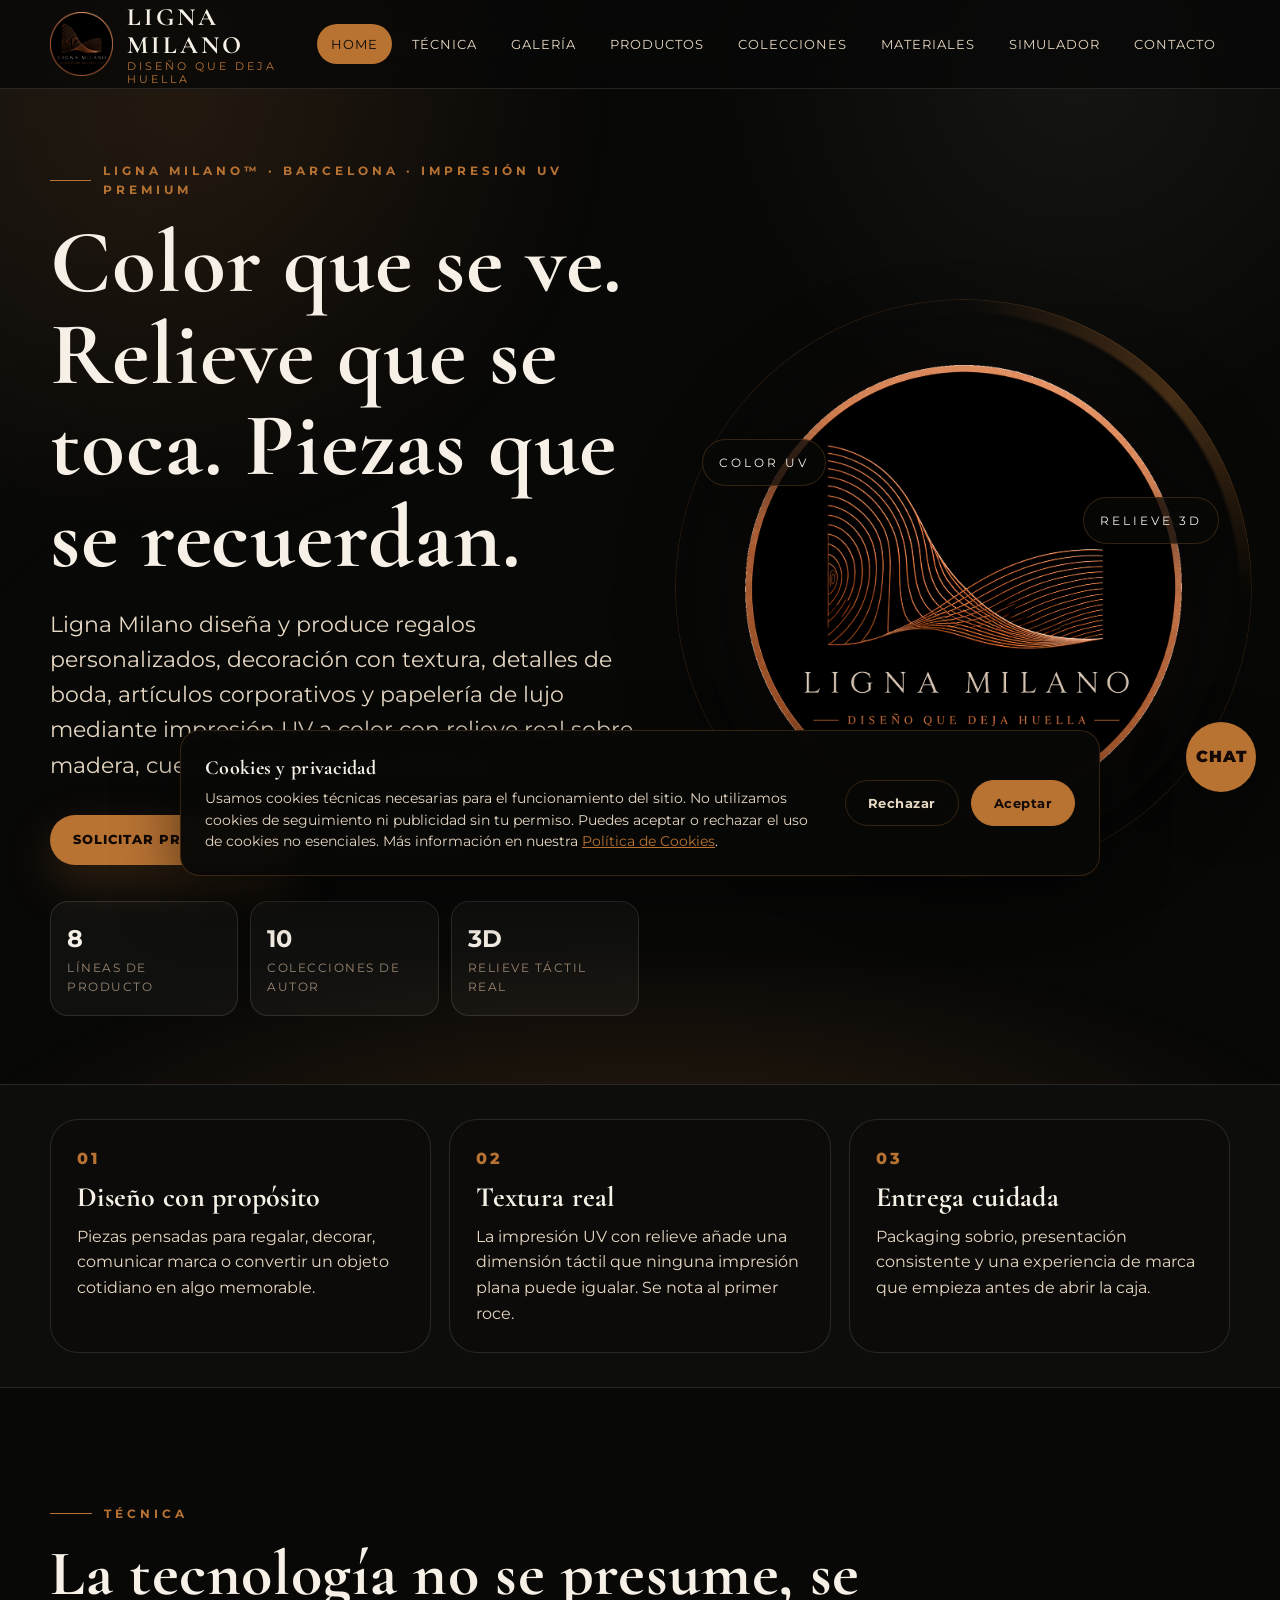
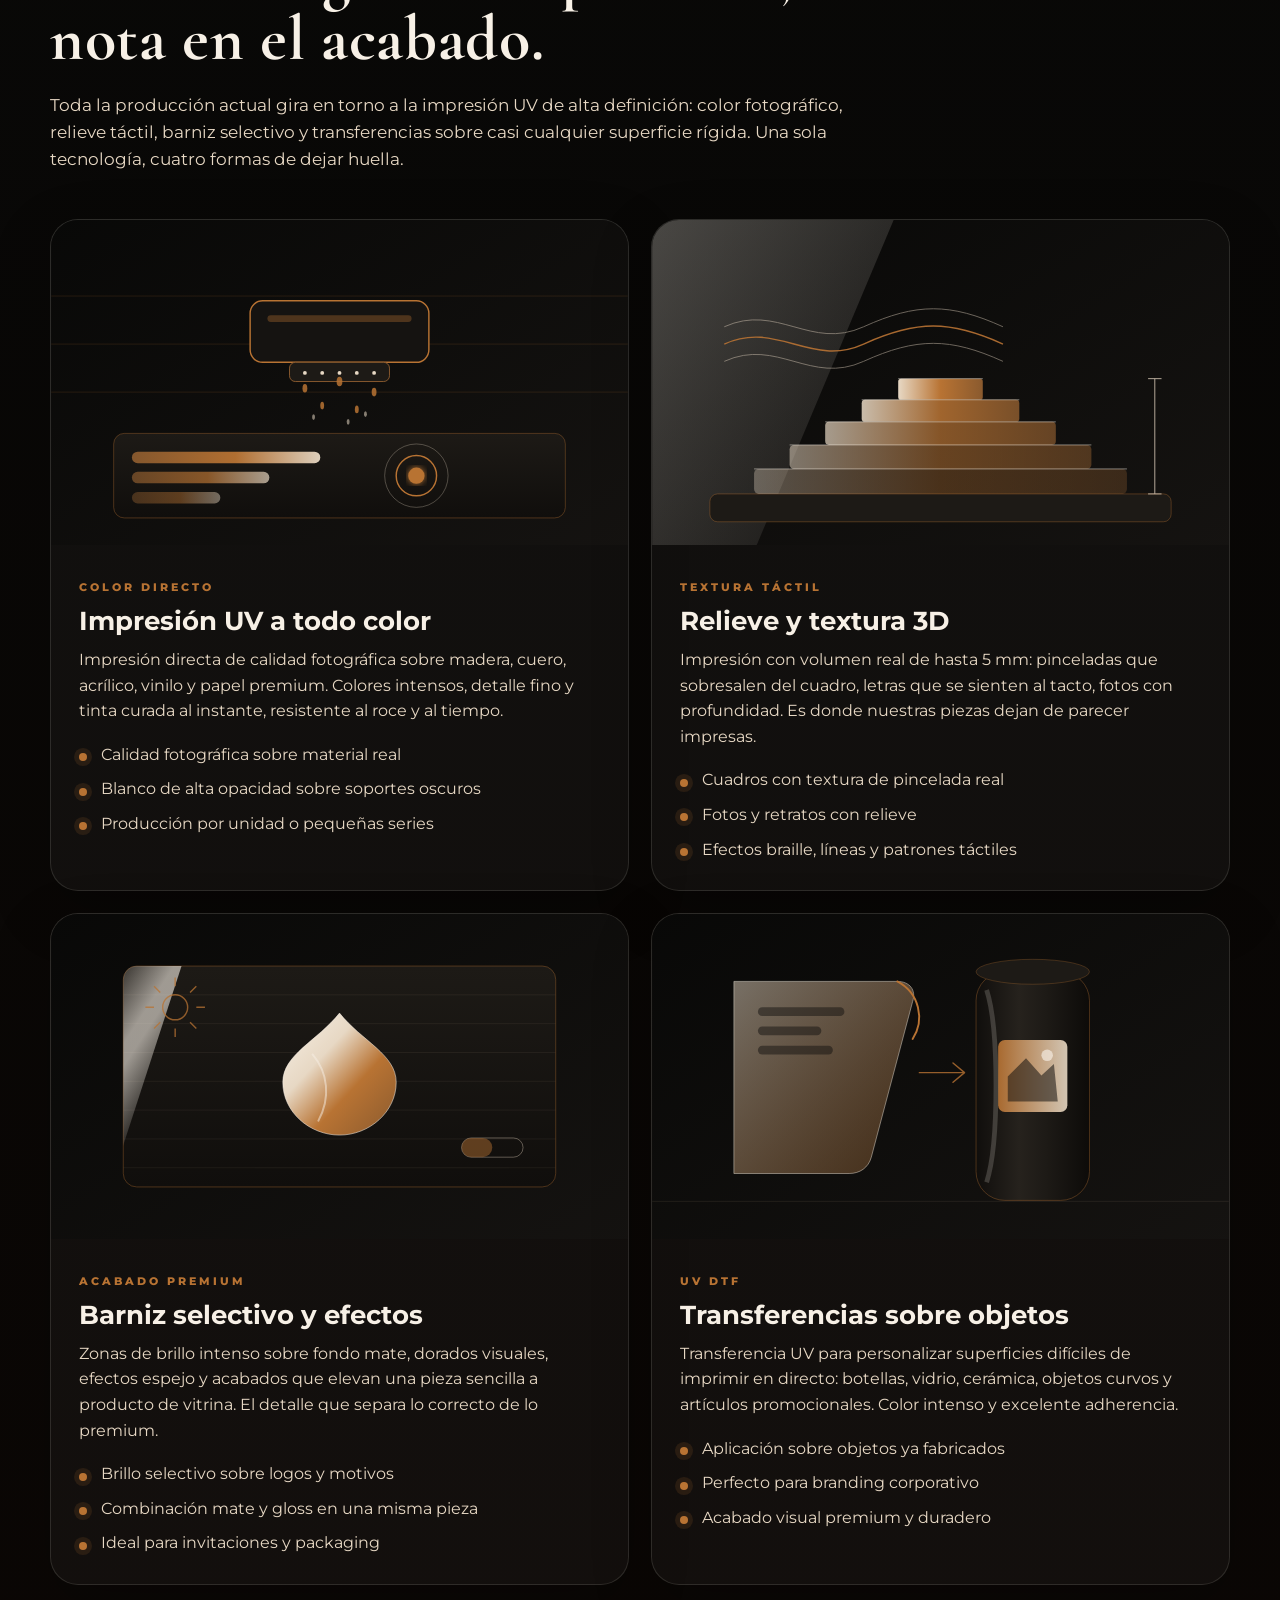
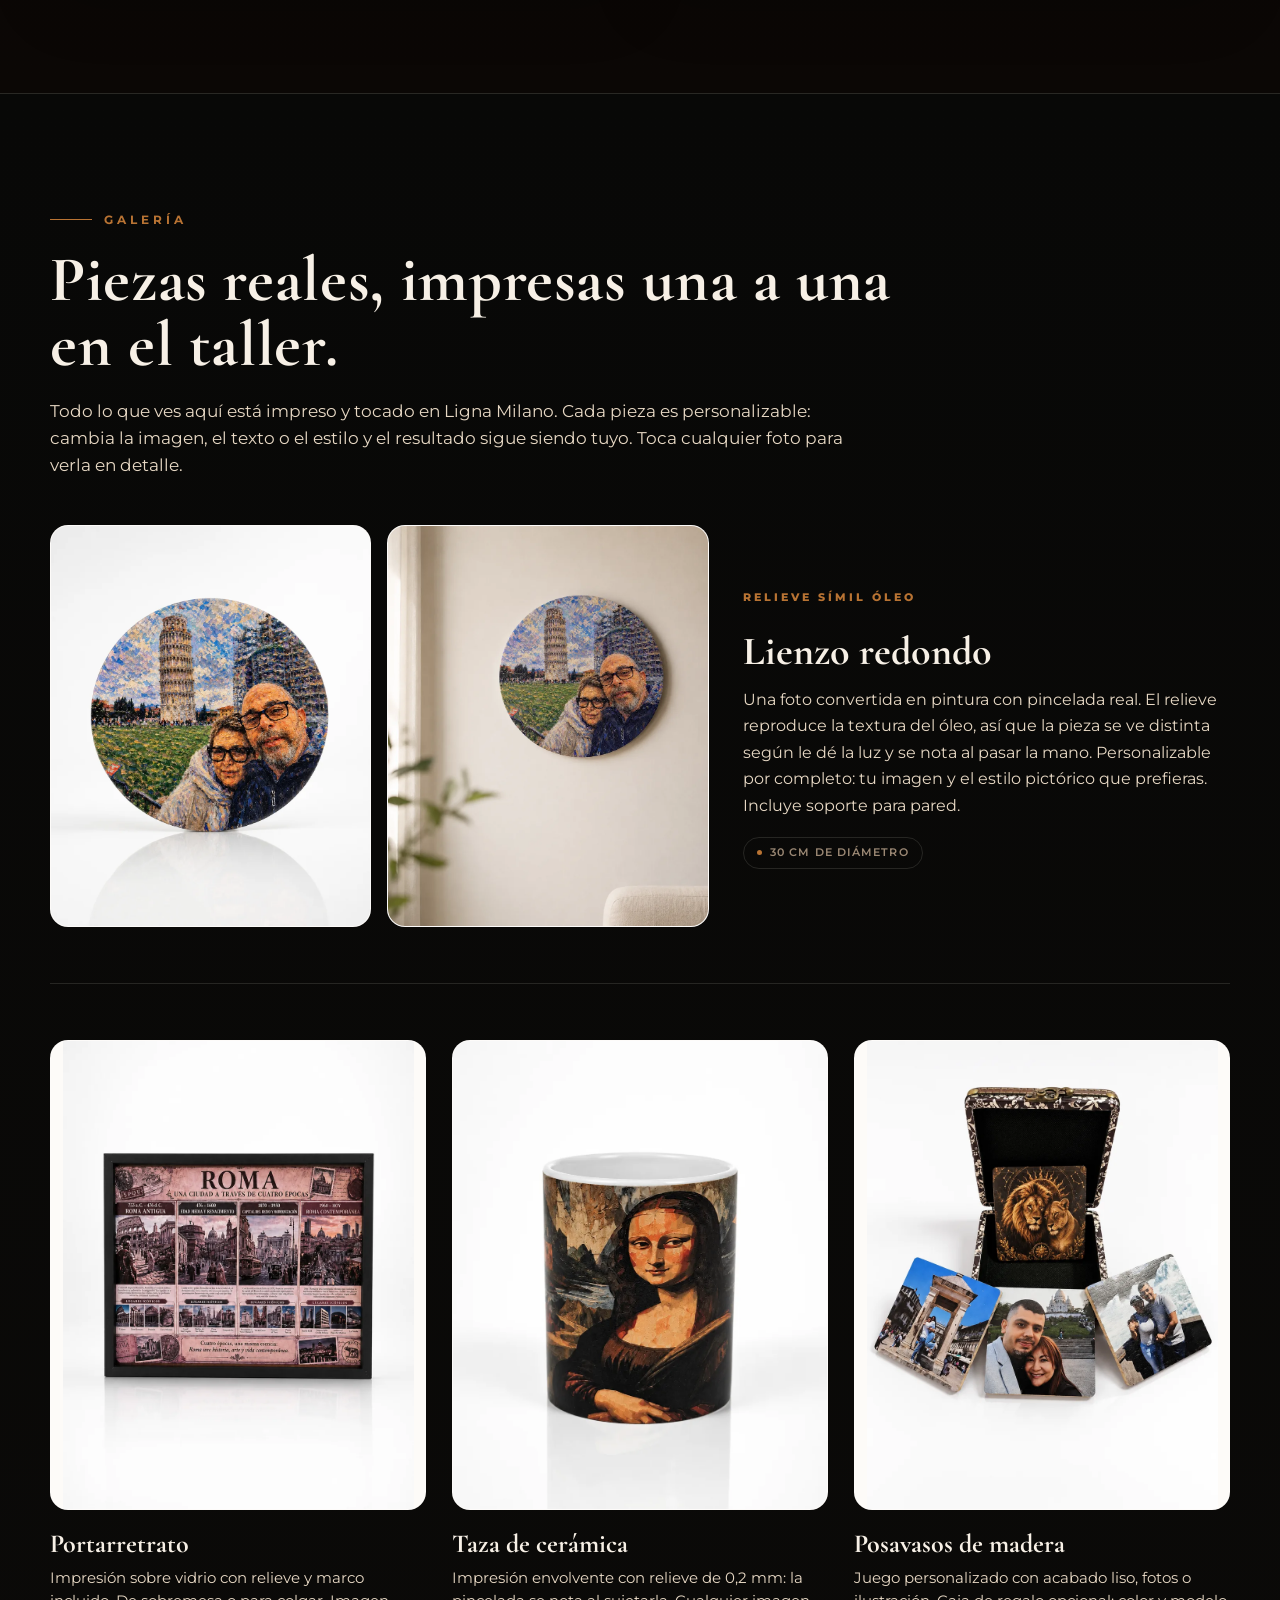
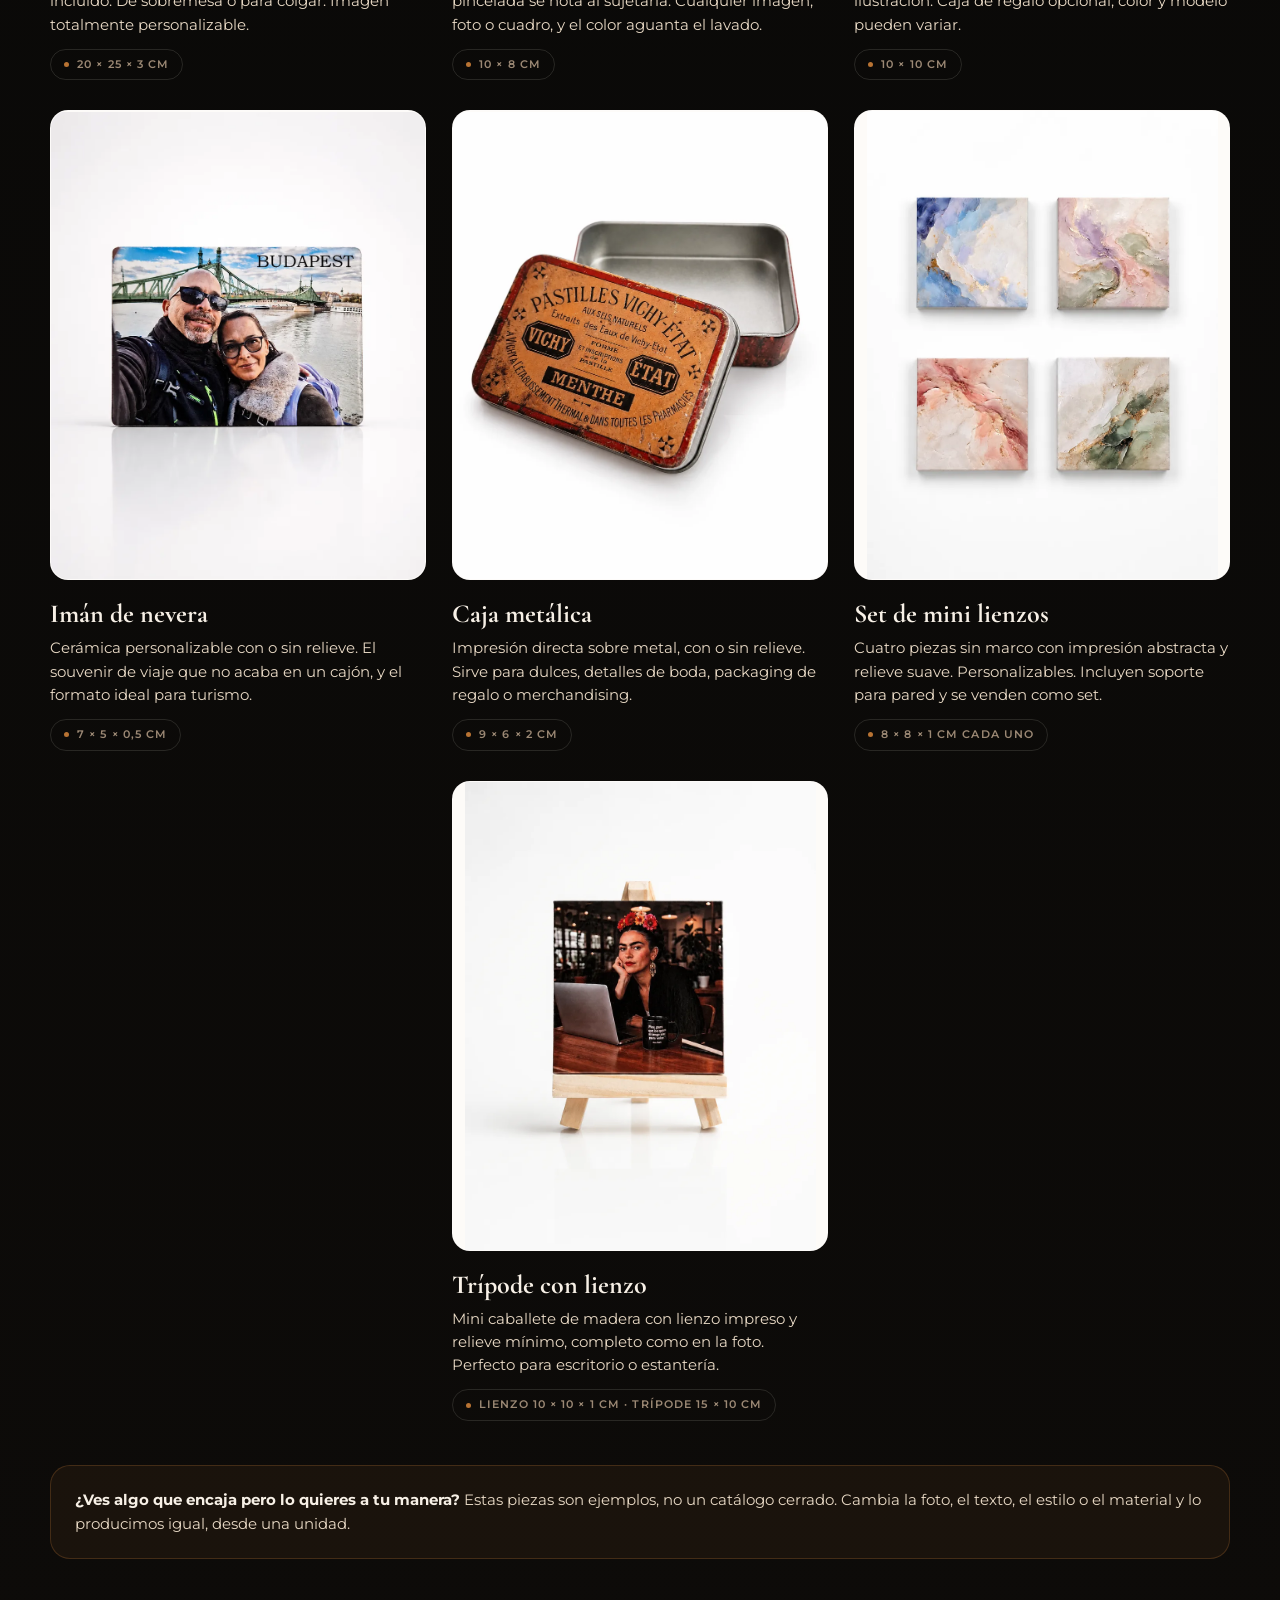
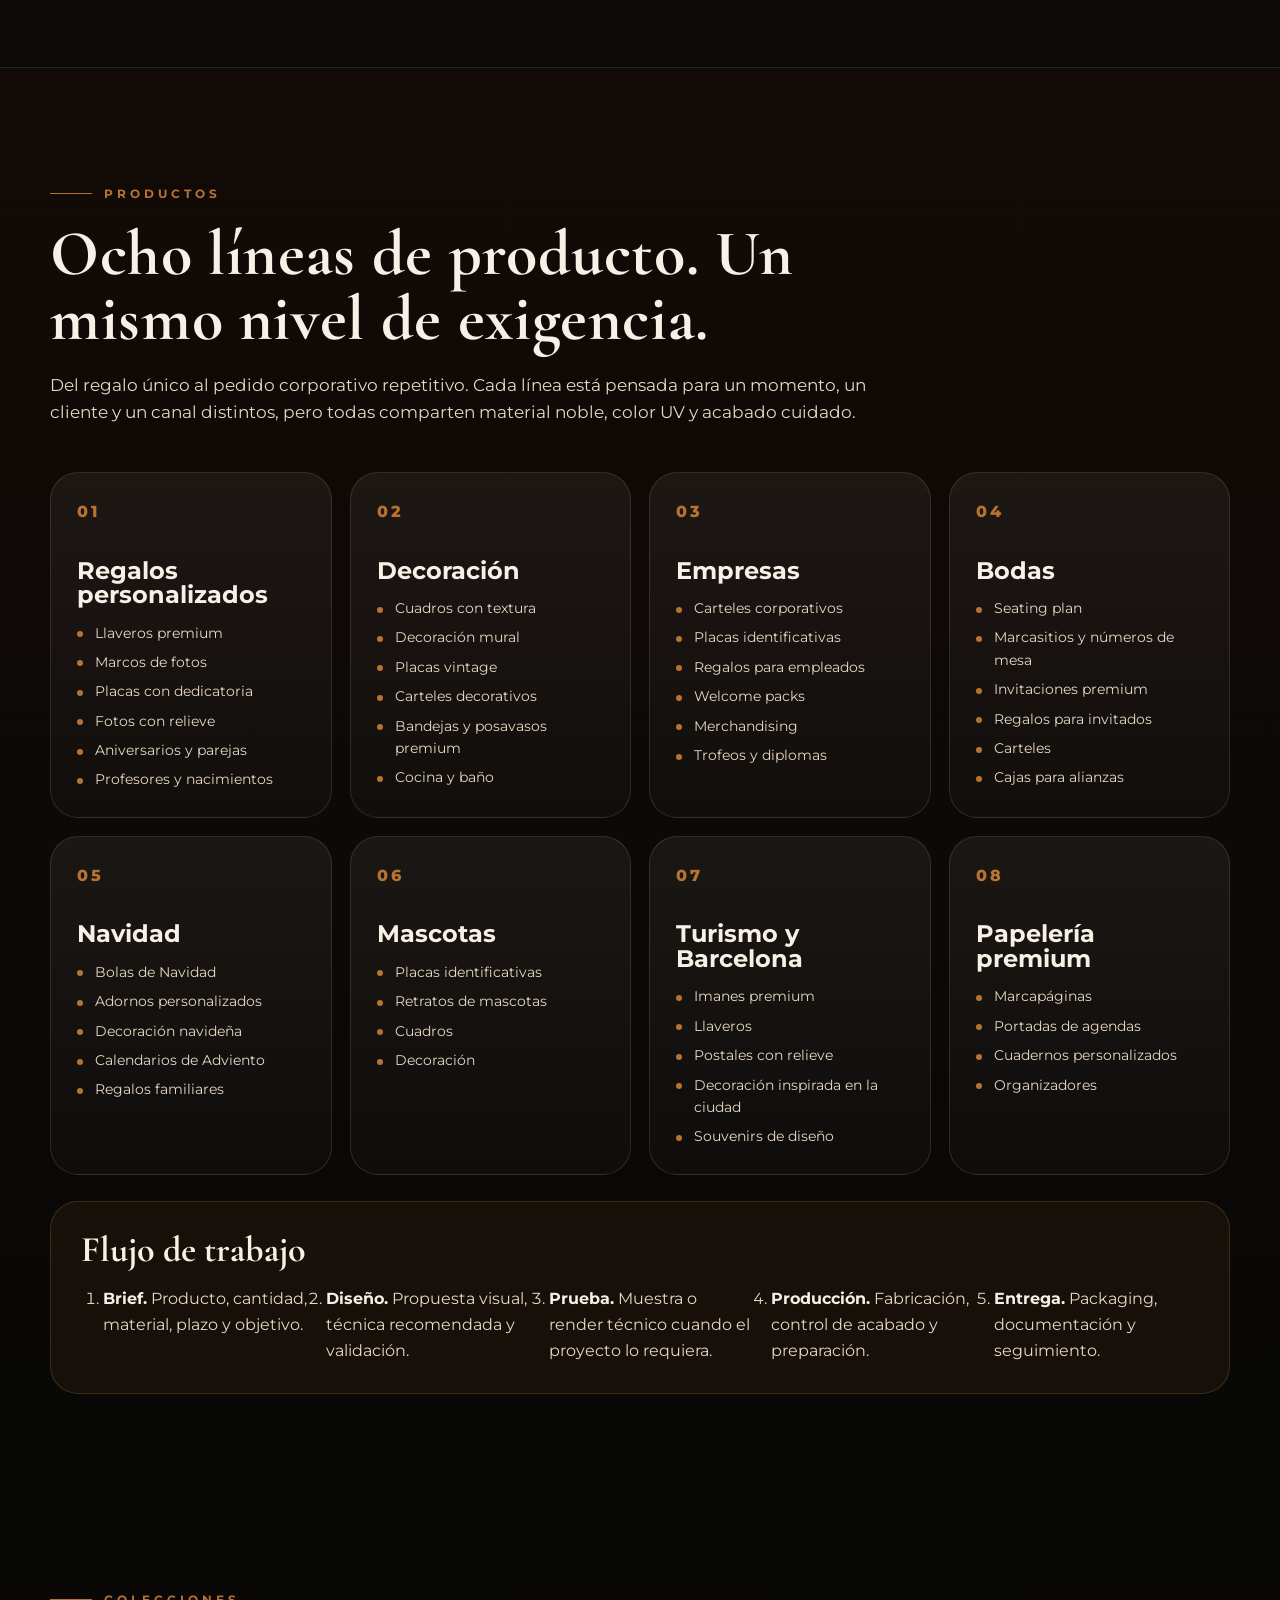
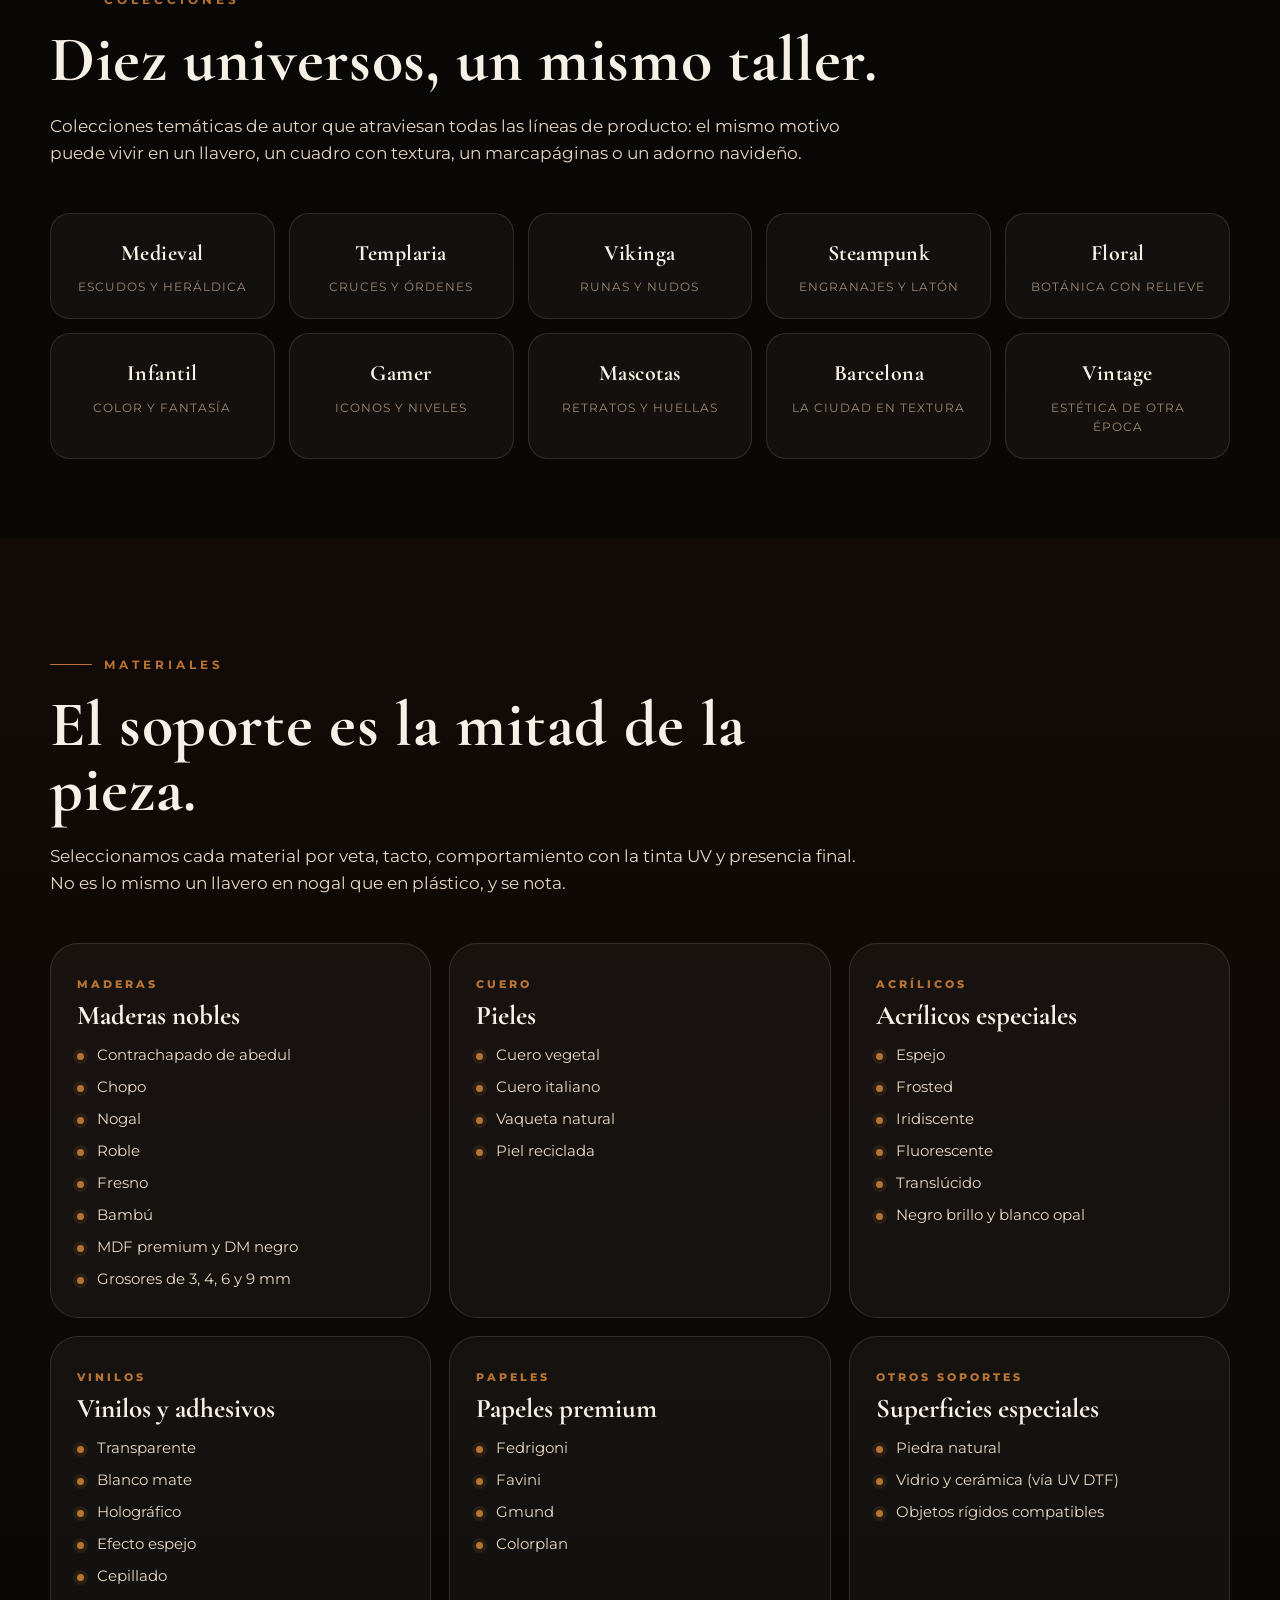
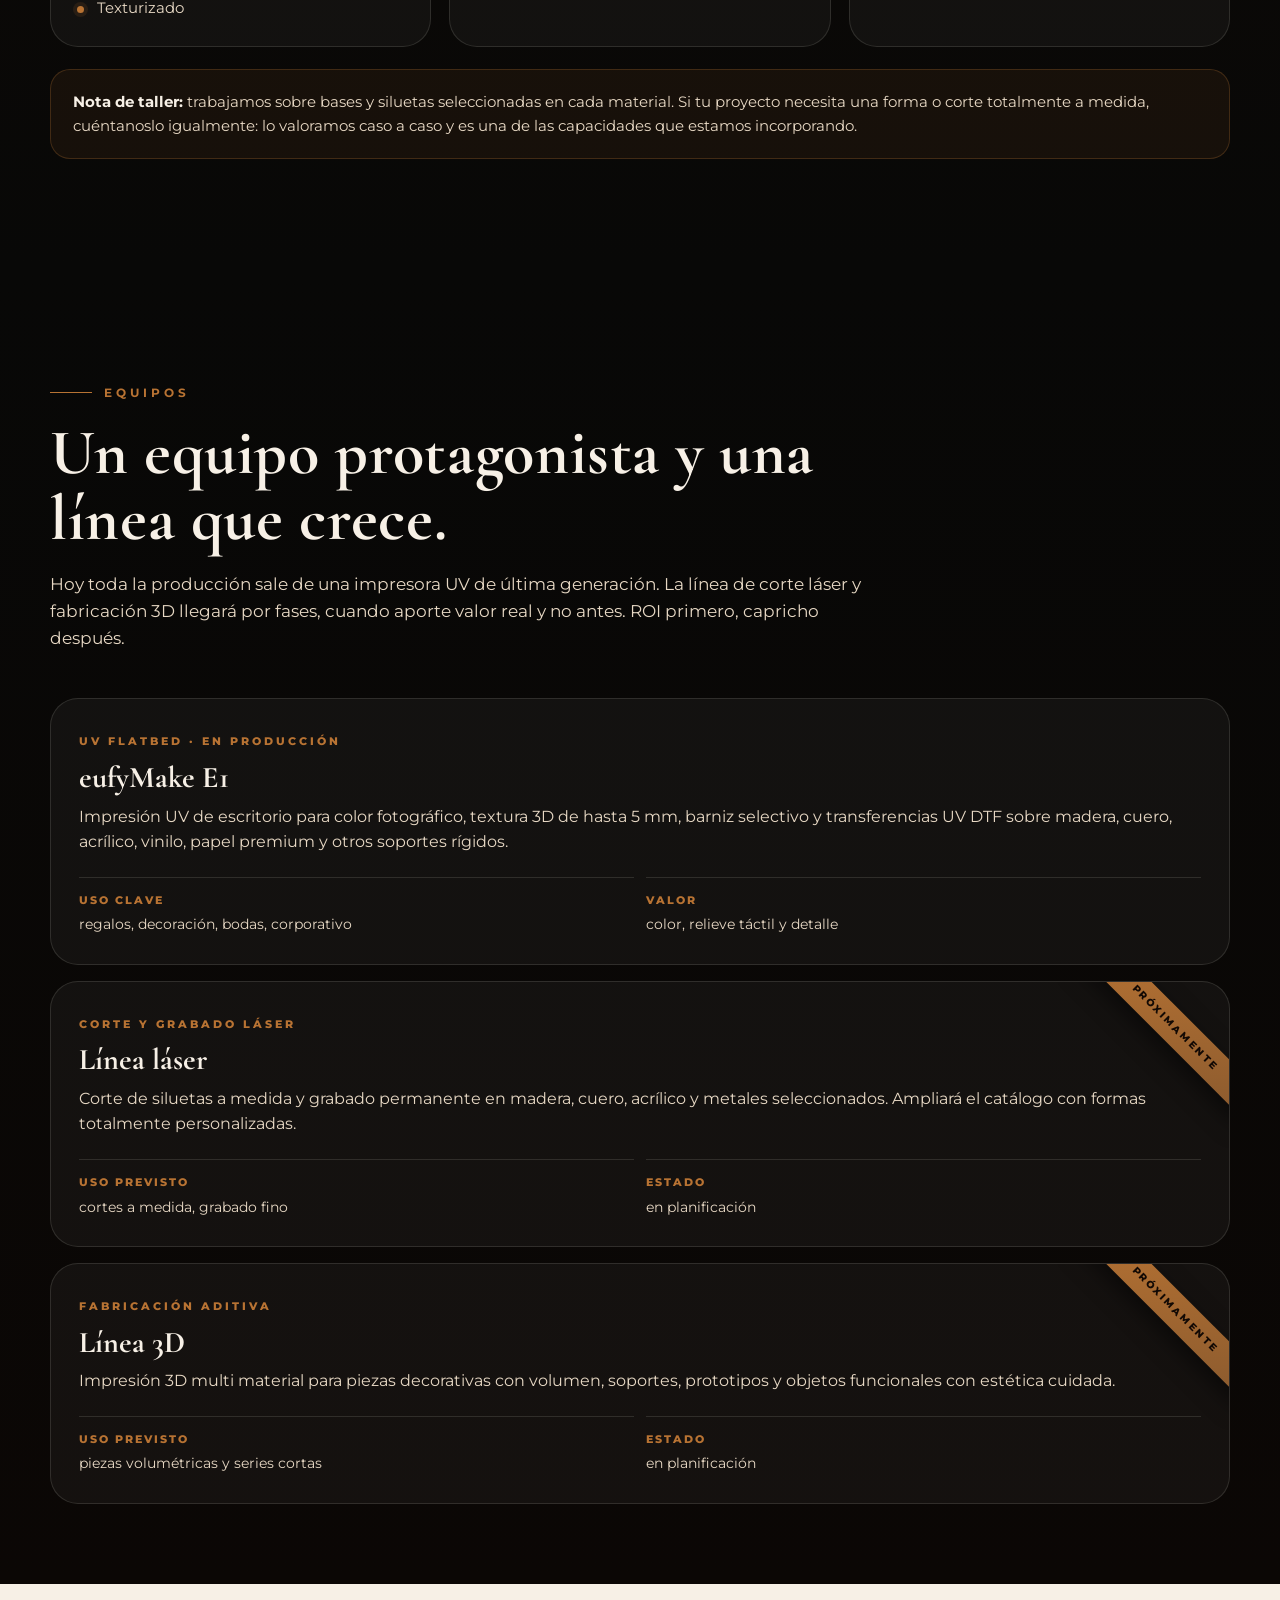
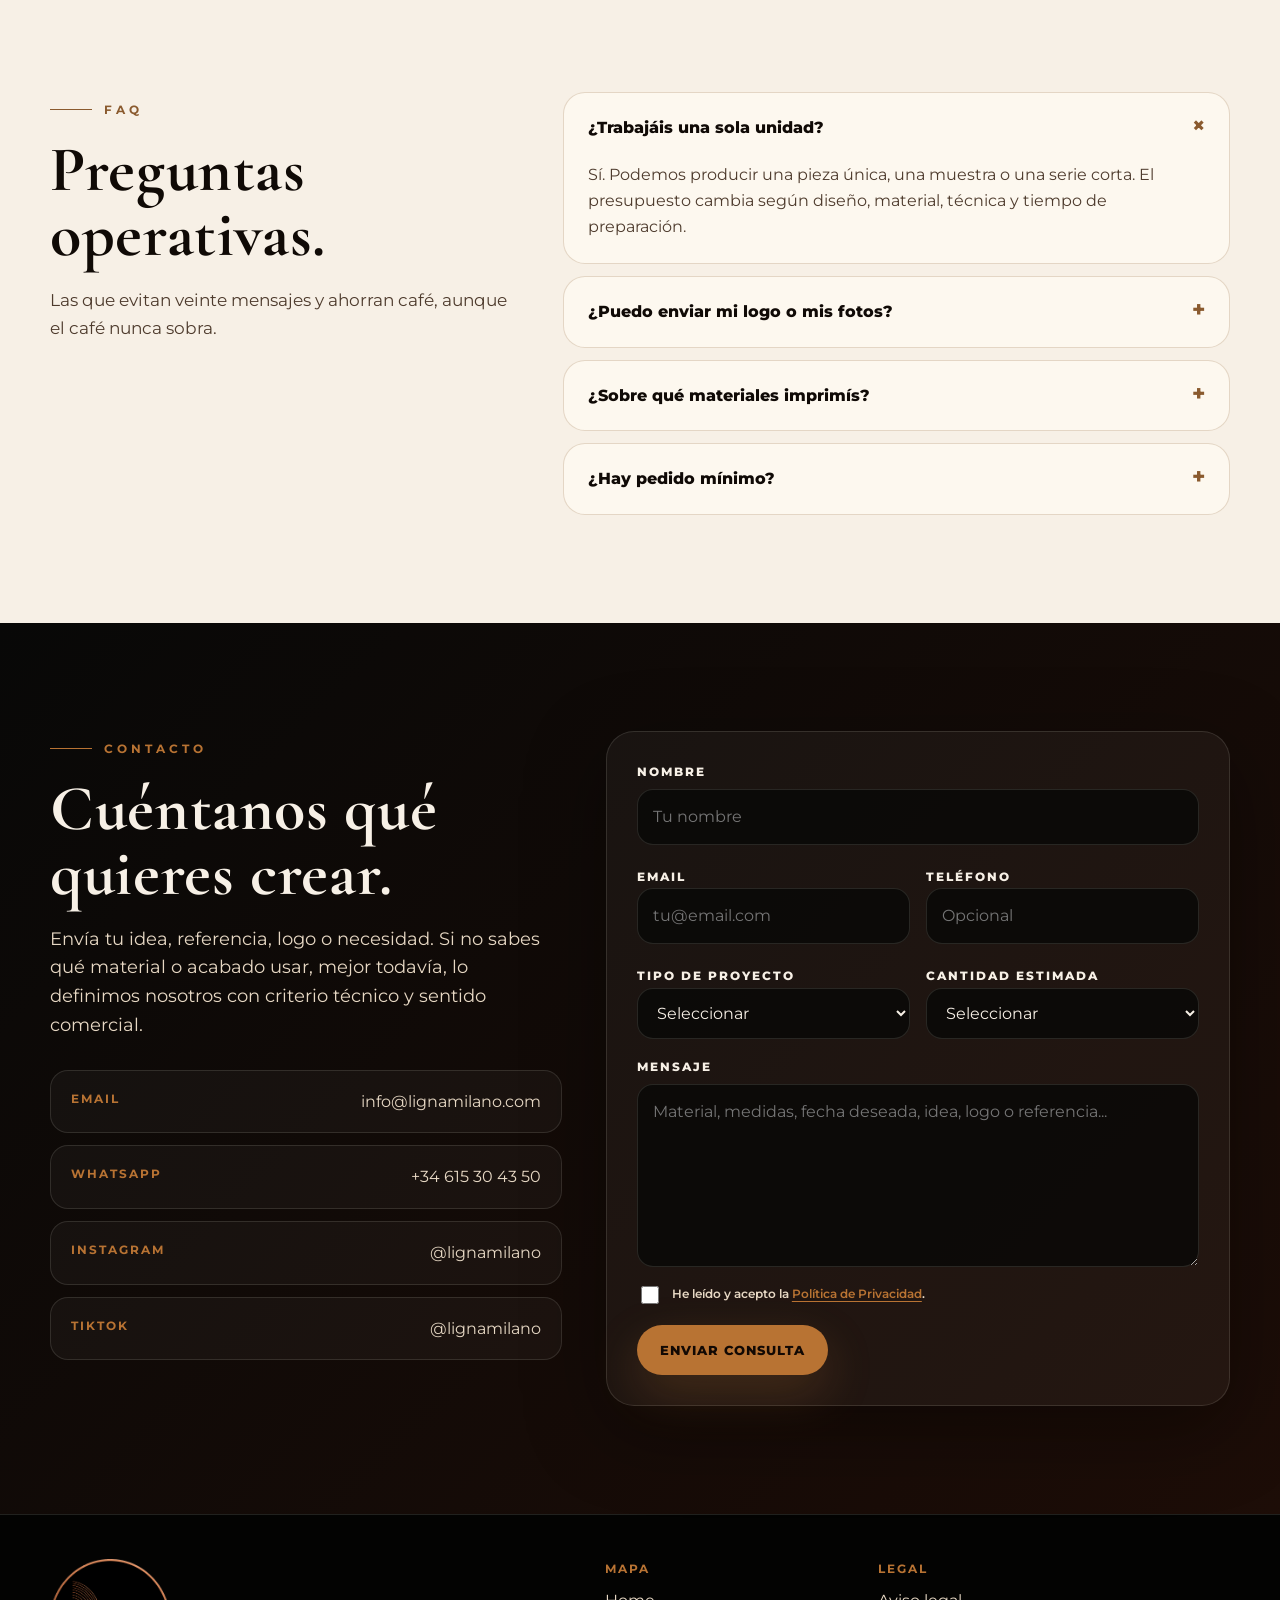
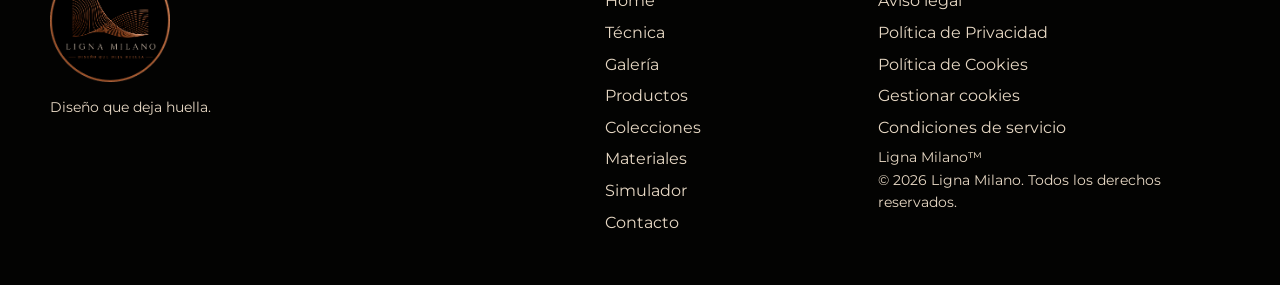
<file: index.html>
<!doctype html>
<html lang="es">
<head>
  <meta charset="utf-8">
  <meta name="viewport" content="width=device-width, initial-scale=1">
  <title>Ligna Milano | Impresión UV premium: regalos personalizados, decoración y bodas</title>
  <meta name="description" content="Ligna Milano crea regalos personalizados, decoración con textura, detalles de boda, regalos corporativos y papelería premium mediante impresión UV a color con relieve real sobre madera, cuero, acrílico y más. Ligna Milano™.">
  <meta name="robots" content="index, follow, max-image-preview:large, max-snippet:-1, max-video-preview:-1">
  <meta name="author" content="Ligna Milano">
  <meta name="keywords" content="impresión UV, regalos personalizados, decoración personalizada, cuadros con textura, regalos corporativos, detalles de boda, seating plan, UV DTF, souvenirs Barcelona, papelería premium, Barcelona, España">
  <link rel="canonical" href="https://lignamilano.com/">
  <link rel="alternate" hreflang="es-ES" href="https://lignamilano.com/">
  <link rel="alternate" hreflang="x-default" href="https://lignamilano.com/">
  <meta name="theme-color" content="#080807">
  <meta property="og:title" content="Ligna Milano | Diseño que deja huella">
  <meta property="og:description" content="Impresión UV premium con relieve real: regalos personalizados, decoración, bodas, empresas y colecciones de autor.">
  <meta property="og:type" content="website">
  <meta property="og:url" content="https://lignamilano.com/">
  <meta property="og:site_name" content="Ligna Milano">
  <meta property="og:locale" content="es_ES">
  <meta property="og:image" content="https://lignamilano.com/assets/img/og-ligna-milano.png">
  <meta property="og:image:alt" content="Ligna Milano, diseño que deja huella">
  <meta name="twitter:card" content="summary_large_image">
  <meta name="twitter:title" content="Ligna Milano | Diseño que deja huella">
  <meta name="twitter:description" content="Impresión UV premium con relieve real: regalos personalizados, decoración, bodas y empresas.">
  <meta name="twitter:image" content="https://lignamilano.com/assets/img/og-ligna-milano.png">
  <link rel="icon" type="image/png" sizes="32x32" href="assets/img/favicon-32.png">
  <link rel="icon" type="image/png" sizes="192x192" href="assets/img/favicon-192.png">
  <link rel="preconnect" href="https://fonts.googleapis.com">
  <link rel="preconnect" href="https://fonts.gstatic.com" crossorigin>
  <link href="https://fonts.googleapis.com/css2?family=Cormorant+Garamond:wght@500;600;700&family=Montserrat:wght@400;500;600;700;800;900&display=swap" rel="stylesheet">
  <link rel="stylesheet" href="assets/css/styles.css?v=10">
  <link rel="stylesheet" href="assets/css/uv-update.css?v=1">
  <link rel="stylesheet" href="assets/css/cookie-banner.css?v=1">
  <link rel="stylesheet" href="assets/css/galeria.css?v=1">
  <script type="application/ld+json">
{
  "@context": "https://schema.org",
  "@graph": [
    {
      "@type": "Organization",
      "@id": "https://lignamilano.com/#organization",
      "name": "Ligna Milano",
      "url": "https://lignamilano.com/",
      "logo": "https://lignamilano.com/assets/img/logo-ligna-milano.png",
      "email": "info@lignamilano.com",
      "telephone": "+34615304350",
      "slogan": "Diseño que deja huella",
      "sameAs": [
        "https://www.instagram.com/lignamilano",
        "https://www.tiktok.com/@lignamilano"
      ]
    },
    {
      "@type": "LocalBusiness",
      "@id": "https://lignamilano.com/#localbusiness",
      "name": "Ligna Milano",
      "image": "https://lignamilano.com/assets/img/og-ligna-milano.png",
      "url": "https://lignamilano.com/",
      "email": "info@lignamilano.com",
      "telephone": "+34615304350",
      "areaServed": [
        "España",
        "Barcelona",
        "Unión Europea"
      ],
      "address": {
        "@type": "PostalAddress",
        "addressLocality": "Barcelona",
        "addressCountry": "ES"
      },
      "priceRange": "€€",
      "description": "Diseño y producción de regalos personalizados, decoración con textura, detalles de boda, regalos corporativos y papelería premium mediante impresión UV con relieve sobre madera, cuero, acrílico, vinilo y papel de lujo."
    },
    {
      "@type": "WebSite",
      "@id": "https://lignamilano.com/#website",
      "url": "https://lignamilano.com/",
      "name": "Ligna Milano",
      "publisher": {
        "@id": "https://lignamilano.com/#organization"
      },
      "inLanguage": "es-ES"
    },
    {
      "@type": "Service",
      "@id": "https://lignamilano.com/#services",
      "name": "Personalización premium mediante impresión UV",
      "provider": {
        "@id": "https://lignamilano.com/#organization"
      },
      "areaServed": {
        "@type": "Country",
        "name": "España"
      },
      "serviceType": [
        "Impresión UV a color",
        "Relieve y textura 3D",
        "Barniz selectivo",
        "Transferencias UV DTF",
        "Regalos personalizados",
        "Regalos corporativos",
        "Detalles y papelería de boda",
        "Decoración personalizada"
      ],
      "description": "Producción personalizada de regalos, decoración, detalles de boda, artículos corporativos, souvenirs y papelería premium mediante impresión UV a color con relieve táctil sobre madera, cuero, acrílico, vinilo y papel de lujo."
    },
    {
      "@type": "FAQPage",
      "@id": "https://lignamilano.com/#faq",
      "mainEntity": [
        {
          "@type": "Question",
          "name": "¿Trabajáis una sola unidad?",
          "acceptedAnswer": {
            "@type": "Answer",
            "text": "Sí. Ligna Milano puede producir una pieza única, una muestra o una serie corta. El presupuesto depende del diseño, material, técnica y tiempo de preparación."
          }
        },
        {
          "@type": "Question",
          "name": "¿Puedo enviar mi logo o mis fotos?",
          "acceptedAnswer": {
            "@type": "Answer",
            "text": "Sí. Para logos, lo ideal es enviar archivos vectoriales en SVG, PDF, AI o EPS. Para fotos, cuanta más resolución mejor. También se pueden revisar archivos PNG o JPG para validar si sirven para producción."
          }
        },
        {
          "@type": "Question",
          "name": "¿Sobre qué materiales imprimís?",
          "acceptedAnswer": {
            "@type": "Answer",
            "text": "Maderas nobles como abedul, nogal, roble, fresno o bambú, cuero vegetal e italiano, acrílicos especiales, vinilos, papeles premium tipo Fedrigoni o Gmund y otros soportes rígidos compatibles con impresión UV."
          }
        },
        {
          "@type": "Question",
          "name": "¿Hay pedido mínimo?",
          "acceptedAnswer": {
            "@type": "Answer",
            "text": "No para proyectos personalizados. Para campañas corporativas o piezas seriadas conviene definir cantidad objetivo para optimizar coste unitario."
          }
        }
      ]
    }
  ]
}
  </script>
</head>
<body>
  <a class="skip-link" href="#main">Saltar al contenido</a>

  <header class="site-header" data-header>
    <div class="container header-inner">
      <a class="brand" href="#home" aria-label="Ligna Milano, inicio">
        <img src="assets/img/logo-ligna-milano.png" alt="Ligna Milano" class="brand-logo">
        <span class="brand-copy">
          <strong>Ligna Milano</strong>
          <small>Diseño que deja huella</small>
        </span>
      </a>

      <button class="nav-toggle" type="button" aria-label="Abrir menú" aria-controls="site-nav" aria-expanded="false" data-nav-toggle>
        <span></span><span></span><span></span>
      </button>

      <nav id="site-nav" class="site-nav" data-nav>
        <a href="#home">Home</a>
        <a href="#tecnica">Técnica</a>
        <a href="#galeria">Galería</a>
        <a href="#productos">Productos</a>
        <a href="#colecciones">Colecciones</a>
        <a href="#materiales">Materiales</a>
        <a href="simulador.html">Simulador</a>
        <a href="#contacto">Contacto</a>
      </nav>
    </div>
  </header>

  <main id="main">
    <section id="home" class="hero section-shell">
      <div class="container hero-grid">
        <div class="hero-copy reveal">
          <span class="eyebrow">Ligna Milano™ · Barcelona · Impresión UV premium</span>
          <h1>Color que se ve. Relieve que se toca. Piezas que se recuerdan.</h1>
          <p class="hero-lead">Ligna Milano diseña y produce regalos personalizados, decoración con textura, detalles de boda, artículos corporativos y papelería de lujo mediante impresión UV a color con relieve real sobre madera, cuero, acrílico y papel premium.</p>
          <div class="hero-actions">
            <a class="btn btn-primary" href="#contacto">Solicitar presupuesto</a>
            <a class="btn btn-ghost" href="#productos">Ver productos</a>
          </div>
          <div class="hero-metrics" aria-label="Capacidades de Ligna Milano">
            <div><strong>8</strong><span>líneas de producto</span></div>
            <div><strong>10</strong><span>colecciones de autor</span></div>
            <div><strong>3D</strong><span>relieve táctil real</span></div>
          </div>
        </div>

        <div class="hero-visual reveal" aria-hidden="true">
          <div class="logo-orbit">
            <img src="assets/img/logo-ligna-milano.png" alt="" class="hero-logo">
          </div>
          <div class="visual-card vc-one">Color UV</div>
          <div class="visual-card vc-two">Relieve 3D</div>
          <div class="visual-card vc-three">UV DTF</div>
        </div>
      </div>
    </section>

    <section class="intro-band">
      <div class="container intro-grid">
        <article>
          <span>01</span>
          <h2>Diseño con propósito</h2>
          <p>Piezas pensadas para regalar, decorar, comunicar marca o convertir un objeto cotidiano en algo memorable.</p>
        </article>
        <article>
          <span>02</span>
          <h2>Textura real</h2>
          <p>La impresión UV con relieve añade una dimensión táctil que ninguna impresión plana puede igualar. Se nota al primer roce.</p>
        </article>
        <article>
          <span>03</span>
          <h2>Entrega cuidada</h2>
          <p>Packaging sobrio, presentación consistente y una experiencia de marca que empieza antes de abrir la caja.</p>
        </article>
      </div>
    </section>

    <section id="tecnica" class="section section-dark">
      <div class="container">
        <div class="section-heading reveal">
          <span class="eyebrow">Técnica</span>
          <h2>La tecnología no se presume, se nota en el acabado.</h2>
          <p>Toda la producción actual gira en torno a la impresión UV de alta definición: color fotográfico, relieve táctil, barniz selectivo y transferencias sobre casi cualquier superficie rígida. Una sola tecnología, cuatro formas de dejar huella.</p>
        </div>

        <div class="process-grid">
          <article class="process-card reveal">
            <img src="assets/img/process-uv.svg" alt="Representación de impresión UV a color de alta definición" loading="lazy">
            <div>
              <span class="tag">Color directo</span>
              <h3>Impresión UV a todo color</h3>
              <p>Impresión directa de calidad fotográfica sobre madera, cuero, acrílico, vinilo y papel premium. Colores intensos, detalle fino y tinta curada al instante, resistente al roce y al tiempo.</p>
              <ul>
                <li>Calidad fotográfica sobre material real</li>
                <li>Blanco de alta opacidad sobre soportes oscuros</li>
                <li>Producción por unidad o pequeñas series</li>
              </ul>
            </div>
          </article>

          <article class="process-card reveal">
            <img src="assets/img/process-relief.svg" alt="Representación de relieve y textura 3D impresa" loading="lazy">
            <div>
              <span class="tag">Textura táctil</span>
              <h3>Relieve y textura 3D</h3>
              <p>Impresión con volumen real de hasta 5 mm: pinceladas que sobresalen del cuadro, letras que se sienten al tacto, fotos con profundidad. Es donde nuestras piezas dejan de parecer impresas.</p>
              <ul>
                <li>Cuadros con textura de pincelada real</li>
                <li>Fotos y retratos con relieve</li>
                <li>Efectos braille, líneas y patrones táctiles</li>
              </ul>
            </div>
          </article>

          <article class="process-card reveal">
            <img src="assets/img/process-laser.svg" alt="Representación de acabados con barniz selectivo brillante" loading="lazy">
            <div>
              <span class="tag">Acabado premium</span>
              <h3>Barniz selectivo y efectos</h3>
              <p>Zonas de brillo intenso sobre fondo mate, dorados visuales, efectos espejo y acabados que elevan una pieza sencilla a producto de vitrina. El detalle que separa lo correcto de lo premium.</p>
              <ul>
                <li>Brillo selectivo sobre logos y motivos</li>
                <li>Combinación mate y gloss en una misma pieza</li>
                <li>Ideal para invitaciones y packaging</li>
              </ul>
            </div>
          </article>

          <article class="process-card reveal">
            <img src="assets/img/process-uvdtf.svg" alt="Representación de transferencia UV DTF sobre objetos" loading="lazy">
            <div>
              <span class="tag">UV DTF</span>
              <h3>Transferencias sobre objetos</h3>
              <p>Transferencia UV para personalizar superficies difíciles de imprimir en directo: botellas, vidrio, cerámica, objetos curvos y artículos promocionales. Color intenso y excelente adherencia.</p>
              <ul>
                <li>Aplicación sobre objetos ya fabricados</li>
                <li>Perfecto para branding corporativo</li>
                <li>Acabado visual premium y duradero</li>
              </ul>
            </div>
          </article>
        </div>
      </div>
    </section>

    <section id="galeria" class="section gallery-section">
      <div class="container">
        <div class="section-heading reveal">
          <span class="eyebrow">Galería</span>
          <h2>Piezas reales, impresas una a una en el taller.</h2>
          <p>Todo lo que ves aquí está impreso y tocado en Ligna Milano. Cada pieza es personalizable: cambia la imagen, el texto o el estilo y el resultado sigue siendo tuyo. Toca cualquier foto para verla en detalle.</p>
        </div>

        <article class="piece-featured reveal">
          <div class="featured-shots">
            <button type="button" class="piece-figure" data-piece-title="Lienzo redondo con relieve" data-piece='[{"src":"assets/img/productos/lienzo-redondo-1.webp","alt":"Lienzo redondo de 30 cm con retrato impreso en relieve símil óleo, estilo Monet"},{"src":"assets/img/productos/lienzo-redondo-2.webp","alt":"El mismo lienzo redondo colgado en la pared de un salón"}]'>
              <img src="assets/img/productos/lienzo-redondo-1.webp" alt="Lienzo redondo de 30 cm con retrato impreso en relieve símil óleo, estilo Monet" width="900" height="1125" loading="lazy">
            </button>
            <button type="button" class="piece-figure" data-piece-title="Lienzo redondo con relieve" data-piece='[{"src":"assets/img/productos/lienzo-redondo-2.webp","alt":"El mismo lienzo redondo colgado en la pared de un salón"},{"src":"assets/img/productos/lienzo-redondo-1.webp","alt":"Lienzo redondo de 30 cm con retrato impreso en relieve símil óleo, estilo Monet"}]'>
              <img src="assets/img/productos/lienzo-redondo-2.webp" alt="El mismo lienzo redondo colgado en la pared de un salón" width="900" height="1125" loading="lazy">
            </button>
          </div>
          <div>
            <span class="tag">Relieve símil óleo</span>
            <h3>Lienzo redondo</h3>
            <p>Una foto convertida en pintura con pincelada real. El relieve reproduce la textura del óleo, así que la pieza se ve distinta según le dé la luz y se nota al pasar la mano. Personalizable por completo: tu imagen y el estilo pictórico que prefieras. Incluye soporte para pared.</p>
            <span class="piece-spec">30 cm de diámetro</span>
          </div>
        </article>

        <div class="pieces-grid">
          <article class="piece-card reveal">
            <button type="button" class="piece-figure" data-piece-title="Portarretrato sobre vidrio" data-piece='[{"src":"assets/img/productos/portarretrato-1.webp","alt":"Portarretrato con marco negro y lámina sobre Roma impresa en vidrio con relieve"},{"src":"assets/img/productos/portarretrato-2.webp","alt":"El portarretrato de Roma visto en ángulo, mostrando el grosor del marco"}]'>
              <img src="assets/img/productos/portarretrato-1.webp" alt="Portarretrato con marco negro y lámina sobre Roma impresa en vidrio con relieve" width="900" height="1200" loading="lazy">
            </button>
            <h3>Portarretrato</h3>
            <p>Impresión sobre vidrio con relieve y marco incluido. De sobremesa o para colgar. Imagen totalmente personalizable.</p>
            <span class="piece-spec">20 × 25 × 3 cm</span>
          </article>

          <article class="piece-card reveal">
            <button type="button" class="piece-figure" data-piece-title="Taza de cerámica con relieve" data-piece='[{"src":"assets/img/productos/taza-1.webp","alt":"Taza de cerámica blanca con una reinterpretación de la Gioconda impresa con relieve de empaste"},{"src":"assets/img/productos/taza-ambiente.webp","alt":"La taza servida con té sobre la mesa de una cafetería"},{"src":"assets/img/productos/taza-2.webp","alt":"La misma taza girada, mostrando cómo la imagen continúa hasta el asa"},{"src":"assets/img/productos/taza-3.webp","alt":"Cara opuesta de la taza, con el paisaje del fondo envolviendo la cerámica"}]'>
              <img src="assets/img/productos/taza-1.webp" alt="Taza de cerámica blanca con una reinterpretación de la Gioconda impresa con relieve de empaste" width="900" height="1125" loading="lazy">
            </button>
            <h3>Taza de cerámica</h3>
            <p>Impresión envolvente con relieve de 0,2 mm: la pincelada se nota al sujetarla. Cualquier imagen, foto o cuadro, y el color aguanta el lavado.</p>
            <span class="piece-spec">10 × 8 cm</span>
          </article>

          <article class="piece-card reveal">
            <button type="button" class="piece-figure" data-piece-title="Posavasos de madera" data-piece='[{"src":"assets/img/productos/posavasos-3.webp","alt":"Caja abierta con cuatro posavasos de madera personalizados con fotos"},{"src":"assets/img/productos/posavasos-1.webp","alt":"Caja floral cerrada con el logotipo de Ligna Milano en la tapa"},{"src":"assets/img/productos/posavasos-2.webp","alt":"Caja abierta mostrando un posavasos con ilustración de leones"}]'>
              <img src="assets/img/productos/posavasos-3.webp" alt="Caja abierta con cuatro posavasos de madera personalizados con fotos" width="900" height="1200" loading="lazy">
            </button>
            <h3>Posavasos de madera</h3>
            <p>Juego personalizado con acabado liso, fotos o ilustración. Caja de regalo opcional; color y modelo pueden variar.</p>
            <span class="piece-spec">10 × 10 cm</span>
          </article>

          <article class="piece-card reveal">
            <button type="button" class="piece-figure" data-piece-title="Imán de nevera" data-piece='[{"src":"assets/img/productos/iman-nevera-1.webp","alt":"Imán de cerámica con una foto de pareja en Budapest y el nombre de la ciudad"},{"src":"assets/img/productos/iman-nevera-2.webp","alt":"Imán de cerámica con un paisaje fluvial y el rótulo Berisso"}]'>
              <img src="assets/img/productos/iman-nevera-1.webp" alt="Imán de cerámica con una foto de pareja en Budapest y el nombre de la ciudad" width="900" height="1125" loading="lazy">
            </button>
            <h3>Imán de nevera</h3>
            <p>Cerámica personalizable con o sin relieve. El souvenir de viaje que no acaba en un cajón, y el formato ideal para turismo.</p>
            <span class="piece-spec">7 × 5 × 0,5 cm</span>
          </article>

          <article class="piece-card reveal">
            <button type="button" class="piece-figure" data-piece-title="Caja metálica" data-piece='[{"src":"assets/img/productos/caja-mentitas-1.webp","alt":"Caja metálica abierta con tapa impresa en estilo vintage francés"},{"src":"assets/img/productos/caja-mentitas-2.webp","alt":"La misma caja metálica cerrada, vista desde arriba"}]'>
              <img src="assets/img/productos/caja-mentitas-1.webp" alt="Caja metálica abierta con tapa impresa en estilo vintage francés" width="900" height="1125" loading="lazy">
            </button>
            <h3>Caja metálica</h3>
            <p>Impresión directa sobre metal, con o sin relieve. Sirve para dulces, detalles de boda, packaging de regalo o merchandising.</p>
            <span class="piece-spec">9 × 6 × 2 cm</span>
          </article>

          <article class="piece-card reveal">
            <button type="button" class="piece-figure" data-piece-title="Set de mini lienzos" data-piece='[{"src":"assets/img/productos/set-lienzos-1.webp","alt":"Cuatro mini lienzos abstractos en tonos azul, lila, rosa y verde colgados en pared"}]'>
              <img src="assets/img/productos/set-lienzos-1.webp" alt="Cuatro mini lienzos abstractos en tonos azul, lila, rosa y verde colgados en pared" width="900" height="1200" loading="lazy">
            </button>
            <h3>Set de mini lienzos</h3>
            <p>Cuatro piezas sin marco con impresión abstracta y relieve suave. Personalizables. Incluyen soporte para pared y se venden como set.</p>
            <span class="piece-spec">8 × 8 × 1 cm cada uno</span>
          </article>

          <article class="piece-card reveal">
            <button type="button" class="piece-figure" data-piece-title="Trípode con lienzo" data-piece='[{"src":"assets/img/productos/tripode-lienzo-2.webp","alt":"Mini caballete de madera con un lienzo cuadrado impreso"},{"src":"assets/img/productos/tripode-lienzo-1.webp","alt":"El mini caballete con lienzo visto en ángulo lateral"}]'>
              <img src="assets/img/productos/tripode-lienzo-2.webp" alt="Mini caballete de madera con un lienzo cuadrado impreso" width="900" height="1200" loading="lazy">
            </button>
            <h3>Trípode con lienzo</h3>
            <p>Mini caballete de madera con lienzo impreso y relieve mínimo, completo como en la foto. Perfecto para escritorio o estantería.</p>
            <span class="piece-spec">Lienzo 10 × 10 × 1 cm · trípode 15 × 10 cm</span>
          </article>
        </div>

        <div class="gallery-note reveal">
          <strong>¿Ves algo que encaja pero lo quieres a tu manera?</strong> Estas piezas son ejemplos, no un catálogo cerrado. Cambia la foto, el texto, el estilo o el material y lo producimos igual, desde una unidad.
        </div>
      </div>
    </section>

    <section id="productos" class="section section-warm compact-section">
      <div class="container">
        <div class="section-heading reveal">
          <span class="eyebrow">Productos</span>
          <h2>Ocho líneas de producto. Un mismo nivel de exigencia.</h2>
          <p>Del regalo único al pedido corporativo repetitivo. Cada línea está pensada para un momento, un cliente y un canal distintos, pero todas comparten material noble, color UV y acabado cuidado.</p>
        </div>

        <div class="project-grid">
          <article class="project-card reveal">
            <span>01</span>
            <h3>Regalos personalizados</h3>
            <ul>
              <li>Llaveros premium</li>
              <li>Marcos de fotos</li>
              <li>Placas con dedicatoria</li>
              <li>Fotos con relieve</li>
              <li>Aniversarios y parejas</li>
              <li>Profesores y nacimientos</li>
            </ul>
          </article>
          <article class="project-card reveal">
            <span>02</span>
            <h3>Decoración</h3>
            <ul>
              <li>Cuadros con textura</li>
              <li>Decoración mural</li>
              <li>Placas vintage</li>
              <li>Carteles decorativos</li>
              <li>Bandejas y posavasos premium</li>
              <li>Cocina y baño</li>
            </ul>
          </article>
          <article class="project-card reveal">
            <span>03</span>
            <h3>Empresas</h3>
            <ul>
              <li>Carteles corporativos</li>
              <li>Placas identificativas</li>
              <li>Regalos para empleados</li>
              <li>Welcome packs</li>
              <li>Merchandising</li>
              <li>Trofeos y diplomas</li>
            </ul>
          </article>
          <article class="project-card reveal">
            <span>04</span>
            <h3>Bodas</h3>
            <ul>
              <li>Seating plan</li>
              <li>Marcasitios y números de mesa</li>
              <li>Invitaciones premium</li>
              <li>Regalos para invitados</li>
              <li>Carteles</li>
              <li>Cajas para alianzas</li>
            </ul>
          </article>
          <article class="project-card reveal">
            <span>05</span>
            <h3>Navidad</h3>
            <ul>
              <li>Bolas de Navidad</li>
              <li>Adornos personalizados</li>
              <li>Decoración navideña</li>
              <li>Calendarios de Adviento</li>
              <li>Regalos familiares</li>
            </ul>
          </article>
          <article class="project-card reveal">
            <span>06</span>
            <h3>Mascotas</h3>
            <ul>
              <li>Placas identificativas</li>
              <li>Retratos de mascotas</li>
              <li>Cuadros</li>
              <li>Decoración</li>
            </ul>
          </article>
          <article class="project-card reveal">
            <span>07</span>
            <h3>Turismo y Barcelona</h3>
            <ul>
              <li>Imanes premium</li>
              <li>Llaveros</li>
              <li>Postales con relieve</li>
              <li>Decoración inspirada en la ciudad</li>
              <li>Souvenirs de diseño</li>
            </ul>
          </article>
          <article class="project-card reveal">
            <span>08</span>
            <h3>Papelería premium</h3>
            <ul>
              <li>Marcapáginas</li>
              <li>Portadas de agendas</li>
              <li>Cuadernos personalizados</li>
              <li>Organizadores</li>
            </ul>
          </article>
        </div>

        <div class="workflow reveal">
          <h3>Flujo de trabajo</h3>
          <ol>
            <li><strong>Brief.</strong> Producto, cantidad, material, plazo y objetivo.</li>
            <li><strong>Diseño.</strong> Propuesta visual, técnica recomendada y validación.</li>
            <li><strong>Prueba.</strong> Muestra o render técnico cuando el proyecto lo requiera.</li>
            <li><strong>Producción.</strong> Fabricación, control de acabado y preparación.</li>
            <li><strong>Entrega.</strong> Packaging, documentación y seguimiento.</li>
          </ol>
        </div>
      </div>
    </section>

    <section id="colecciones" class="section section-dark compact-section">
      <div class="container">
        <div class="section-heading reveal">
          <span class="eyebrow">Colecciones</span>
          <h2>Diez universos, un mismo taller.</h2>
          <p>Colecciones temáticas de autor que atraviesan todas las líneas de producto: el mismo motivo puede vivir en un llavero, un cuadro con textura, un marcapáginas o un adorno navideño.</p>
        </div>

        <div class="collections-grid reveal">
          <div class="collection-chip"><strong>Medieval</strong><span>escudos y heráldica</span></div>
          <div class="collection-chip"><strong>Templaria</strong><span>cruces y órdenes</span></div>
          <div class="collection-chip"><strong>Vikinga</strong><span>runas y nudos</span></div>
          <div class="collection-chip"><strong>Steampunk</strong><span>engranajes y latón</span></div>
          <div class="collection-chip"><strong>Floral</strong><span>botánica con relieve</span></div>
          <div class="collection-chip"><strong>Infantil</strong><span>color y fantasía</span></div>
          <div class="collection-chip"><strong>Gamer</strong><span>iconos y niveles</span></div>
          <div class="collection-chip"><strong>Mascotas</strong><span>retratos y huellas</span></div>
          <div class="collection-chip"><strong>Barcelona</strong><span>la ciudad en textura</span></div>
          <div class="collection-chip"><strong>Vintage</strong><span>estética de otra época</span></div>
        </div>
      </div>
    </section>

    <section id="materiales" class="section section-warm">
      <div class="container">
        <div class="section-heading reveal">
          <span class="eyebrow">Materiales</span>
          <h2>El soporte es la mitad de la pieza.</h2>
          <p>Seleccionamos cada material por veta, tacto, comportamiento con la tinta UV y presencia final. No es lo mismo un llavero en nogal que en plástico, y se nota.</p>
        </div>

        <div class="materials-grid">
          <article class="material-card reveal">
            <span class="tag">Maderas</span>
            <h3>Maderas nobles</h3>
            <ul>
              <li>Contrachapado de abedul</li>
              <li>Chopo</li>
              <li>Nogal</li>
              <li>Roble</li>
              <li>Fresno</li>
              <li>Bambú</li>
              <li>MDF premium y DM negro</li>
              <li>Grosores de 3, 4, 6 y 9 mm</li>
            </ul>
          </article>

          <article class="material-card reveal">
            <span class="tag">Cuero</span>
            <h3>Pieles</h3>
            <ul>
              <li>Cuero vegetal</li>
              <li>Cuero italiano</li>
              <li>Vaqueta natural</li>
              <li>Piel reciclada</li>
            </ul>
          </article>

          <article class="material-card reveal">
            <span class="tag">Acrílicos</span>
            <h3>Acrílicos especiales</h3>
            <ul>
              <li>Espejo</li>
              <li>Frosted</li>
              <li>Iridiscente</li>
              <li>Fluorescente</li>
              <li>Translúcido</li>
              <li>Negro brillo y blanco opal</li>
            </ul>
          </article>

          <article class="material-card reveal">
            <span class="tag">Vinilos</span>
            <h3>Vinilos y adhesivos</h3>
            <ul>
              <li>Transparente</li>
              <li>Blanco mate</li>
              <li>Holográfico</li>
              <li>Efecto espejo</li>
              <li>Cepillado</li>
              <li>Texturizado</li>
            </ul>
          </article>

          <article class="material-card reveal">
            <span class="tag">Papeles</span>
            <h3>Papeles premium</h3>
            <ul>
              <li>Fedrigoni</li>
              <li>Favini</li>
              <li>Gmund</li>
              <li>Colorplan</li>
            </ul>
          </article>

          <article class="material-card reveal">
            <span class="tag">Otros soportes</span>
            <h3>Superficies especiales</h3>
            <ul>
              <li>Piedra natural</li>
              <li>Vidrio y cerámica (vía UV DTF)</li>
              <li>Objetos rígidos compatibles</li>
            </ul>
          </article>
        </div>

        <div class="material-note reveal">
          <strong>Nota de taller:</strong> trabajamos sobre bases y siluetas seleccionadas en cada material. Si tu proyecto necesita una forma o corte totalmente a medida, cuéntanoslo igualmente: lo valoramos caso a caso y es una de las capacidades que estamos incorporando.
        </div>
      </div>
    </section>

    <section id="equipos" class="section section-dark compact-section">
      <div class="container">
        <div class="section-heading reveal">
          <span class="eyebrow">Equipos</span>
          <h2>Un equipo protagonista y una línea que crece.</h2>
          <p>Hoy toda la producción sale de una impresora UV de última generación. La línea de corte láser y fabricación 3D llegará por fases, cuando aporte valor real y no antes. ROI primero, capricho después.</p>
        </div>

        <div class="equipment-grid">
          <article class="equipment-card reveal">
            <span class="equipment-kicker">UV flatbed · En producción</span>
            <h3>eufyMake E1</h3>
            <p>Impresión UV de escritorio para color fotográfico, textura 3D de hasta 5 mm, barniz selectivo y transferencias UV DTF sobre madera, cuero, acrílico, vinilo, papel premium y otros soportes rígidos.</p>
            <dl>
              <div><dt>Uso clave</dt><dd>regalos, decoración, bodas, corporativo</dd></div>
              <div><dt>Valor</dt><dd>color, relieve táctil y detalle</dd></div>
            </dl>
          </article>

          <article class="equipment-card is-soon reveal">
            <span class="equipment-kicker">Corte y grabado láser <span class="badge-soon">Próximamente</span></span>
            <h3>Línea láser</h3>
            <p>Corte de siluetas a medida y grabado permanente en madera, cuero, acrílico y metales seleccionados. Ampliará el catálogo con formas totalmente personalizadas.</p>
            <dl>
              <div><dt>Uso previsto</dt><dd>cortes a medida, grabado fino</dd></div>
              <div><dt>Estado</dt><dd>en planificación</dd></div>
            </dl>
          </article>

          <article class="equipment-card is-soon reveal">
            <span class="equipment-kicker">Fabricación aditiva <span class="badge-soon">Próximamente</span></span>
            <h3>Línea 3D</h3>
            <p>Impresión 3D multi material para piezas decorativas con volumen, soportes, prototipos y objetos funcionales con estética cuidada.</p>
            <dl>
              <div><dt>Uso previsto</dt><dd>piezas volumétricas y series cortas</dd></div>
              <div><dt>Estado</dt><dd>en planificación</dd></div>
            </dl>
          </article>
        </div>
      </div>
    </section>

    <section class="section section-faq">
      <div class="container faq-layout">
        <div class="section-heading reveal">
          <span class="eyebrow">FAQ</span>
          <h2>Preguntas operativas.</h2>
          <p>Las que evitan veinte mensajes y ahorran café, aunque el café nunca sobra.</p>
        </div>
        <div class="accordion reveal" data-accordion>
          <article class="accordion-item is-open">
            <button type="button" aria-expanded="true">¿Trabajáis una sola unidad?</button>
            <div class="accordion-panel"><p>Sí. Podemos producir una pieza única, una muestra o una serie corta. El presupuesto cambia según diseño, material, técnica y tiempo de preparación.</p></div>
          </article>
          <article class="accordion-item">
            <button type="button" aria-expanded="false">¿Puedo enviar mi logo o mis fotos?</button>
            <div class="accordion-panel"><p>Sí. Para logos, lo ideal es enviar archivos vectoriales en SVG, PDF, AI o EPS. Para fotos y retratos, cuanta más resolución mejor. Si solo tienes PNG o JPG, podemos revisarlo y decirte si sirve para producción.</p></div>
          </article>
          <article class="accordion-item">
            <button type="button" aria-expanded="false">¿Sobre qué materiales imprimís?</button>
            <div class="accordion-panel"><p>Maderas nobles (abedul, nogal, roble, fresno, bambú), cuero vegetal e italiano, acrílicos especiales, vinilos, papeles premium tipo Fedrigoni o Gmund, piedra natural y otros soportes rígidos compatibles con impresión UV. Vidrio y cerámica se personalizan mediante transferencia UV DTF.</p></div>
          </article>
          <article class="accordion-item">
            <button type="button" aria-expanded="false">¿Hay pedido mínimo?</button>
            <div class="accordion-panel"><p>No para proyectos personalizados. Para campañas corporativas o piezas seriadas, conviene definir cantidad objetivo para optimizar coste unitario.</p></div>
          </article>
        </div>
      </div>
    </section>

    <section id="contacto" class="section contact-section">
      <div class="container contact-grid">
        <div class="contact-copy reveal">
          <span class="eyebrow">Contacto</span>
          <h2>Cuéntanos qué quieres crear.</h2>
          <p>Envía tu idea, referencia, logo o necesidad. Si no sabes qué material o acabado usar, mejor todavía, lo definimos nosotros con criterio técnico y sentido comercial.</p>
          <div class="contact-methods">
            <a href="mailto:info@lignamilano.com"><strong>Email</strong><span>info@lignamilano.com</span></a>
            <a href="https://wa.me/34615304350" target="_blank" rel="noopener"><strong>WhatsApp</strong><span>+34 615 30 43 50</span></a>
            <a href="https://www.instagram.com/lignamilano" target="_blank" rel="noopener"><strong>Instagram</strong><span>@lignamilano</span></a>
            <a href="https://www.tiktok.com/@lignamilano" target="_blank" rel="noopener"><strong>TikTok</strong><span>@lignamilano</span></a>
          </div>
        </div>

        <form class="contact-form reveal" id="contactForm" action="send-contact.php" method="POST" novalidate>
          <input type="text" name="_lm_website" class="hp-field" tabindex="-1" autocomplete="new-password" aria-hidden="true">
          <input type="hidden" name="page" value="lignamilano.com">
          <div class="form-row">
            <label for="name">Nombre</label>
            <input id="name" name="name" type="text" autocomplete="name" required placeholder="Tu nombre">
          </div>
          <div class="form-row split">
            <div>
              <label for="email">Email</label>
              <input id="email" name="email" type="email" autocomplete="email" required placeholder="tu@email.com">
            </div>
            <div>
              <label for="phone">Teléfono</label>
              <input id="phone" name="phone" type="tel" autocomplete="tel" placeholder="Opcional">
            </div>
          </div>
          <div class="form-row split">
            <div>
              <label for="projectType">Tipo de proyecto</label>
              <select id="projectType" name="projectType" required>
                <option value="">Seleccionar</option>
                <option>Regalo personalizado</option>
                <option>Decoración</option>
                <option>Empresa / corporativo</option>
                <option>Boda o evento</option>
                <option>Navidad</option>
                <option>Mascotas</option>
                <option>Turismo / souvenirs</option>
                <option>Papelería premium</option>
                <option>Otro</option>
              </select>
            </div>
            <div>
              <label for="quantity">Cantidad estimada</label>
              <select id="quantity" name="quantity" required>
                <option value="">Seleccionar</option>
                <option>1 unidad</option>
                <option>2 a 10 unidades</option>
                <option>11 a 50 unidades</option>
                <option>Más de 50 unidades</option>
              </select>
            </div>
          </div>
          <div class="form-row">
            <label for="message">Mensaje</label>
            <textarea id="message" name="message" rows="6" required placeholder="Material, medidas, fecha deseada, idea, logo o referencia..."></textarea>
          </div>
          <label class="privacy-check">
            <input type="checkbox" name="privacyAccepted" value="1" required>
            <span>He leído y acepto la <a href="privacidad.html" target="_blank" rel="noopener">Política de Privacidad</a>.</span>
          </label>
          <button class="btn btn-primary" type="submit" data-form-submit>Enviar consulta</button>
          <p class="sr-only" data-form-status aria-live="polite"></p>
        </form>
      </div>
    </section>
  </main>

  <div class="modal" data-modal hidden aria-live="polite" aria-modal="true" role="dialog" aria-labelledby="modalTitle">
    <div class="modal-card">
      <button class="modal-close" type="button" aria-label="Cerrar mensaje" data-modal-close>×</button>
      <span class="modal-kicker">Ligna Milano</span>
      <h2 id="modalTitle" data-modal-title>Mensaje enviado correctamente</h2>
      <p data-modal-message>Gracias por escribirnos. Hemos recibido tu consulta y revisaremos la viabilidad técnica del proyecto.</p>
      <button class="btn btn-primary" type="button" data-modal-ok>Perfecto</button>
    </div>
  </div>


  <footer class="site-footer">
    <div class="container footer-grid">
      <div>
        <img src="assets/img/logo-ligna-milano.png" alt="Ligna Milano" class="footer-logo">
        <p>Diseño que deja huella.</p>
      </div>
      <div>
        <strong>Mapa</strong>
        <a href="#home">Home</a>
        <a href="#tecnica">Técnica</a>
        <a href="#galeria">Galería</a>
        <a href="#productos">Productos</a>
        <a href="#colecciones">Colecciones</a>
        <a href="#materiales">Materiales</a>
        <a href="simulador.html">Simulador</a>
        <a href="#contacto">Contacto</a>
      </div>
      <div>
        <strong>Legal</strong>
        <a href="aviso-legal.html">Aviso legal</a>
        <a href="privacidad.html">Política de Privacidad</a>
        <a href="cookies.html">Política de Cookies</a>
        <a href="#" data-cookie-preferences>Gestionar cookies</a>
        <a href="condiciones.html">Condiciones de servicio</a>
        <p>Ligna Milano™</p>
        <p>© <span id="year"></span> Ligna Milano. Todos los derechos reservados.</p>
      </div>
    </div>
  </footer>

  <button class="chat-launcher" type="button" aria-label="Abrir chatbot" data-chat-launcher>
    <span>Chat</span>
  </button>

  <aside class="chatbot" aria-label="Chatbot Ligna Milano" data-chatbot hidden>
    <div class="chatbot-header">
      <div>
        <strong>Asistente Ligna Milano</strong>
      </div>
      <button type="button" aria-label="Cerrar chatbot" data-chat-close>×</button>
    </div>
    <div class="chatbot-body" data-chat-body>
      <p class="bot-message">Hola, soy el asistente de Ligna Milano. Puedo ayudarte a definir tu idea, revisar materiales y acabados posibles y preparar el briefing para el equipo. ¿Cómo te llamas y qué te gustaría personalizar?</p>
    </div>
    <form class="chatbot-input" data-chat-form>
      <input type="text" name="chatMessage" autocomplete="off" placeholder="Escribe tu consulta..." aria-label="Mensaje para el asistente">
      <button type="submit">Enviar</button>
    </form>
  </aside>

  <script src="assets/js/site-config.js?v=10"></script>
  <script src="assets/js/legal.js?v=11"></script>
  <script src="assets/js/cookie-banner.js?v=1"></script>
  <script src="assets/js/galeria.js?v=1"></script>
  <script src="assets/js/main.js?v=10"></script>
</body>
</html>
</file>
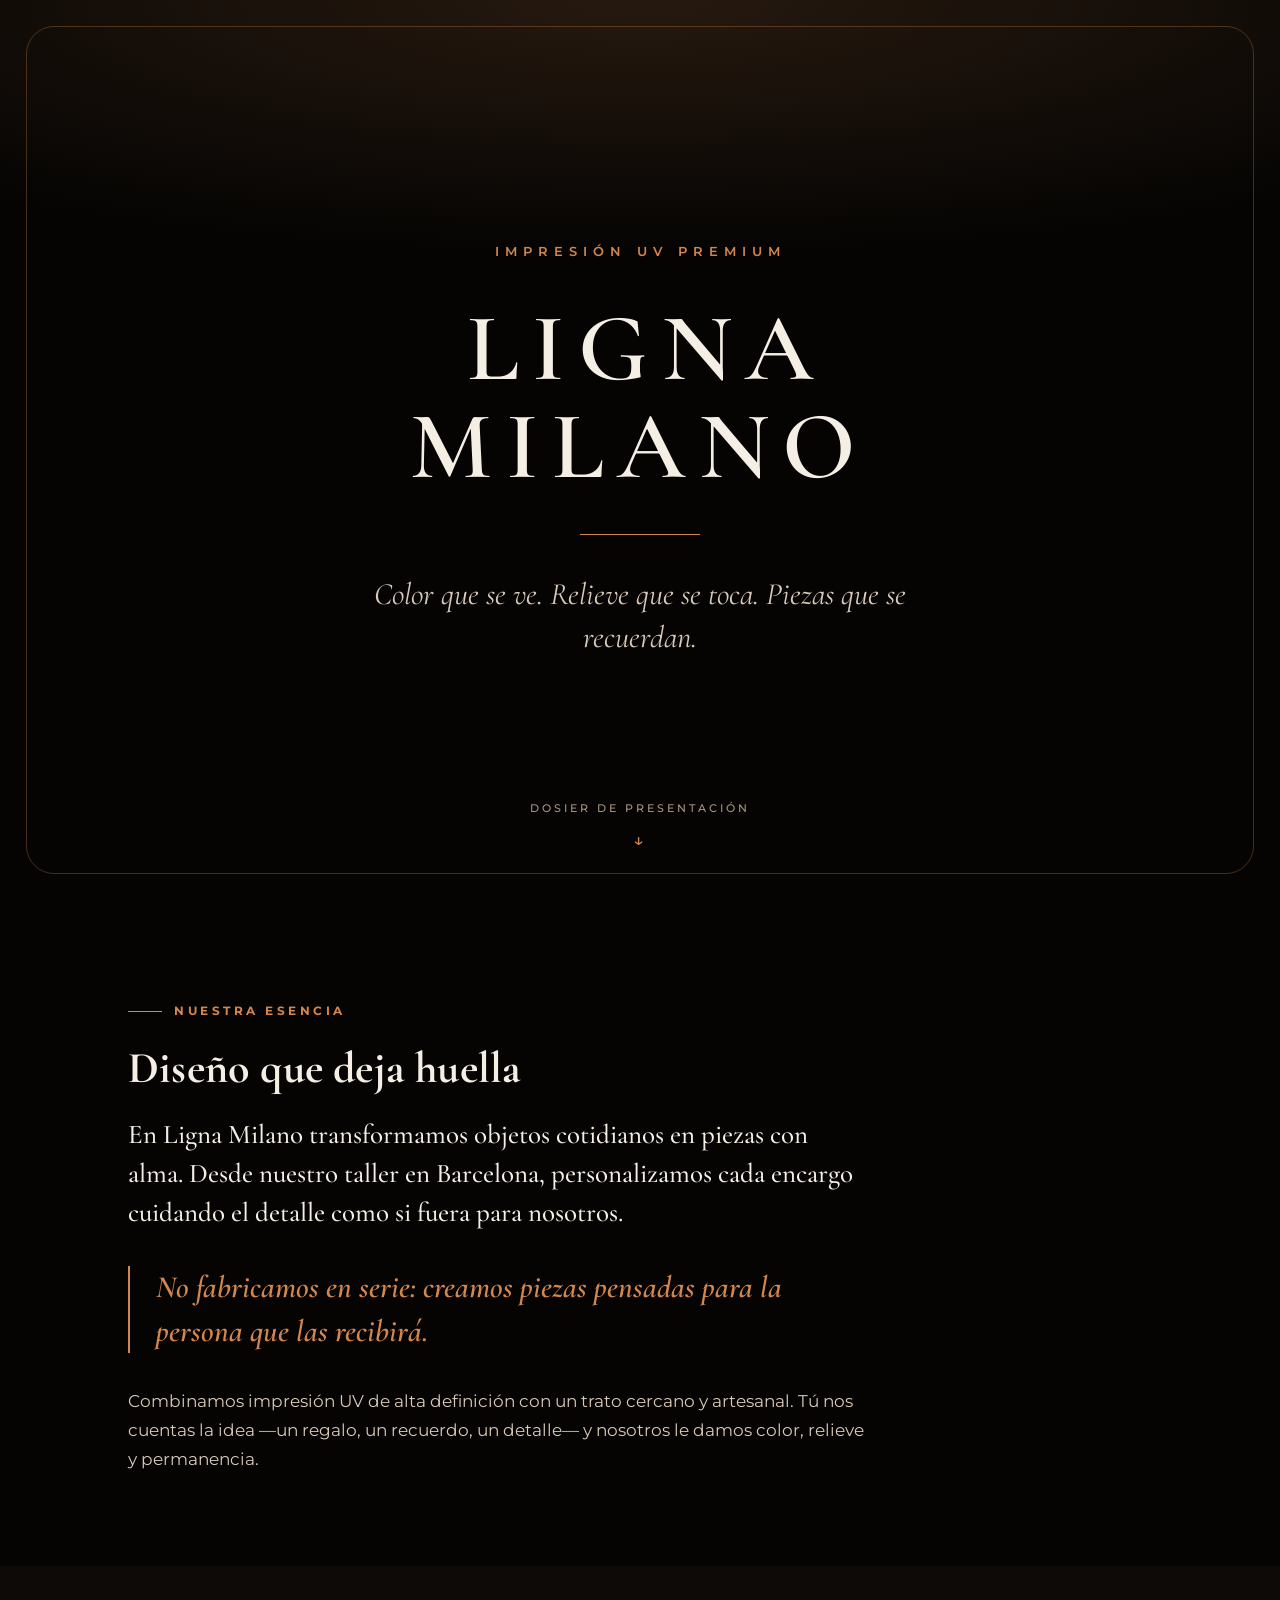
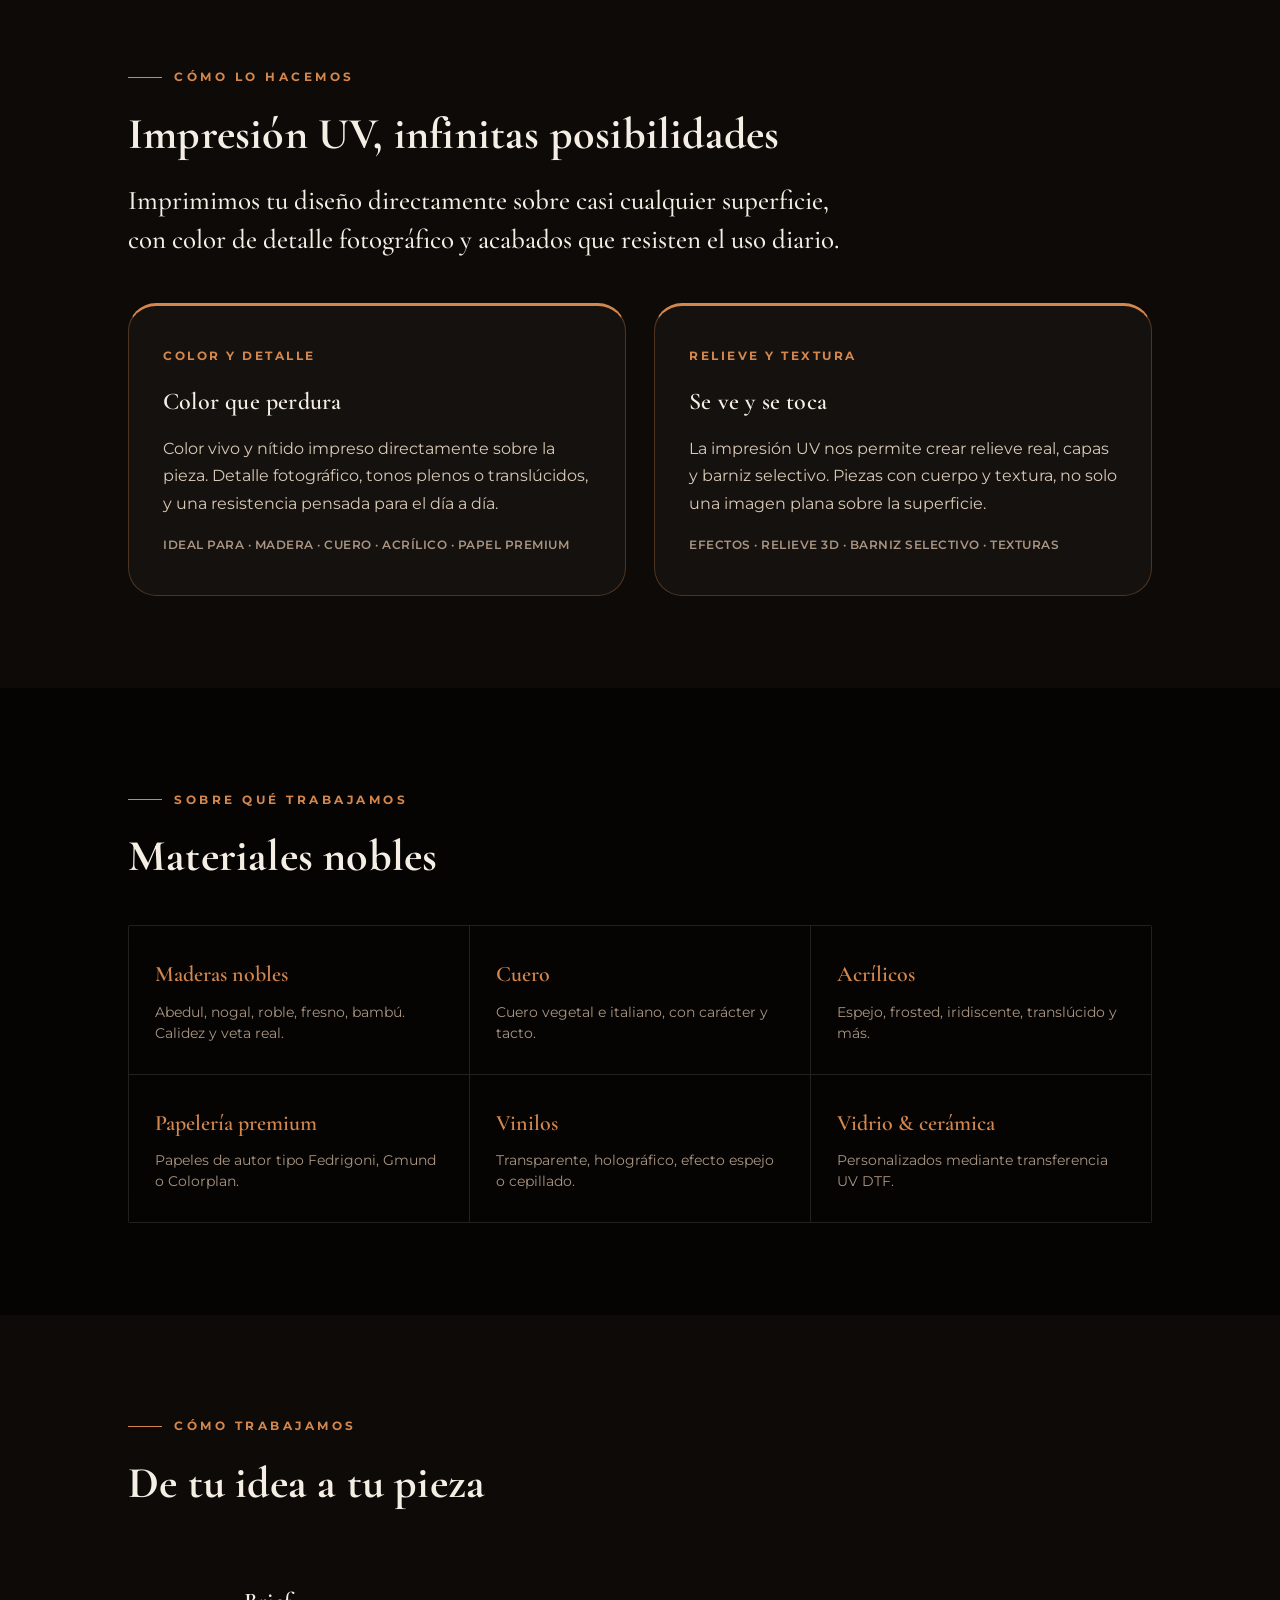
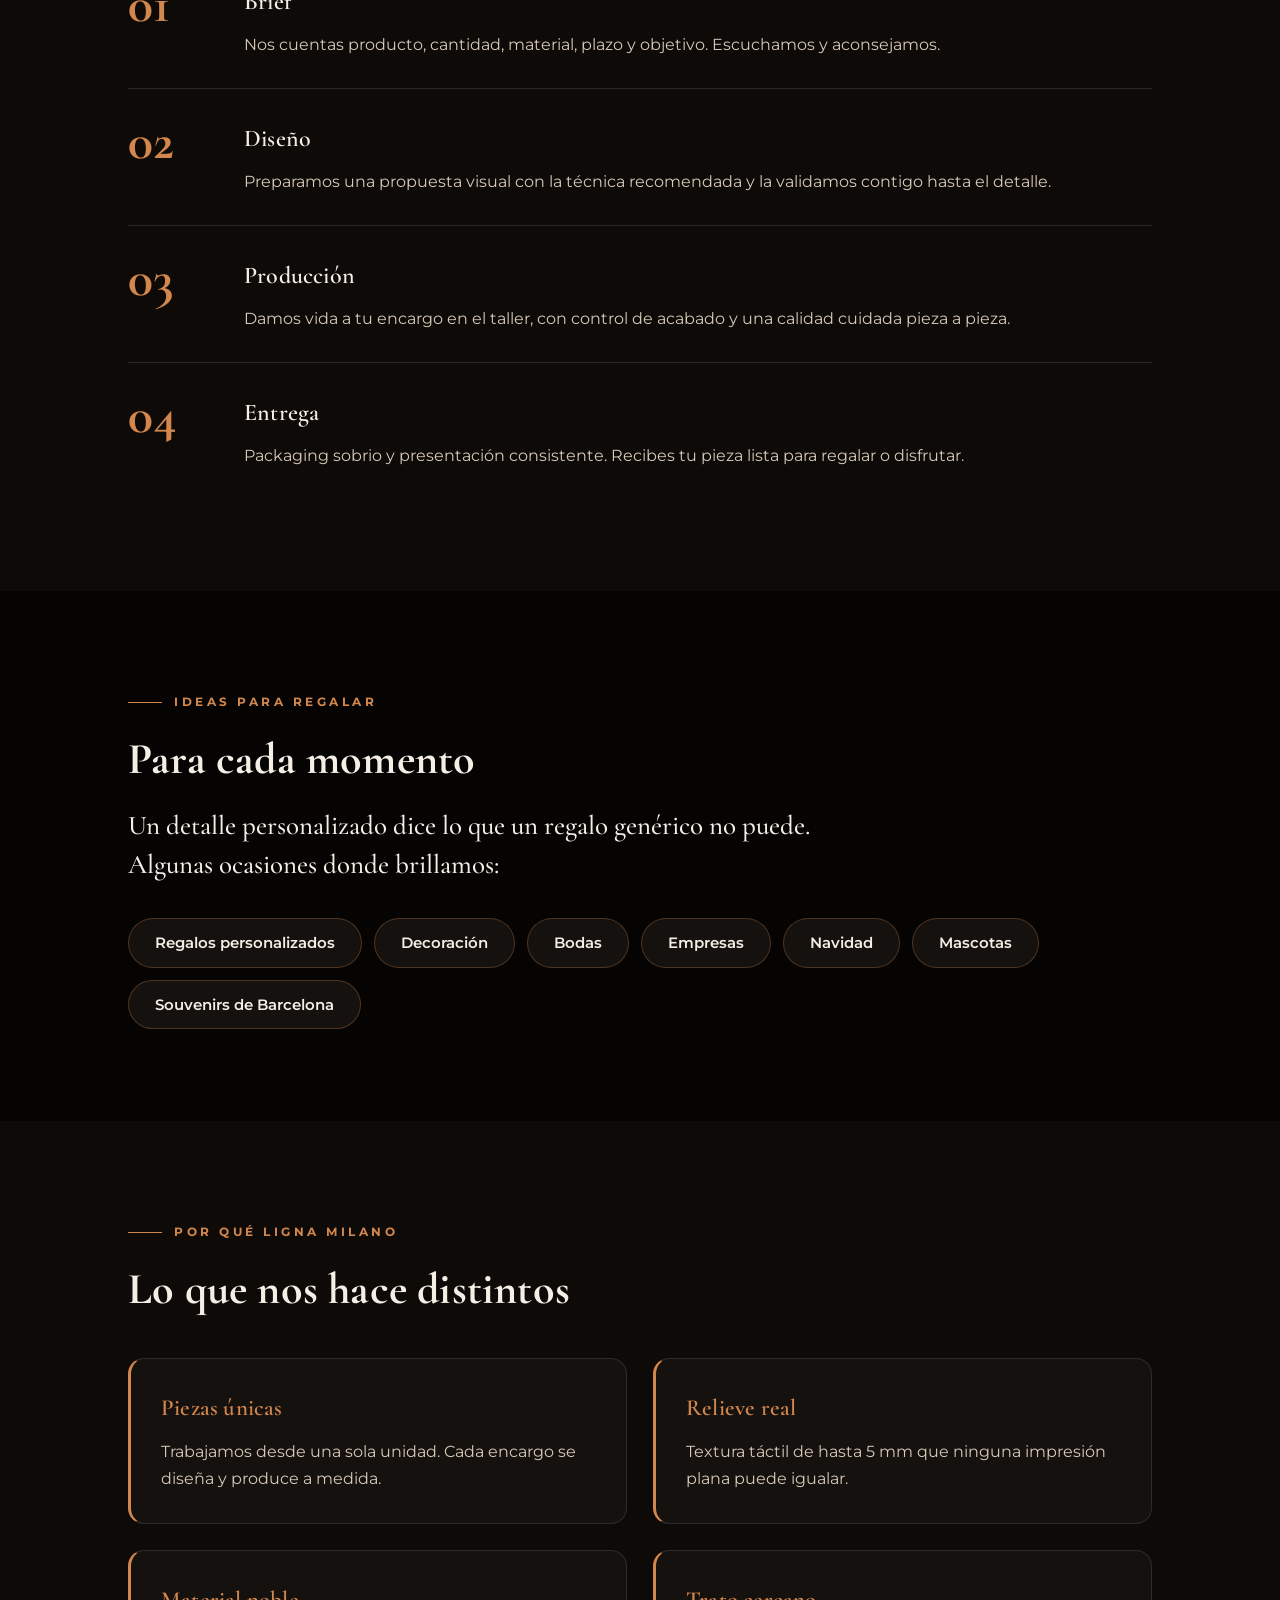
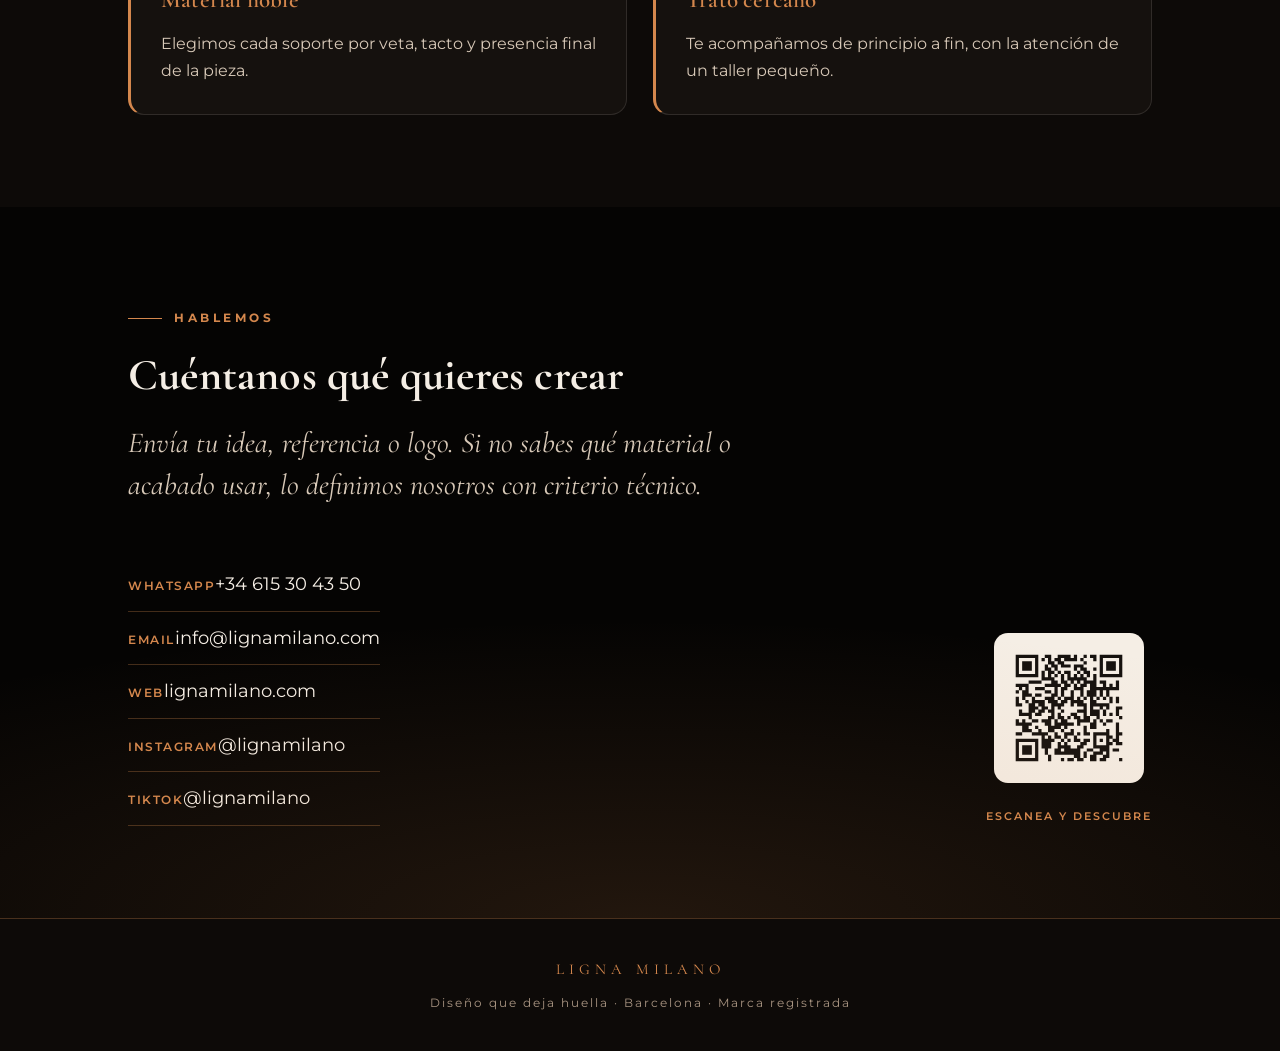
<file: dosier/index.html>
<!DOCTYPE html>
<html lang="es">
<head>
<meta charset="utf-8">
<meta name="viewport" content="width=device-width, initial-scale=1">
<title>Dosier · Ligna Milano — Impresión UV premium en Barcelona</title>
<meta name="description" content="Ligna Milano: regalos personalizados, decoración con textura y detalles premium mediante impresión UV a color con relieve real. Hecho a mano en Barcelona.">
<meta name="theme-color" content="#050403">
<meta property="og:title" content="Ligna Milano · Dosier">
<meta property="og:description" content="Color que se ve. Relieve que se toca. Piezas que se recuerdan.">
<meta property="og:type" content="website">
<link rel="preconnect" href="https://fonts.googleapis.com">
<link rel="preconnect" href="https://fonts.gstatic.com" crossorigin>
<link href="https://fonts.googleapis.com/css2?family=Cormorant+Garamond:ital,wght@0,500;0,600;0,700;1,500;1,600&family=Montserrat:wght@400;500;600;700;800&display=swap" rel="stylesheet">
<style>
:root{
  --black:#050403; --black-soft:#0d0a08; --carbon:#15110e; --carbon-lift:#1c1712;
  --copper:#d4874d; --copper-dark:#8f4827;
  --cream:#f5eee5; --cream-soft:#d8c9b8; --muted:#a99582;
  --line:rgba(212,135,77,.30); --line-soft:rgba(245,238,229,.12);
  --radius:28px;
}
*{ box-sizing:border-box; margin:0; padding:0; }
html{ scroll-behavior:smooth; }
body{ font-family:'Montserrat',sans-serif; color:var(--cream-soft); background:var(--black);
  line-height:1.7; font-size:17px; -webkit-font-smoothing:antialiased; }
.wrap{ max-width:1080px; margin:0 auto; padding:0 28px; }
section{ padding:92px 0; }
a{ color:inherit; }

.eyebrow{ font-family:'Montserrat',sans-serif; font-size:12px; font-weight:700; letter-spacing:3.5px; color:var(--copper);
  text-transform:uppercase; display:inline-flex; align-items:center; gap:12px; margin-bottom:22px; }
.eyebrow::before{ content:""; width:34px; height:1px; background:var(--copper); }
h2{ font-family:'Cormorant Garamond',serif; font-weight:700; font-size:clamp(28px,4.4vw,44px); color:var(--cream);
  line-height:1.12; letter-spacing:.2px; margin-bottom:22px; }
h3{ font-family:'Cormorant Garamond',serif; font-weight:600; color:var(--cream); letter-spacing:.2px; }
.lead{ font-family:'Cormorant Garamond',serif; font-weight:500; font-size:clamp(21px,2.6vw,27px); line-height:1.45;
  color:var(--cream); max-width:740px; }

/* HERO */
.hero{ position:relative; min-height:100vh; background:var(--black); color:var(--cream);
  display:flex; flex-direction:column; justify-content:center; align-items:center; text-align:center;
  padding:96px 28px; overflow:hidden; }
.hero::after{ content:""; position:absolute; top:0; left:0; right:0; height:46vh;
  background:radial-gradient(120% 90% at 50% 0%, rgba(212,135,77,.16), transparent 68%); pointer-events:none; }
.hero-frame{ position:absolute; inset:26px; border:1px solid var(--line); border-radius:var(--radius); pointer-events:none; }
.hero-eyebrow{ position:relative; font-family:'Montserrat',sans-serif; font-weight:600; font-size:13px;
  letter-spacing:6px; color:var(--copper); margin-bottom:38px; }
.hero-mark{ position:relative; font-family:'Cormorant Garamond',serif; font-weight:600; font-size:clamp(48px,10vw,96px);
  letter-spacing:.14em; line-height:1.02; color:var(--cream); text-transform:uppercase; text-indent:.14em; }
.hero-rule{ position:relative; width:120px; height:1px; background:var(--copper); margin:38px auto; }
.hero-tagline{ position:relative; font-family:'Cormorant Garamond',serif; font-style:italic; font-size:clamp(21px,3.2vw,31px);
  color:var(--cream-soft); max-width:600px; line-height:1.4; }
.hero-cue{ position:absolute; bottom:44px; left:50%; transform:translateX(-50%);
  font-family:'Montserrat',sans-serif; font-weight:500; font-size:11px; letter-spacing:3px; color:var(--muted);
  text-transform:uppercase; text-align:center; }
.hero-cue span{ display:block; margin-top:8px; font-size:18px; color:var(--copper); animation:bob 2.2s ease-in-out infinite; }
@keyframes bob{ 0%,100%{transform:translateY(0)} 50%{transform:translateY(6px)} }

/* ESENCIA */
.pull{ font-family:'Cormorant Garamond',serif; font-style:italic; font-weight:600; font-size:clamp(23px,3vw,31px);
  color:var(--copper); border-left:2px solid var(--copper); padding-left:26px; margin:34px 0; line-height:1.4; max-width:740px; }
.body-p{ max-width:740px; }

/* TÉCNICA */
.tecnicas{ display:grid; grid-template-columns:1fr 1fr; gap:28px; margin-top:44px; }
.tecnica{ background:var(--carbon); border:1px solid var(--line); border-top:3px solid var(--copper);
  border-radius:var(--radius); padding:40px 34px; }
.tecnica .tnum{ font-family:'Montserrat',sans-serif; font-weight:700; font-size:12px; letter-spacing:2.5px;
  color:var(--copper); margin-bottom:16px; }
.tecnica h3{ font-size:24px; margin-bottom:12px; }
.tecnica p{ font-size:16px; color:var(--cream-soft); }
.tecnica .apto{ font-weight:600; font-size:12px; letter-spacing:.5px; color:var(--muted); text-transform:uppercase; margin-top:18px; }

/* MATERIALES */
.mat-grid{ display:grid; grid-template-columns:repeat(3,1fr); border-top:1px solid var(--line-soft);
  border-left:1px solid var(--line-soft); margin-top:44px; border-radius:2px; overflow:hidden; }
.mat{ border-right:1px solid var(--line-soft); border-bottom:1px solid var(--line-soft); padding:30px 26px; }
.mat .m-name{ font-family:'Cormorant Garamond',serif; font-weight:600; font-size:22px; color:var(--copper); }
.mat .m-desc{ font-weight:400; font-size:14px; color:var(--muted); margin-top:8px; line-height:1.5; }

/* PROCESO */
.pasos{ margin-top:44px; }
.paso{ display:grid; grid-template-columns:90px 1fr; gap:26px; padding:30px 0; border-bottom:1px solid var(--line-soft); align-items:start; }
.paso:last-child{ border-bottom:none; }
.paso .p-num{ font-family:'Cormorant Garamond',serif; font-weight:700; font-size:52px; color:var(--copper); line-height:.9; }
.paso h3{ font-size:24px; margin-bottom:8px; }
.paso p{ font-size:16px; color:var(--cream-soft); }

/* OCASIONES */
.chips{ display:flex; flex-wrap:wrap; gap:12px; margin-top:34px; }
.chip{ font-weight:600; font-size:15px; color:var(--cream); background:var(--carbon); border:1px solid var(--line);
  border-radius:40px; padding:11px 26px; }

/* VALORES */
.valores{ display:grid; grid-template-columns:1fr 1fr; gap:26px; margin-top:44px; }
.valor{ background:var(--carbon); border:1px solid var(--line-soft); border-left:3px solid var(--copper);
  border-radius:16px; padding:30px 30px; }
.valor h3{ color:var(--copper); font-size:23px; margin-bottom:10px; }
.valor p{ font-weight:400; color:var(--cream-soft); font-size:16px; }

/* CONTACTO */
.contacto{ position:relative; overflow:hidden; }
.contacto::after{ content:""; position:absolute; bottom:0; left:0; right:0; height:60%;
  background:radial-gradient(120% 100% at 50% 100%, rgba(212,135,77,.14), transparent 70%); pointer-events:none; }
.contacto .wrap{ position:relative; }
.contacto .cta{ font-family:'Cormorant Garamond',serif; font-style:italic; font-size:clamp(22px,2.8vw,29px);
  color:var(--cream-soft); max-width:640px; margin-bottom:52px; line-height:1.45; }
.contacto-grid{ display:flex; flex-wrap:wrap; gap:56px; align-items:flex-end; justify-content:space-between; }
.c-links a{ display:block; text-decoration:none; font-size:18px; padding:11px 0; color:var(--cream);
  border-bottom:1px solid var(--line); transition:color .2s, border-color .2s; }
.c-links a:hover, .c-links a:focus{ color:var(--copper); border-color:var(--copper); outline:none; }
.c-links .c-tag{ font-family:'Montserrat',sans-serif; font-weight:600; color:var(--copper); font-size:12px; letter-spacing:1.5px; text-transform:uppercase; }
.qr-box{ text-align:center; }
.qr-box svg{ width:150px; height:150px; background:var(--cream); padding:12px; border-radius:14px; }
.qr-cap{ font-family:'Montserrat',sans-serif; font-weight:600; font-size:11px; letter-spacing:2px; color:var(--copper); margin-top:16px; text-transform:uppercase; }

/* FOOTER */
footer{ background:var(--black-soft); color:var(--muted); text-align:center; padding:38px 28px;
  border-top:1px solid var(--line); font-size:12px; letter-spacing:2px; }
footer .f-mark{ font-family:'Cormorant Garamond',serif; letter-spacing:5px; color:var(--copper); font-size:15px; text-transform:uppercase; }

/* REVEAL */
.reveal{ opacity:0; transform:translateY(24px); transition:opacity .7s ease, transform .7s ease; }
.reveal.in{ opacity:1; transform:none; }
@media (prefers-reduced-motion:reduce){ .reveal{opacity:1;transform:none;transition:none;} .hero-cue span{animation:none;} html{scroll-behavior:auto;} }

@media (max-width:760px){
  section{ padding:64px 0; }
  .tecnicas{ grid-template-columns:1fr; gap:20px; }
  .mat-grid{ grid-template-columns:1fr 1fr; }
  .valores{ grid-template-columns:1fr; gap:20px; }
  .paso{ grid-template-columns:60px 1fr; gap:18px; }
  .paso .p-num{ font-size:40px; }
  .contacto-grid{ flex-direction:column; align-items:flex-start; gap:40px; }
}
@media (max-width:440px){ .mat-grid{ grid-template-columns:1fr; } }
</style>
</head>
<body>

<!-- HERO -->
<header class="hero">
  <div class="hero-frame"></div>
  <div class="hero-eyebrow">IMPRESIÓN UV PREMIUM</div>
  <div class="hero-mark">LIGNA<br>MILANO</div>
  <div class="hero-rule"></div>
  <p class="hero-tagline">Color que se ve. Relieve que se toca. Piezas que se recuerdan.</p>
  <div class="hero-cue">Dosier de presentación<span>&#8595;</span></div>
</header>

<!-- ESENCIA -->
<section class="esencia">
  <div class="wrap reveal">
    <div class="eyebrow">Nuestra esencia</div>
    <h2>Diseño que deja huella</h2>
    <p class="lead">En Ligna Milano transformamos objetos cotidianos en piezas con alma. Desde nuestro taller en Barcelona, personalizamos cada encargo cuidando el detalle como si fuera para nosotros.</p>
    <div class="pull">No fabricamos en serie: creamos piezas pensadas para la persona que las recibirá.</div>
    <p class="body-p">Combinamos impresión UV de alta definición con un trato cercano y artesanal. Tú nos cuentas la idea —un regalo, un recuerdo, un detalle— y nosotros le damos color, relieve y permanencia.</p>
  </div>
</section>

<!-- TÉCNICA -->
<section class="tecnicas-wrap" style="background:var(--black-soft);">
  <div class="wrap reveal">
    <div class="eyebrow">Cómo lo hacemos</div>
    <h2>Impresión UV, infinitas posibilidades</h2>
    <p class="lead">Imprimimos tu diseño directamente sobre casi cualquier superficie, con color de detalle fotográfico y acabados que resisten el uso diario.</p>
    <div class="tecnicas">
      <div class="tecnica">
        <div class="tnum">COLOR Y DETALLE</div>
        <h3>Color que perdura</h3>
        <p>Color vivo y nítido impreso directamente sobre la pieza. Detalle fotográfico, tonos plenos o translúcidos, y una resistencia pensada para el día a día.</p>
        <div class="apto">Ideal para · madera · cuero · acrílico · papel premium</div>
      </div>
      <div class="tecnica">
        <div class="tnum">RELIEVE Y TEXTURA</div>
        <h3>Se ve y se toca</h3>
        <p>La impresión UV nos permite crear relieve real, capas y barniz selectivo. Piezas con cuerpo y textura, no solo una imagen plana sobre la superficie.</p>
        <div class="apto">Efectos · relieve 3D · barniz selectivo · texturas</div>
      </div>
    </div>
  </div>
</section>

<!-- MATERIALES -->
<section class="materiales">
  <div class="wrap reveal">
    <div class="eyebrow">Sobre qué trabajamos</div>
    <h2>Materiales nobles</h2>
    <div class="mat-grid">
      <div class="mat"><div class="m-name">Maderas nobles</div><div class="m-desc">Abedul, nogal, roble, fresno, bambú. Calidez y veta real.</div></div>
      <div class="mat"><div class="m-name">Cuero</div><div class="m-desc">Cuero vegetal e italiano, con carácter y tacto.</div></div>
      <div class="mat"><div class="m-name">Acrílicos</div><div class="m-desc">Espejo, frosted, iridiscente, translúcido y más.</div></div>
      <div class="mat"><div class="m-name">Papelería premium</div><div class="m-desc">Papeles de autor tipo Fedrigoni, Gmund o Colorplan.</div></div>
      <div class="mat"><div class="m-name">Vinilos</div><div class="m-desc">Transparente, holográfico, efecto espejo o cepillado.</div></div>
      <div class="mat"><div class="m-name">Vidrio &amp; cerámica</div><div class="m-desc">Personalizados mediante transferencia UV DTF.</div></div>
    </div>
  </div>
</section>

<!-- PROCESO -->
<section class="proceso" style="background:var(--black-soft);">
  <div class="wrap reveal">
    <div class="eyebrow">Cómo trabajamos</div>
    <h2>De tu idea a tu pieza</h2>
    <div class="pasos">
      <div class="paso"><div class="p-num">01</div><div><h3>Brief</h3><p>Nos cuentas producto, cantidad, material, plazo y objetivo. Escuchamos y aconsejamos.</p></div></div>
      <div class="paso"><div class="p-num">02</div><div><h3>Diseño</h3><p>Preparamos una propuesta visual con la técnica recomendada y la validamos contigo hasta el detalle.</p></div></div>
      <div class="paso"><div class="p-num">03</div><div><h3>Producción</h3><p>Damos vida a tu encargo en el taller, con control de acabado y una calidad cuidada pieza a pieza.</p></div></div>
      <div class="paso"><div class="p-num">04</div><div><h3>Entrega</h3><p>Packaging sobrio y presentación consistente. Recibes tu pieza lista para regalar o disfrutar.</p></div></div>
    </div>
  </div>
</section>

<!-- OCASIONES -->
<section class="ocasiones">
  <div class="wrap reveal">
    <div class="eyebrow">Ideas para regalar</div>
    <h2>Para cada momento</h2>
    <p class="lead">Un detalle personalizado dice lo que un regalo genérico no puede. Algunas ocasiones donde brillamos:</p>
    <div class="chips">
      <span class="chip">Regalos personalizados</span>
      <span class="chip">Decoración</span>
      <span class="chip">Bodas</span>
      <span class="chip">Empresas</span>
      <span class="chip">Navidad</span>
      <span class="chip">Mascotas</span>
      <span class="chip">Souvenirs de Barcelona</span>
    </div>
  </div>
</section>

<!-- VALORES -->
<section class="porque" style="background:var(--black-soft);">
  <div class="wrap reveal">
    <div class="eyebrow">Por qué Ligna Milano</div>
    <h2>Lo que nos hace distintos</h2>
    <div class="valores">
      <div class="valor"><h3>Piezas únicas</h3><p>Trabajamos desde una sola unidad. Cada encargo se diseña y produce a medida.</p></div>
      <div class="valor"><h3>Relieve real</h3><p>Textura táctil de hasta 5 mm que ninguna impresión plana puede igualar.</p></div>
      <div class="valor"><h3>Material noble</h3><p>Elegimos cada soporte por veta, tacto y presencia final de la pieza.</p></div>
      <div class="valor"><h3>Trato cercano</h3><p>Te acompañamos de principio a fin, con la atención de un taller pequeño.</p></div>
    </div>
  </div>
</section>

<!-- CONTACTO -->
<section class="contacto" id="contacto">
  <div class="wrap reveal">
    <div class="eyebrow">Hablemos</div>
    <h2>Cuéntanos qué quieres crear</h2>
    <p class="cta">Envía tu idea, referencia o logo. Si no sabes qué material o acabado usar, lo definimos nosotros con criterio técnico.</p>
    <div class="contacto-grid">
      <div class="c-links">
        <a href="https://wa.me/34615304350"><span class="c-tag">WhatsApp</span>+34 615 30 43 50</a>
        <a href="mailto:info@lignamilano.com"><span class="c-tag">Email</span>info@lignamilano.com</a>
        <a href="https://lignamilano.com"><span class="c-tag">Web</span>lignamilano.com</a>
        <a href="https://instagram.com/lignamilano"><span class="c-tag">Instagram</span>@lignamilano</a>
        <a href="https://tiktok.com/@lignamilano"><span class="c-tag">TikTok</span>@lignamilano</a>
      </div>
      <div class="qr-box">
        <svg viewBox="0 0 39 39" xmlns="http://www.w3.org/2000/svg"><path fill="#15110e" d="M3,3H4V4H3zM4,3H5V4H4zM5,3H6V4H5zM6,3H7V4H6zM7,3H8V4H7zM8,3H9V4H8zM9,3H10V4H9zM12,3H13V4H12zM13,3H14V4H13zM16,3H17V4H16zM17,3H18V4H17zM18,3H19V4H18zM19,3H20V4H19zM21,3H22V4H21zM24,3H25V4H24zM26,3H27V4H26zM27,3H28V4H27zM29,3H30V4H29zM30,3H31V4H30zM31,3H32V4H31zM32,3H33V4H32zM33,3H34V4H33zM34,3H35V4H34zM35,3H36V4H35zM3,4H4V5H3zM9,4H10V5H9zM11,4H12V5H11zM13,4H14V5H13zM15,4H16V5H15zM16,4H17V5H16zM18,4H19V5H18zM19,4H20V5H19zM20,4H21V5H20zM21,4H22V5H21zM23,4H24V5H23zM27,4H28V5H27zM29,4H30V5H29zM35,4H36V5H35zM3,5H4V6H3zM5,5H6V6H5zM6,5H7V6H6zM7,5H8V6H7zM9,5H10V6H9zM13,5H14V6H13zM14,5H15V6H14zM16,5H17V6H16zM17,5H18V6H17zM24,5H25V6H24zM29,5H30V6H29zM31,5H32V6H31zM32,5H33V6H32zM33,5H34V6H33zM35,5H36V6H35zM3,6H4V7H3zM5,6H6V7H5zM6,6H7V7H6zM7,6H8V7H7zM9,6H10V7H9zM12,6H13V7H12zM14,6H15V7H14zM15,6H16V7H15zM17,6H18V7H17zM18,6H19V7H18zM19,6H20V7H19zM21,6H22V7H21zM22,6H23V7H22zM23,6H24V7H23zM29,6H30V7H29zM31,6H32V7H31zM32,6H33V7H32zM33,6H34V7H33zM35,6H36V7H35zM3,7H4V8H3zM5,7H6V8H5zM6,7H7V8H6zM7,7H8V8H7zM9,7H10V8H9zM12,7H13V8H12zM13,7H14V8H13zM15,7H16V8H15zM21,7H22V8H21zM23,7H24V8H23zM24,7H25V8H24zM27,7H28V8H27zM29,7H30V8H29zM31,7H32V8H31zM32,7H33V8H32zM33,7H34V8H33zM35,7H36V8H35zM3,8H4V9H3zM9,8H10V9H9zM11,8H12V9H11zM13,8H14V9H13zM14,8H15V9H14zM16,8H17V9H16zM18,8H19V9H18zM19,8H20V9H19zM22,8H23V9H22zM24,8H25V9H24zM25,8H26V9H25zM29,8H30V9H29zM35,8H36V9H35zM3,9H4V10H3zM4,9H5V10H4zM5,9H6V10H5zM6,9H7V10H6zM7,9H8V10H7zM8,9H9V10H8zM9,9H10V10H9zM11,9H12V10H11zM13,9H14V10H13zM15,9H16V10H15zM17,9H18V10H17zM19,9H20V10H19zM21,9H22V10H21zM23,9H24V10H23zM25,9H26V10H25zM27,9H28V10H27zM29,9H30V10H29zM30,9H31V10H30zM31,9H32V10H31zM32,9H33V10H32zM33,9H34V10H33zM34,9H35V10H34zM35,9H36V10H35zM11,10H12V11H11zM12,10H13V11H12zM13,10H14V11H13zM14,10H15V11H14zM17,10H18V11H17zM19,10H20V11H19zM20,10H21V11H20zM21,10H22V11H21zM22,10H23V11H22zM23,10H24V11H23zM24,10H25V11H24zM27,10H28V11H27zM7,11H8V12H7zM8,11H9V12H8zM9,11H10V12H9zM10,11H11V12H10zM14,11H15V12H14zM15,11H16V12H15zM17,11H18V12H17zM18,11H19V12H18zM20,11H21V12H20zM22,11H23V12H22zM24,11H25V12H24zM25,11H26V12H25zM26,11H27V12H26zM27,11H28V12H27zM29,11H30V12H29zM30,11H31V12H30zM34,11H35V12H34zM3,12H4V13H3zM4,12H5V13H4zM5,12H6V13H5zM6,12H7V13H6zM12,12H13V13H12zM13,12H14V13H13zM14,12H15V13H14zM15,12H16V13H15zM16,12H17V13H16zM18,12H19V13H18zM19,12H20V13H19zM21,12H22V13H21zM23,12H24V13H23zM24,12H25V13H24zM26,12H27V13H26zM27,12H28V13H27zM30,12H31V13H30zM32,12H33V13H32zM34,12H35V13H34zM4,13H5V14H4zM6,13H7V14H6zM9,13H10V14H9zM10,13H11V14H10zM11,13H12V14H11zM15,13H16V14H15zM17,13H18V14H17zM18,13H19V14H18zM21,13H22V14H21zM22,13H23V14H22zM23,13H24V14H23zM26,13H27V14H26zM27,13H28V14H27zM28,13H29V14H28zM29,13H30V14H29zM30,13H31V14H30zM31,13H32V14H31zM32,13H33V14H32zM33,13H34V14H33zM34,13H35V14H34zM3,14H4V15H3zM5,14H6V15H5zM6,14H7V15H6zM12,14H13V15H12zM13,14H14V15H13zM15,14H16V15H15zM17,14H18V15H17zM20,14H21V15H20zM23,14H24V15H23zM25,14H26V15H25zM26,14H27V15H26zM27,14H28V15H27zM29,14H30V15H29zM31,14H32V15H31zM5,15H6V16H5zM6,15H7V16H6zM7,15H8V16H7zM9,15H10V16H9zM10,15H11V16H10zM14,15H15V16H14zM15,15H16V16H15zM17,15H18V16H17zM20,15H21V16H20zM23,15H24V16H23zM25,15H26V16H25zM26,15H27V16H26zM27,15H28V16H27zM29,15H30V16H29zM31,15H32V16H31zM3,16H4V17H3zM5,16H6V17H5zM8,16H9V17H8zM12,16H13V17H12zM13,16H14V17H13zM14,16H15V17H14zM16,16H17V17H16zM18,16H19V17H18zM19,16H20V17H19zM20,16H21V17H20zM22,16H23V17H22zM24,16H25V17H24zM26,16H27V17H26zM28,16H29V17H28zM30,16H31V17H30zM32,16H33V17H32zM34,16H35V17H34zM3,17H4V18H3zM6,17H7V18H6zM8,17H9V18H8zM9,17H10V18H9zM10,17H11V18H10zM11,17H12V18H11zM13,17H14V18H13zM14,17H15V18H14zM15,17H16V18H15zM17,17H18V18H17zM18,17H19V18H18zM20,17H21V18H20zM21,17H22V18H21zM22,17H23V18H22zM23,17H24V18H23zM26,17H27V18H26zM27,17H28V18H27zM32,17H33V18H32zM34,17H35V18H34zM3,18H4V19H3zM4,18H5V19H4zM7,18H8V19H7zM8,18H9V19H8zM10,18H11V19H10zM11,18H12V19H11zM14,18H15V19H14zM15,18H16V19H15zM16,18H17V19H16zM17,18H18V19H17zM20,18H21V19H20zM22,18H23V19H22zM23,18H24V19H23zM24,18H25V19H24zM26,18H27V19H26zM27,18H28V19H27zM28,18H29V19H28zM29,18H30V19H29zM30,18H31V19H30zM31,18H32V19H31zM7,19H8V20H7zM8,19H9V20H8zM9,19H10V20H9zM11,19H12V20H11zM12,19H13V20H12zM14,19H15V20H14zM16,19H17V20H16zM24,19H25V20H24zM26,19H27V20H26zM29,19H30V20H29zM31,19H32V20H31zM34,19H35V20H34zM35,19H36V20H35zM4,20H5V21H4zM7,20H8V21H7zM8,20H9V21H8zM10,20H11V21H10zM11,20H12V21H11zM13,20H14V21H13zM14,20H15V21H14zM17,20H18V21H17zM22,20H23V21H22zM23,20H24V21H23zM24,20H25V21H24zM26,20H27V21H26zM27,20H28V21H27zM28,20H29V21H28zM30,20H31V21H30zM34,20H35V21H34zM4,21H5V22H4zM5,21H6V22H5zM6,21H7V22H6zM7,21H8V22H7zM9,21H10V22H9zM10,21H11V22H10zM14,21H15V22H14zM16,21H17V22H16zM20,21H21V22H20zM21,21H22V22H21zM24,21H25V22H24zM26,21H27V22H26zM27,21H28V22H27zM28,21H29V22H28zM30,21H31V22H30zM32,21H33V22H32zM34,21H35V22H34zM7,22H8V23H7zM13,22H14V23H13zM14,22H15V23H14zM16,22H17V23H16zM17,22H18V23H17zM19,22H20V23H19zM21,22H22V23H21zM22,22H23V23H22zM24,22H25V23H24zM25,22H26V23H25zM28,22H29V23H28zM35,22H36V23H35zM3,23H4V24H3zM5,23H6V24H5zM8,23H9V24H8zM9,23H10V24H9zM11,23H12V24H11zM12,23H13V24H12zM13,23H14V24H13zM15,23H16V24H15zM17,23H18V24H17zM18,23H19V24H18zM22,23H23V24H22zM23,23H24V24H23zM24,23H25V24H24zM25,23H26V24H25zM27,23H28V24H27zM29,23H30V24H29zM31,23H32V24H31zM32,23H33V24H32zM3,24H4V25H3zM4,24H5V25H4zM5,24H6V25H5zM6,24H7V25H6zM7,24H8V25H7zM12,24H13V25H12zM13,24H14V25H13zM15,24H16V25H15zM16,24H17V25H16zM17,24H18V25H17zM18,24H19V25H18zM19,24H20V25H19zM20,24H21V25H20zM22,24H23V25H22zM26,24H27V25H26zM27,24H28V25H27zM30,24H31V25H30zM34,24H35V25H34zM5,25H6V26H5zM6,25H7V26H6zM9,25H10V26H9zM13,25H14V26H13zM14,25H15V26H14zM15,25H16V26H15zM16,25H17V26H16zM18,25H19V26H18zM24,25H25V26H24zM26,25H27V26H26zM27,25H28V26H27zM34,25H35V26H34zM5,26H6V27H5zM6,26H7V27H6zM7,26H8V27H7zM10,26H11V27H10zM13,26H14V27H13zM14,26H15V27H14zM17,26H18V27H17zM20,26H21V27H20zM24,26H25V27H24zM31,26H32V27H31zM34,26H35V27H34zM3,27H4V28H3zM4,27H5V28H4zM8,27H9V28H8zM9,27H10V28H9zM10,27H11V28H10zM11,27H12V28H11zM12,27H13V28H12zM15,27H16V28H15zM18,27H19V28H18zM19,27H20V28H19zM20,27H21V28H20zM22,27H23V28H22zM24,27H25V28H24zM25,27H26V28H25zM27,27H28V28H27zM28,27H29V28H28zM29,27H30V28H29zM30,27H31V28H30zM31,27H32V28H31zM34,27H35V28H34zM35,27H36V28H35zM11,28H12V29H11zM13,28H14V29H13zM15,28H16V29H15zM16,28H17V29H16zM18,28H19V29H18zM21,28H22V29H21zM27,28H28V29H27zM31,28H32V29H31zM32,28H33V29H32zM34,28H35V29H34zM3,29H4V30H3zM4,29H5V30H4zM5,29H6V30H5zM6,29H7V30H6zM7,29H8V30H7zM8,29H9V30H8zM9,29H10V30H9zM11,29H12V30H11zM12,29H13V30H12zM13,29H14V30H13zM14,29H15V30H14zM17,29H18V30H17zM19,29H20V30H19zM21,29H22V30H21zM22,29H23V30H22zM24,29H25V30H24zM25,29H26V30H25zM27,29H28V30H27zM29,29H30V30H29zM31,29H32V30H31zM33,29H34V30H33zM34,29H35V30H34zM3,30H4V31H3zM9,30H10V31H9zM11,30H12V31H11zM12,30H13V31H12zM13,30H14V31H13zM16,30H17V31H16zM18,30H19V31H18zM23,30H24V31H23zM24,30H25V31H24zM27,30H28V31H27zM31,30H32V31H31zM32,30H33V31H32zM34,30H35V31H34zM35,30H36V31H35zM3,31H4V32H3zM5,31H6V32H5zM6,31H7V32H6zM7,31H8V32H7zM9,31H10V32H9zM11,31H12V32H11zM12,31H13V32H12zM13,31H14V32H13zM16,31H17V32H16zM17,31H18V32H17zM18,31H19V32H18zM19,31H20V32H19zM22,31H23V32H22zM23,31H24V32H23zM27,31H28V32H27zM28,31H29V32H28zM29,31H30V32H29zM30,31H31V32H30zM31,31H32V32H31zM3,32H4V33H3zM5,32H6V33H5zM6,32H7V33H6zM7,32H8V33H7zM9,32H10V33H9zM12,32H13V33H12zM15,32H16V33H15zM16,32H17V33H16zM18,32H19V33H18zM19,32H20V33H19zM20,32H21V33H20zM21,32H22V33H21zM22,32H23V33H22zM25,32H26V33H25zM26,32H27V33H26zM29,32H30V33H29zM30,32H31V33H30zM31,32H32V33H31zM33,32H34V33H33zM34,32H35V33H34zM3,33H4V34H3zM5,33H6V34H5zM6,33H7V34H6zM7,33H8V34H7zM9,33H10V34H9zM12,33H13V34H12zM15,33H16V34H15zM16,33H17V34H16zM17,33H18V34H17zM18,33H19V34H18zM19,33H20V34H19zM20,33H21V34H20zM21,33H22V34H21zM22,33H23V34H22zM24,33H25V34H24zM27,33H28V34H27zM28,33H29V34H28zM29,33H30V34H29zM31,33H32V34H31zM3,34H4V35H3zM9,34H10V35H9zM13,34H14V35H13zM21,34H22V35H21zM22,34H23V35H22zM24,34H25V35H24zM26,34H27V35H26zM27,34H28V35H27zM30,34H31V35H30zM31,34H32V35H31zM3,35H4V36H3zM4,35H5V36H4zM5,35H6V36H5zM6,35H7V36H6zM7,35H8V36H7zM8,35H9V36H8zM9,35H10V36H9zM13,35H14V36H13zM17,35H18V36H17zM19,35H20V36H19zM20,35H21V36H20zM22,35H23V36H22zM23,35H24V36H23zM26,35H27V36H26zM27,35H28V36H27zM29,35H30V36H29zM30,35H31V36H30zM35,35H36V36H35z"/></svg>
        <div class="qr-cap">Escanea y descubre</div>
      </div>
    </div>
  </div>
</section>

<footer>
  <div class="f-mark">LIGNA MILANO</div>
  <div style="margin-top:10px;">Diseño que deja huella · Barcelona · Marca registrada</div>
</footer>

<script>
(function(){
  var els=document.querySelectorAll('.reveal');
  if(!('IntersectionObserver' in window)){ els.forEach(function(e){e.classList.add('in');}); return; }
  var io=new IntersectionObserver(function(entries){
    entries.forEach(function(en){ if(en.isIntersecting){ en.target.classList.add('in'); io.unobserve(en.target); } });
  },{threshold:0.12});
  els.forEach(function(e){ io.observe(e); });
})();
</script>
</body>
</html>
</file>
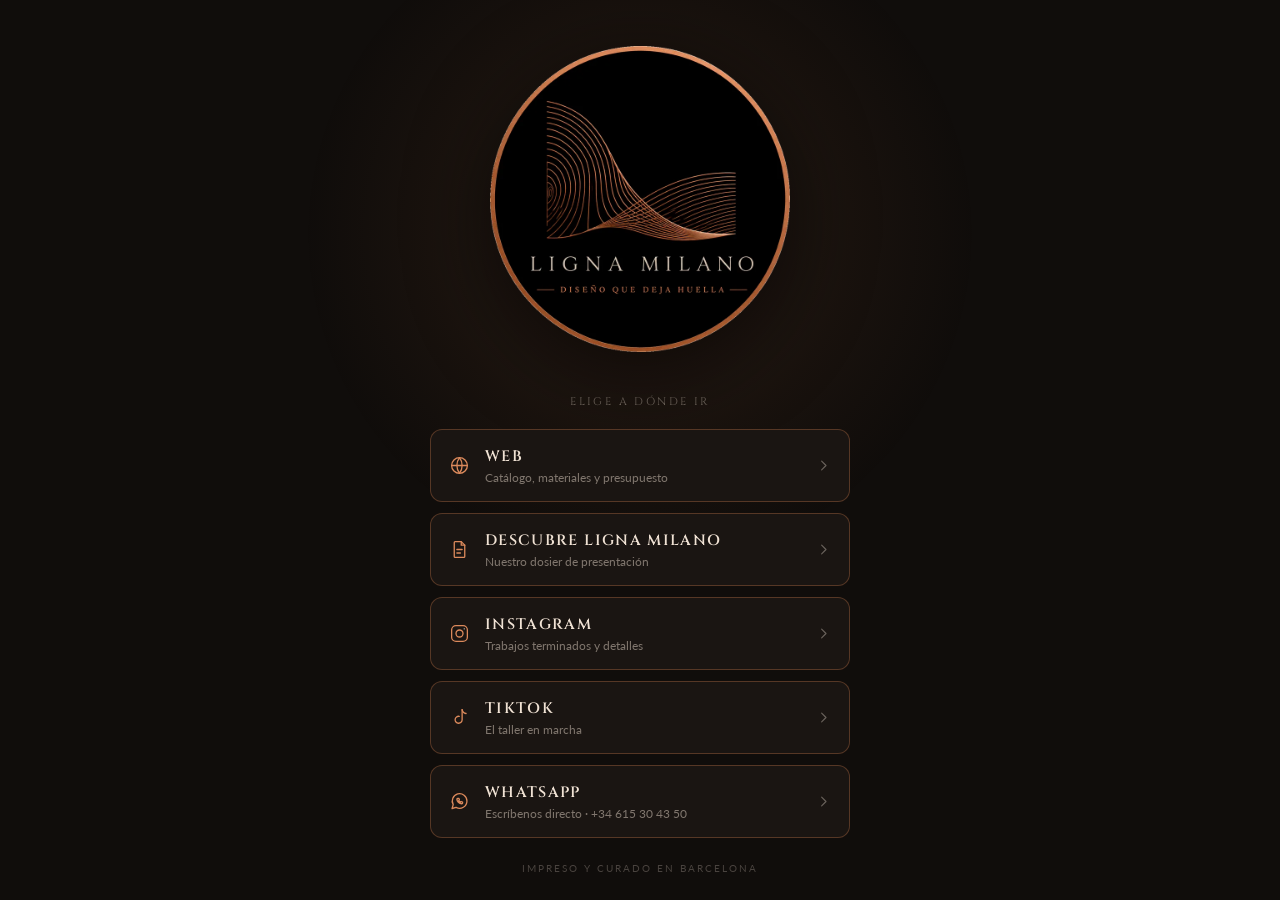
<file: enlaces/index.html>
<!DOCTYPE html>
<html lang="es">
<head>
<meta charset="utf-8">
<meta name="viewport" content="width=device-width, initial-scale=1, viewport-fit=cover">
<title>Ligna Milano</title>
<meta name="description" content="Diseño que deja huella. Web, dosier, WhatsApp, Instagram y TikTok de Ligna Milano.">
<meta name="theme-color" content="#100D0B">
<meta name="robots" content="noindex">
<link rel="preconnect" href="https://fonts.googleapis.com">
<link rel="preconnect" href="https://fonts.gstatic.com" crossorigin>
<link href="https://fonts.googleapis.com/css2?family=Cinzel:wght@400;600&family=Lato:wght@400;700&display=swap" rel="stylesheet">
<style>
  :root{
    --fondo:    #100D0B;
    --superficie:#1A1512;
    --cobre:    #C97A4A;
    --cobre-luz:#DB895B;
    --marfil:   #F0E2D4;
    --negro:    #000000;
    --radio: 12px;
  }

  *{box-sizing:border-box;margin:0;padding:0}
  html,body{height:100%}

  body{
    background:var(--fondo);
    color:var(--marfil);
    font-family:"Lato",system-ui,sans-serif;
    -webkit-font-smoothing:antialiased;
    display:flex;
    flex-direction:column;
    align-items:center;
    min-height:100svh;
    padding:calc(env(safe-area-inset-top) + 24px) 22px calc(env(safe-area-inset-bottom) + 26px);
    overflow-x:hidden;
  }

  /* Halo cálido detrás del medallón */
  body::before{
    content:"";
    position:fixed;
    top:26%;
    left:50%;
    width:min(140vw,700px);
    height:min(140vw,700px);
    transform:translate(-50%,-50%);
    background:radial-gradient(circle, rgba(201,122,74,.16) 0%, rgba(201,122,74,.05) 42%, transparent 68%);
    pointer-events:none;
  }

  .lienzo{
    width:100%;
    max-width:420px;
    display:flex;
    flex-direction:column;
    flex:1;
    position:relative;
  }

  /* ---------- Medallón ---------- */
  .medallon{
    margin:auto 0;
    padding:14px 0 34px;
    display:flex;
    justify-content:center;
    position:relative;
  }

  .disco{
    position:relative;
    width:min(76vw,300px);
    aspect-ratio:1101 / 1123;
    filter:drop-shadow(0 18px 40px rgba(0,0,0,.65));
    opacity:0;
    animation:aparecer 700ms ease-out 120ms forwards;
  }

  .disco img{
    width:100%;
    height:100%;
    display:block;
  }

  /* Barniz selectivo: luz rasante que cruza el disco una vez */
  .disco::after{
    content:"";
    position:absolute;
    inset:0;
    border-radius:50%;
    background:linear-gradient(104deg,
      transparent 34%,
      rgba(219,137,91,.30) 47%,
      rgba(255,236,220,.42) 51%,
      rgba(219,137,91,.30) 55%,
      transparent 68%);
    mix-blend-mode:screen;
    opacity:0;
    animation:barniz 1500ms cubic-bezier(.35,0,.2,1) 620ms forwards;
    pointer-events:none;
  }

  @keyframes barniz{
    0%   {opacity:0; transform:translateX(-58%)}
    18%  {opacity:1}
    82%  {opacity:1}
    100% {opacity:0; transform:translateX(58%)}
  }

  @keyframes aparecer{
    from{opacity:0; transform:scale(.94)}
    to  {opacity:1; transform:none}
  }

  /* ---------- Enlaces ---------- */
  nav{
    display:flex;
    flex-direction:column;
    gap:11px;
  }

  .rotulo{
    font-family:"Cinzel",serif;
    font-size:11px;
    letter-spacing:.22em;
    text-transform:uppercase;
    text-align:center;
    color:color-mix(in srgb, var(--marfil) 42%, transparent);
    margin-bottom:9px;
  }

  .placa{
    position:relative;
    display:flex;
    align-items:center;
    gap:15px;
    padding:16px 18px;
    min-height:66px;
    border-radius:var(--radio);
    background:var(--superficie);
    border:1px solid color-mix(in srgb, var(--cobre) 34%, transparent);
    color:inherit;
    text-decoration:none;
    overflow:hidden;
    opacity:0;
    transform:translateY(10px);
    animation:subir 520ms ease-out forwards;
    transition:transform 130ms ease, border-color 200ms ease, background 200ms ease;
  }
  .placa:nth-of-type(1){animation-delay:900ms}
  .placa:nth-of-type(2){animation-delay:990ms}
  .placa:nth-of-type(3){animation-delay:1080ms}
  .placa:nth-of-type(4){animation-delay:1170ms}
  .placa:nth-of-type(5){animation-delay:1260ms}

  @keyframes subir{to{opacity:1; transform:none}}

  .placa::after{
    content:"";
    position:absolute;
    inset:0;
    background:linear-gradient(100deg, transparent 32%, rgba(219,137,91,.16) 50%, transparent 68%);
    opacity:0;
    transition:opacity 200ms ease;
  }
  .placa:hover,.placa:active{
    border-color:var(--cobre-luz);
    background:#211A15;
  }
  .placa:hover::after,.placa:active::after{opacity:1}
  .placa:active{transform:scale(.986)}
  .placa:focus-visible{outline:2px solid var(--cobre-luz); outline-offset:3px}

  .icono{
    flex:0 0 21px;
    width:21px;height:21px;
    fill:none;
    stroke:var(--cobre-luz);
    stroke-width:1.5;
    stroke-linecap:round;
    stroke-linejoin:round;
  }

  .texto{flex:1;min-width:0}

  .destino{
    display:block;
    font-family:"Cinzel",serif;
    font-weight:600;
    font-size:15px;
    letter-spacing:.09em;
    text-transform:uppercase;
  }
  .detalle{
    display:block;
    font-size:12px;
    margin-top:3px;
    color:color-mix(in srgb, var(--marfil) 48%, transparent);
    white-space:nowrap;
    overflow:hidden;
    text-overflow:ellipsis;
  }

  .flecha{
    flex:0 0 auto;
    width:15px;height:15px;
    fill:none;
    stroke:color-mix(in srgb, var(--marfil) 38%, transparent);
    stroke-width:1.7;
    stroke-linecap:round;
    stroke-linejoin:round;
  }

  footer{
    margin-top:24px;
    text-align:center;
    font-size:10px;
    letter-spacing:.2em;
    text-transform:uppercase;
    color:color-mix(in srgb, var(--marfil) 26%, transparent);
    opacity:0;
    animation:subir 520ms ease-out 1350ms forwards;
  }

  @media (max-height:640px){
    .disco{width:min(58vw,220px)}
    .medallon{padding:6px 0 22px}
  }

  @media (prefers-reduced-motion:reduce){
    .disco,.placa,footer{opacity:1; transform:none; animation:none}
    .disco::after{display:none}
  }
</style>
</head>
<body>

<div class="lienzo">

  <div class="medallon">
    <div class="disco">
      <img src="[data-uri]" alt="Ligna Milano — Diseño que deja huella" width="720" height="734">
    </div>
  </div>

  <nav>
    <p class="rotulo">Elige a dónde ir</p>

    <a class="placa" href="https://www.lignamilano.com">
      <svg class="icono" viewBox="0 0 24 24" aria-hidden="true"><circle cx="12" cy="12" r="9"/><path d="M3 12h18M12 3a15 15 0 0 1 0 18M12 3a15 15 0 0 0 0 18"/></svg>
      <span class="texto">
        <span class="destino">Web</span>
        <span class="detalle">Catálogo, materiales y presupuesto</span>
      </span>
      <svg class="flecha" viewBox="0 0 24 24" aria-hidden="true"><path d="M9 5l7 7-7 7"/></svg>
    </a>

    <a class="placa" href="https://www.lignamilano.com/dosier/">
      <svg class="icono" viewBox="0 0 24 24" aria-hidden="true"><path d="M7 3h7l4 4v13a1 1 0 0 1-1 1H7a1 1 0 0 1-1-1V4a1 1 0 0 1 1-1z"/><path d="M14 3v4h4"/><path d="M9 12h6M9 16h4"/></svg>
      <span class="texto">
        <span class="destino">Descubre Ligna Milano</span>
        <span class="detalle">Nuestro dosier de presentación</span>
      </span>
      <svg class="flecha" viewBox="0 0 24 24" aria-hidden="true"><path d="M9 5l7 7-7 7"/></svg>
    </a>

    <a class="placa" href="https://instagram.com/lignamilano">
      <svg class="icono" viewBox="0 0 24 24" aria-hidden="true"><rect x="3" y="3" width="18" height="18" rx="5"/><circle cx="12" cy="12" r="4"/><circle cx="17.4" cy="6.6" r=".7" fill="currentColor" stroke="none"/></svg>
      <span class="texto">
        <span class="destino">Instagram</span>
        <span class="detalle">Trabajos terminados y detalles</span>
      </span>
      <svg class="flecha" viewBox="0 0 24 24" aria-hidden="true"><path d="M9 5l7 7-7 7"/></svg>
    </a>

    <a class="placa" href="https://tiktok.com/@lignamilano">
      <svg class="icono" viewBox="0 0 24 24" aria-hidden="true"><path d="M15 3v11.6a4 4 0 1 1-3.3-3.94"/><path d="M15 3.1c.45 2.6 2.05 4.05 4.5 4.35"/></svg>
      <span class="texto">
        <span class="destino">TikTok</span>
        <span class="detalle">El taller en marcha</span>
      </span>
      <svg class="flecha" viewBox="0 0 24 24" aria-hidden="true"><path d="M9 5l7 7-7 7"/></svg>
    </a>

    <a class="placa" href="https://wa.me/34615304350">
      <svg class="icono" viewBox="0 0 24 24" aria-hidden="true"><path d="M20.5 11.4a8.4 8.4 0 0 1-12.4 7.4L3.5 20l1.3-4.4A8.4 8.4 0 1 1 20.5 11.4z"/><path d="M9 9c0 3 2.6 5.6 5.6 5.6.5 0 .9-.4.9-.9v-1l-1.7-.7-.8.8a4.2 4.2 0 0 1-1.9-1.9l.8-.8-.7-1.7h-1c-.5 0-.9.4-.9.9z"/></svg>
      <span class="texto">
        <span class="destino">WhatsApp</span>
        <span class="detalle">Escríbenos directo &middot; +34 615 30 43 50</span>
      </span>
      <svg class="flecha" viewBox="0 0 24 24" aria-hidden="true"><path d="M9 5l7 7-7 7"/></svg>
    </a>
  </nav>

  <footer>Impreso y curado en Barcelona</footer>

</div>

</body>
</html>
</file>
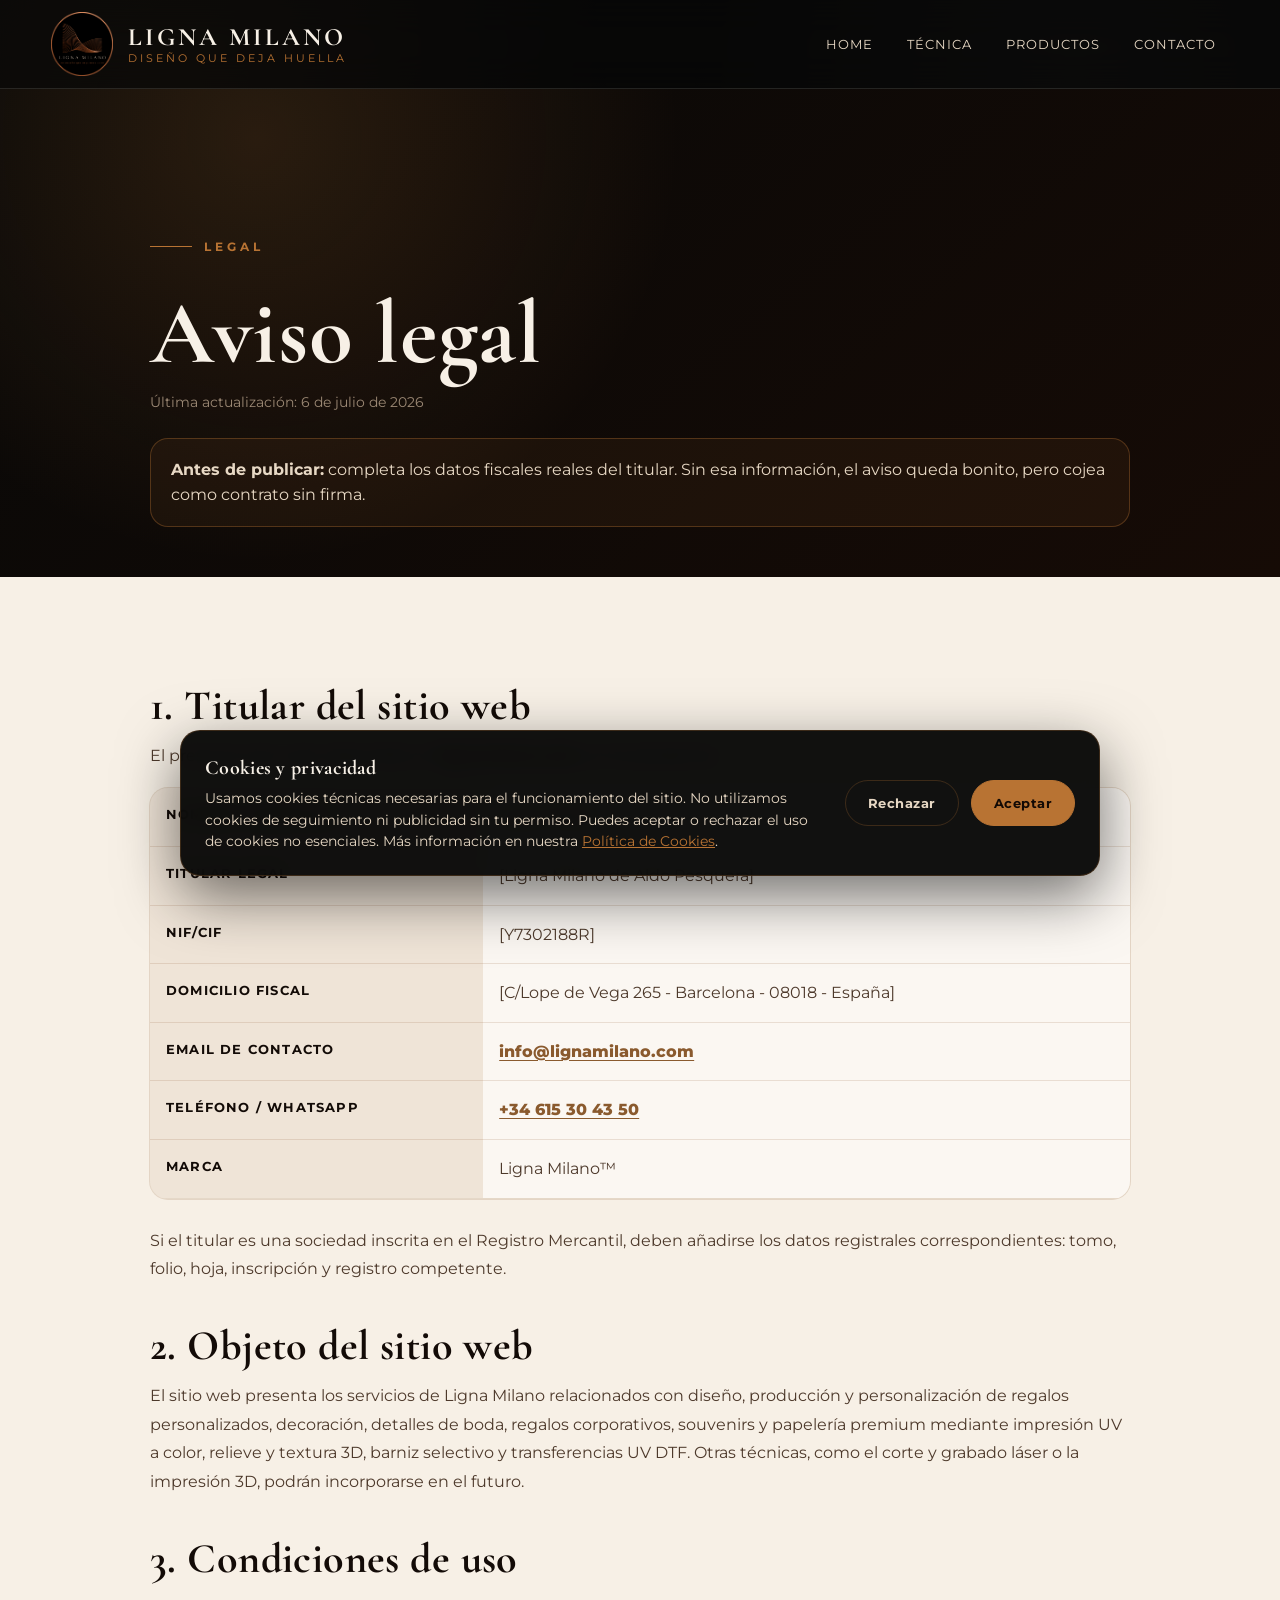
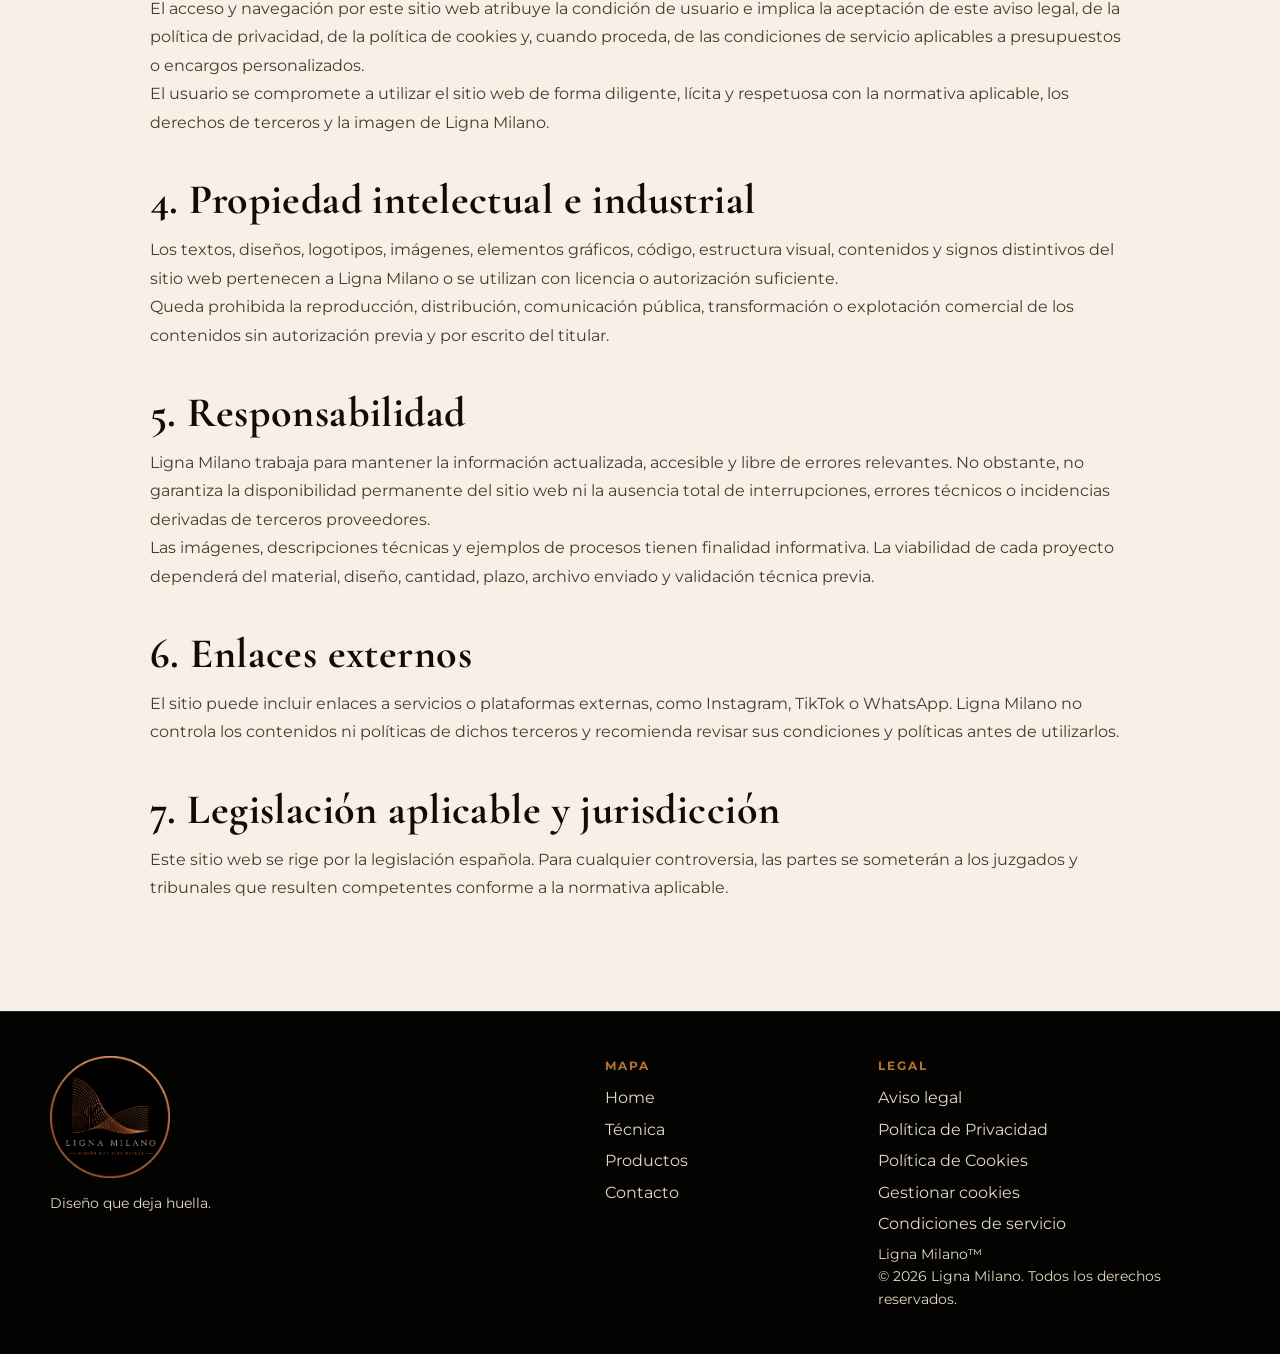
<file: aviso-legal.html>
<!doctype html>
<html lang="es">
<head>
  <meta charset="utf-8">
  <meta name="viewport" content="width=device-width, initial-scale=1">
  <title>Aviso legal | Ligna Milano</title>
  <meta name="description" content="Aviso legal de Ligna Milano, titularidad, condiciones de uso, propiedad intelectual y responsabilidad.">
  <meta name="robots" content="index, follow, max-image-preview:large">
  <link rel="canonical" href="https://lignamilano.com/aviso-legal.html">
  <meta property="og:title" content="Aviso legal | Ligna Milano">
  <meta property="og:description" content="Aviso legal de Ligna Milano, titularidad, condiciones de uso, propiedad intelectual y responsabilidad.">
  <meta property="og:type" content="article">
  <meta property="og:url" content="https://lignamilano.com/aviso-legal.html">
  <meta property="og:image" content="https://lignamilano.com/assets/img/og-ligna-milano.png">
  <meta name="theme-color" content="#080807">
  <link rel="icon" type="image/png" sizes="32x32" href="assets/img/favicon-32.png">
  <link rel="icon" type="image/png" sizes="192x192" href="assets/img/favicon-192.png">
  <link rel="preconnect" href="https://fonts.googleapis.com">
  <link rel="preconnect" href="https://fonts.gstatic.com" crossorigin>
  <link href="https://fonts.googleapis.com/css2?family=Cormorant+Garamond:wght@500;600;700&family=Montserrat:wght@400;500;600;700;800;900&display=swap" rel="stylesheet">
  <link rel="stylesheet" href="assets/css/styles.css?v=10">
  <link rel="stylesheet" href="assets/css/cookie-banner.css?v=1">
</head>
<body class="legal-page">
  <a class="skip-link" href="#main">Saltar al contenido</a>
  <header class="site-header is-compact" data-header>
    <div class="container header-inner">
      <a class="brand" href="index.html#home" aria-label="Ligna Milano, inicio">
        <img src="assets/img/logo-ligna-milano.png" alt="Ligna Milano" class="brand-logo">
        <span class="brand-copy"><strong>Ligna Milano</strong><small>Diseño que deja huella</small></span>
      </a>
      <nav id="site-nav" class="site-nav legal-nav">
        <a href="index.html#home">Home</a>
        <a href="index.html#tecnica">Técnica</a>
        <a href="index.html#productos">Productos</a>
        <a href="index.html#contacto">Contacto</a>
      </nav>
    </div>
  </header>
  <main id="main" class="legal-main">
    <section class="legal-hero section-shell">
      <div class="container legal-container">
        <span class="eyebrow">Legal</span>
        <h1>Aviso legal</h1>
        <p class="legal-updated">Última actualización: 6 de julio de 2026</p>
        <div class="legal-alert">
          <strong>Antes de publicar:</strong> completa los datos fiscales reales del titular. Sin esa información, el aviso queda bonito, pero cojea como contrato sin firma.
        </div>
      </div>
    </section>
    <section class="legal-content section">
      <div class="container legal-container">
        <h2>1. Titular del sitio web</h2>
        <p>El presente sitio web, disponible en <strong>lignamilano.com</strong>, es titularidad de:</p>
        <table class="legal-table">
          <tr><th>Nombre comercial</th><td>Ligna Milano</td></tr>
          <tr><th>Titular legal</th><td>[Ligna Milano de Aldo Pesquera]</td></tr>
          <tr><th>NIF/CIF</th><td>[Y7302188R]</td></tr>
          <tr><th>Domicilio fiscal</th><td>[C/Lope de Vega 265 - Barcelona - 08018 - España]</td></tr>
          <tr><th>Email de contacto</th><td><a href="mailto:info@lignamilano.com">info@lignamilano.com</a></td></tr>
          <tr><th>Teléfono / WhatsApp</th><td><a href="https://wa.me/34615304350" target="_blank" rel="noopener">+34 615 30 43 50</a></td></tr>
          <tr><th>Marca</th><td>Ligna Milano&trade;</td></tr>
        </table>
        <p>Si el titular es una sociedad inscrita en el Registro Mercantil, deben añadirse los datos registrales correspondientes: tomo, folio, hoja, inscripción y registro competente.</p>

        <h2>2. Objeto del sitio web</h2>
        <p>El sitio web presenta los servicios de Ligna Milano relacionados con diseño, producción y personalización de regalos personalizados, decoración, detalles de boda, regalos corporativos, souvenirs y papelería premium mediante impresión UV a color, relieve y textura 3D, barniz selectivo y transferencias UV DTF. Otras técnicas, como el corte y grabado láser o la impresión 3D, podrán incorporarse en el futuro.</p>

        <h2>3. Condiciones de uso</h2>
        <p>El acceso y navegación por este sitio web atribuye la condición de usuario e implica la aceptación de este aviso legal, de la política de privacidad, de la política de cookies y, cuando proceda, de las condiciones de servicio aplicables a presupuestos o encargos personalizados.</p>
        <p>El usuario se compromete a utilizar el sitio web de forma diligente, lícita y respetuosa con la normativa aplicable, los derechos de terceros y la imagen de Ligna Milano.</p>

        <h2>4. Propiedad intelectual e industrial</h2>
        <p>Los textos, diseños, logotipos, imágenes, elementos gráficos, código, estructura visual, contenidos y signos distintivos del sitio web pertenecen a Ligna Milano o se utilizan con licencia o autorización suficiente.</p>
        <p>Queda prohibida la reproducción, distribución, comunicación pública, transformación o explotación comercial de los contenidos sin autorización previa y por escrito del titular.</p>

        <h2>5. Responsabilidad</h2>
        <p>Ligna Milano trabaja para mantener la información actualizada, accesible y libre de errores relevantes. No obstante, no garantiza la disponibilidad permanente del sitio web ni la ausencia total de interrupciones, errores técnicos o incidencias derivadas de terceros proveedores.</p>
        <p>Las imágenes, descripciones técnicas y ejemplos de procesos tienen finalidad informativa. La viabilidad de cada proyecto dependerá del material, diseño, cantidad, plazo, archivo enviado y validación técnica previa.</p>

        <h2>6. Enlaces externos</h2>
        <p>El sitio puede incluir enlaces a servicios o plataformas externas, como Instagram, TikTok o WhatsApp. Ligna Milano no controla los contenidos ni políticas de dichos terceros y recomienda revisar sus condiciones y políticas antes de utilizarlos.</p>

        <h2>7. Legislación aplicable y jurisdicción</h2>
        <p>Este sitio web se rige por la legislación española. Para cualquier controversia, las partes se someterán a los juzgados y tribunales que resulten competentes conforme a la normativa aplicable.</p>
      </div>
    </section>

  </main>
  <footer class="site-footer">
    <div class="container footer-grid">
      <div>
        <img src="assets/img/logo-ligna-milano.png" alt="Ligna Milano" class="footer-logo">
        <p>Diseño que deja huella.</p>
      </div>
      <div>
        <strong>Mapa</strong>
        <a href="index.html#home">Home</a>
        <a href="index.html#tecnica">Técnica</a>
        <a href="index.html#productos">Productos</a>
        <a href="index.html#contacto">Contacto</a>
      </div>
      <div>
        <strong>Legal</strong>
        <a href="aviso-legal.html">Aviso legal</a>
        <a href="privacidad.html">Política de Privacidad</a>
        <a href="cookies.html">Política de Cookies</a>
        <a href="#" data-cookie-preferences>Gestionar cookies</a>
        <a href="condiciones.html">Condiciones de servicio</a>
        <p>Ligna Milano&trade;</p>
        <p>© <span id="year"></span> Ligna Milano. Todos los derechos reservados.</p>
      </div>
    </div>
  </footer>

  <script src="assets/js/legal.js?v=11"></script>
  <script src="assets/js/cookie-banner.js?v=1"></script>
</body>
</html>
</file>
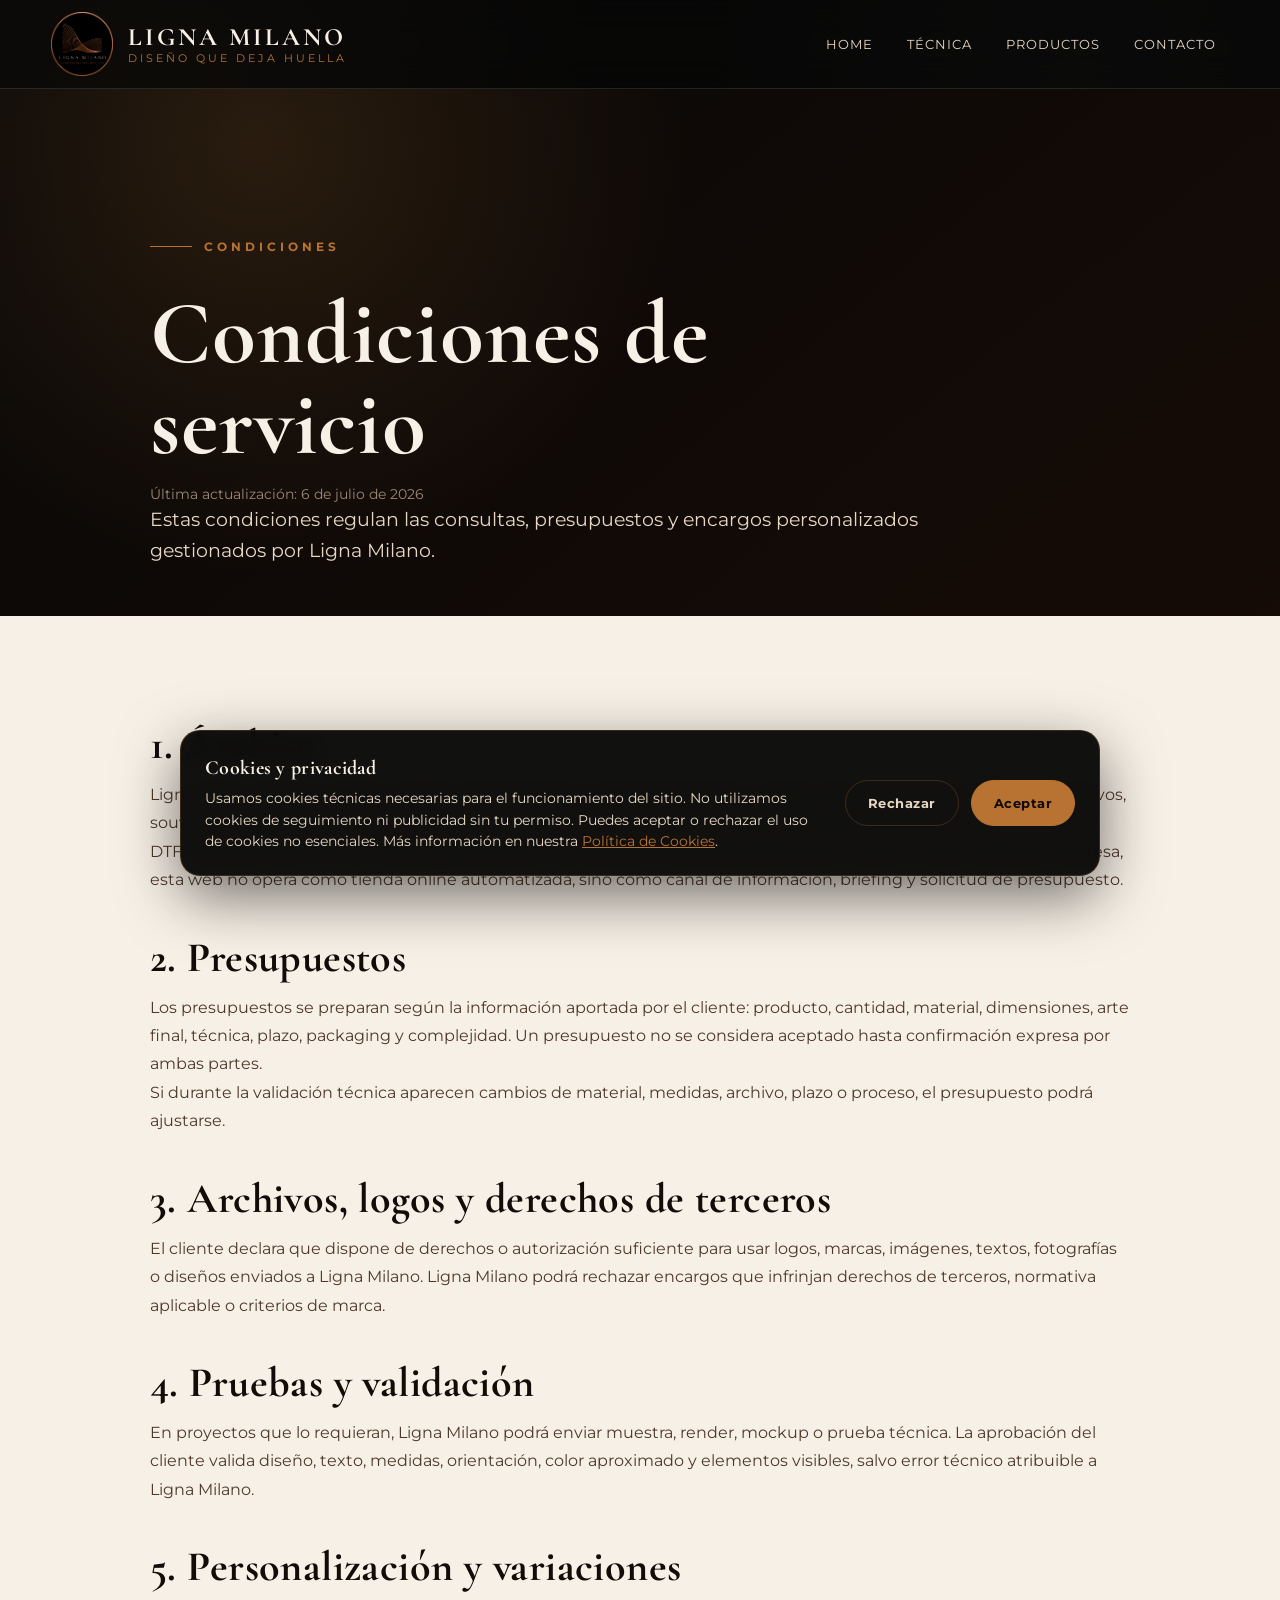
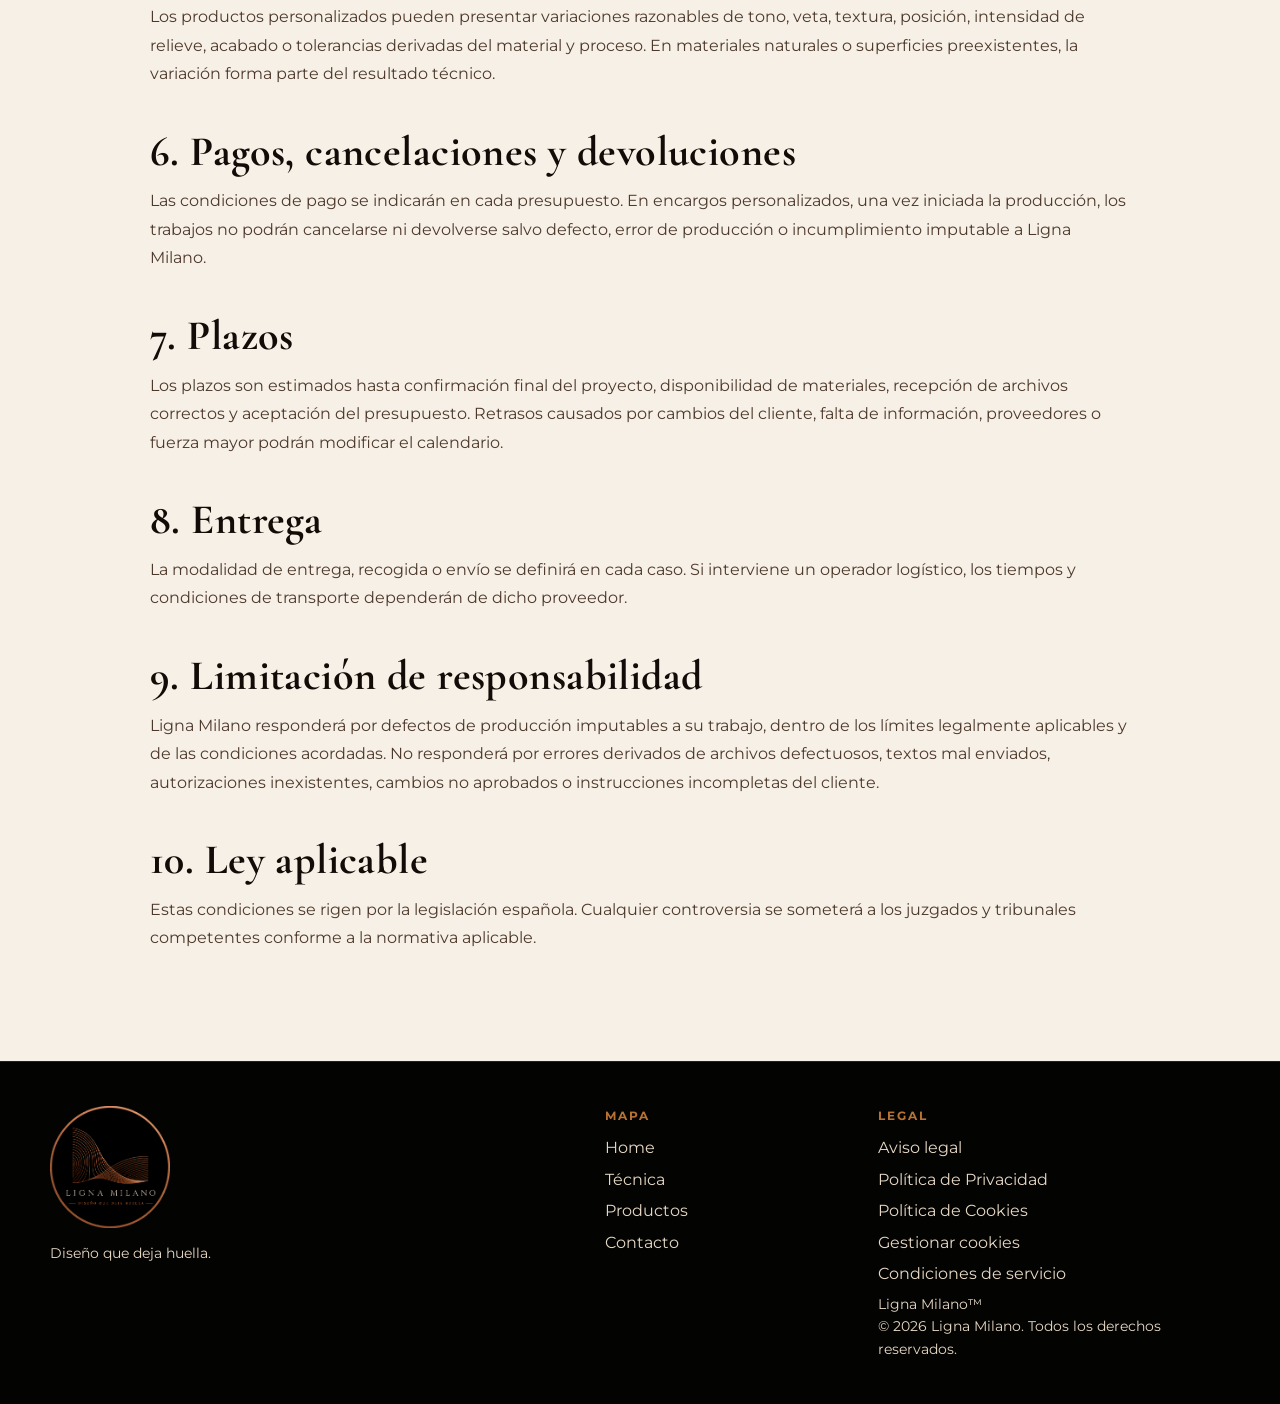
<file: condiciones.html>
<!doctype html>
<html lang="es">
<head>
  <meta charset="utf-8">
  <meta name="viewport" content="width=device-width, initial-scale=1">
  <title>Condiciones de servicio | Ligna Milano</title>
  <meta name="description" content="Condiciones de servicio para presupuestos, proyectos personalizados, encargos, pagos, cancelaciones y entregas de Ligna Milano.">
  <meta name="robots" content="index, follow, max-image-preview:large">
  <link rel="canonical" href="https://lignamilano.com/condiciones.html">
  <meta property="og:title" content="Condiciones de servicio | Ligna Milano">
  <meta property="og:description" content="Condiciones de servicio para presupuestos, proyectos personalizados, encargos, pagos, cancelaciones y entregas de Ligna Milano.">
  <meta property="og:type" content="article">
  <meta property="og:url" content="https://lignamilano.com/condiciones.html">
  <meta property="og:image" content="https://lignamilano.com/assets/img/og-ligna-milano.png">
  <meta name="theme-color" content="#080807">
  <link rel="icon" type="image/png" sizes="32x32" href="assets/img/favicon-32.png">
  <link rel="icon" type="image/png" sizes="192x192" href="assets/img/favicon-192.png">
  <link rel="preconnect" href="https://fonts.googleapis.com">
  <link rel="preconnect" href="https://fonts.gstatic.com" crossorigin>
  <link href="https://fonts.googleapis.com/css2?family=Cormorant+Garamond:wght@500;600;700&family=Montserrat:wght@400;500;600;700;800;900&display=swap" rel="stylesheet">
  <link rel="stylesheet" href="assets/css/styles.css?v=10">
  <link rel="stylesheet" href="assets/css/cookie-banner.css?v=1">
</head>
<body class="legal-page">
  <a class="skip-link" href="#main">Saltar al contenido</a>
  <header class="site-header is-compact" data-header>
    <div class="container header-inner">
      <a class="brand" href="index.html#home" aria-label="Ligna Milano, inicio">
        <img src="assets/img/logo-ligna-milano.png" alt="Ligna Milano" class="brand-logo">
        <span class="brand-copy"><strong>Ligna Milano</strong><small>Diseño que deja huella</small></span>
      </a>
      <nav id="site-nav" class="site-nav legal-nav">
        <a href="index.html#home">Home</a>
        <a href="index.html#tecnica">Técnica</a>
        <a href="index.html#productos">Productos</a>
        <a href="index.html#contacto">Contacto</a>
      </nav>
    </div>
  </header>
  <main id="main" class="legal-main">
    <section class="legal-hero section-shell">
      <div class="container legal-container">
        <span class="eyebrow">Condiciones</span>
        <h1>Condiciones de servicio</h1>
        <p class="legal-updated">Última actualización: 6 de julio de 2026</p>
        <p class="legal-lead">Estas condiciones regulan las consultas, presupuestos y encargos personalizados gestionados por Ligna Milano.</p>
      </div>
    </section>
    <section class="legal-content section">
      <div class="container legal-container">
        <h2>1. Ámbito</h2>
        <p>Ligna Milano diseña y produce objetos personalizados, artículos decorativos, regalos, detalles de boda, regalos corporativos, souvenirs y papelería premium mediante impresión UV a color, relieve y textura 3D, barniz selectivo y transferencias UV DTF. Otras técnicas como el corte y grabado láser o la impresión 3D podrán ofrecerse en el futuro. Salvo indicación expresa, esta web no opera como tienda online automatizada, sino como canal de información, briefing y solicitud de presupuesto.</p>

        <h2>2. Presupuestos</h2>
        <p>Los presupuestos se preparan según la información aportada por el cliente: producto, cantidad, material, dimensiones, arte final, técnica, plazo, packaging y complejidad. Un presupuesto no se considera aceptado hasta confirmación expresa por ambas partes.</p>
        <p>Si durante la validación técnica aparecen cambios de material, medidas, archivo, plazo o proceso, el presupuesto podrá ajustarse.</p>

        <h2>3. Archivos, logos y derechos de terceros</h2>
        <p>El cliente declara que dispone de derechos o autorización suficiente para usar logos, marcas, imágenes, textos, fotografías o diseños enviados a Ligna Milano. Ligna Milano podrá rechazar encargos que infrinjan derechos de terceros, normativa aplicable o criterios de marca.</p>

        <h2>4. Pruebas y validación</h2>
        <p>En proyectos que lo requieran, Ligna Milano podrá enviar muestra, render, mockup o prueba técnica. La aprobación del cliente valida diseño, texto, medidas, orientación, color aproximado y elementos visibles, salvo error técnico atribuible a Ligna Milano.</p>

        <h2>5. Personalización y variaciones</h2>
        <p>Los productos personalizados pueden presentar variaciones razonables de tono, veta, textura, posición, intensidad de relieve, acabado o tolerancias derivadas del material y proceso. En materiales naturales o superficies preexistentes, la variación forma parte del resultado técnico.</p>

        <h2>6. Pagos, cancelaciones y devoluciones</h2>
        <p>Las condiciones de pago se indicarán en cada presupuesto. En encargos personalizados, una vez iniciada la producción, los trabajos no podrán cancelarse ni devolverse salvo defecto, error de producción o incumplimiento imputable a Ligna Milano.</p>

        <h2>7. Plazos</h2>
        <p>Los plazos son estimados hasta confirmación final del proyecto, disponibilidad de materiales, recepción de archivos correctos y aceptación del presupuesto. Retrasos causados por cambios del cliente, falta de información, proveedores o fuerza mayor podrán modificar el calendario.</p>

        <h2>8. Entrega</h2>
        <p>La modalidad de entrega, recogida o envío se definirá en cada caso. Si interviene un operador logístico, los tiempos y condiciones de transporte dependerán de dicho proveedor.</p>

        <h2>9. Limitación de responsabilidad</h2>
        <p>Ligna Milano responderá por defectos de producción imputables a su trabajo, dentro de los límites legalmente aplicables y de las condiciones acordadas. No responderá por errores derivados de archivos defectuosos, textos mal enviados, autorizaciones inexistentes, cambios no aprobados o instrucciones incompletas del cliente.</p>

        <h2>10. Ley aplicable</h2>
        <p>Estas condiciones se rigen por la legislación española. Cualquier controversia se someterá a los juzgados y tribunales competentes conforme a la normativa aplicable.</p>
      </div>
    </section>

  </main>
  <footer class="site-footer">
    <div class="container footer-grid">
      <div>
        <img src="assets/img/logo-ligna-milano.png" alt="Ligna Milano" class="footer-logo">
        <p>Diseño que deja huella.</p>
      </div>
      <div>
        <strong>Mapa</strong>
        <a href="index.html#home">Home</a>
        <a href="index.html#tecnica">Técnica</a>
        <a href="index.html#productos">Productos</a>
        <a href="index.html#contacto">Contacto</a>
      </div>
      <div>
        <strong>Legal</strong>
        <a href="aviso-legal.html">Aviso legal</a>
        <a href="privacidad.html">Política de Privacidad</a>
        <a href="cookies.html">Política de Cookies</a>
        <a href="#" data-cookie-preferences>Gestionar cookies</a>
        <a href="condiciones.html">Condiciones de servicio</a>
        <p>Ligna Milano&trade;</p>
        <p>© <span id="year"></span> Ligna Milano. Todos los derechos reservados.</p>
      </div>
    </div>
  </footer>

  <script src="assets/js/legal.js?v=11"></script>
  <script src="assets/js/cookie-banner.js?v=1"></script>
</body>
</html>
</file>
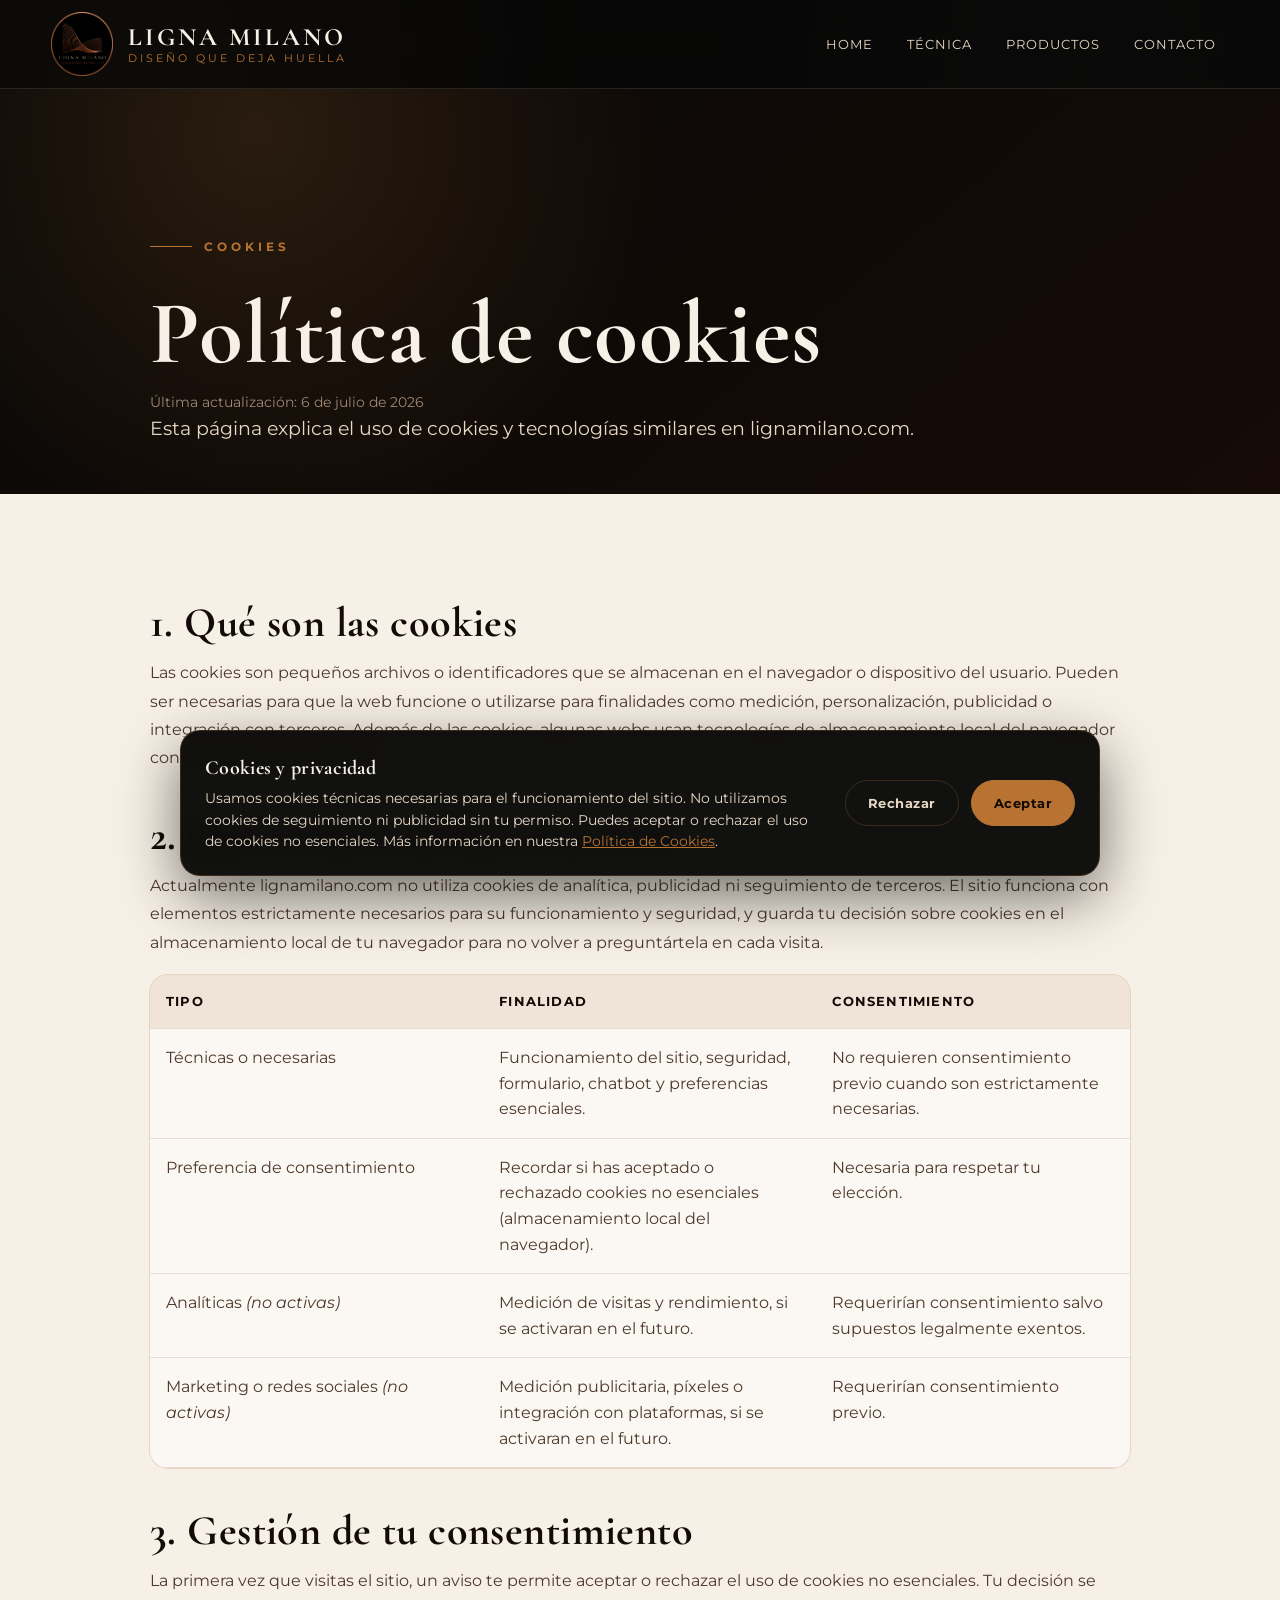
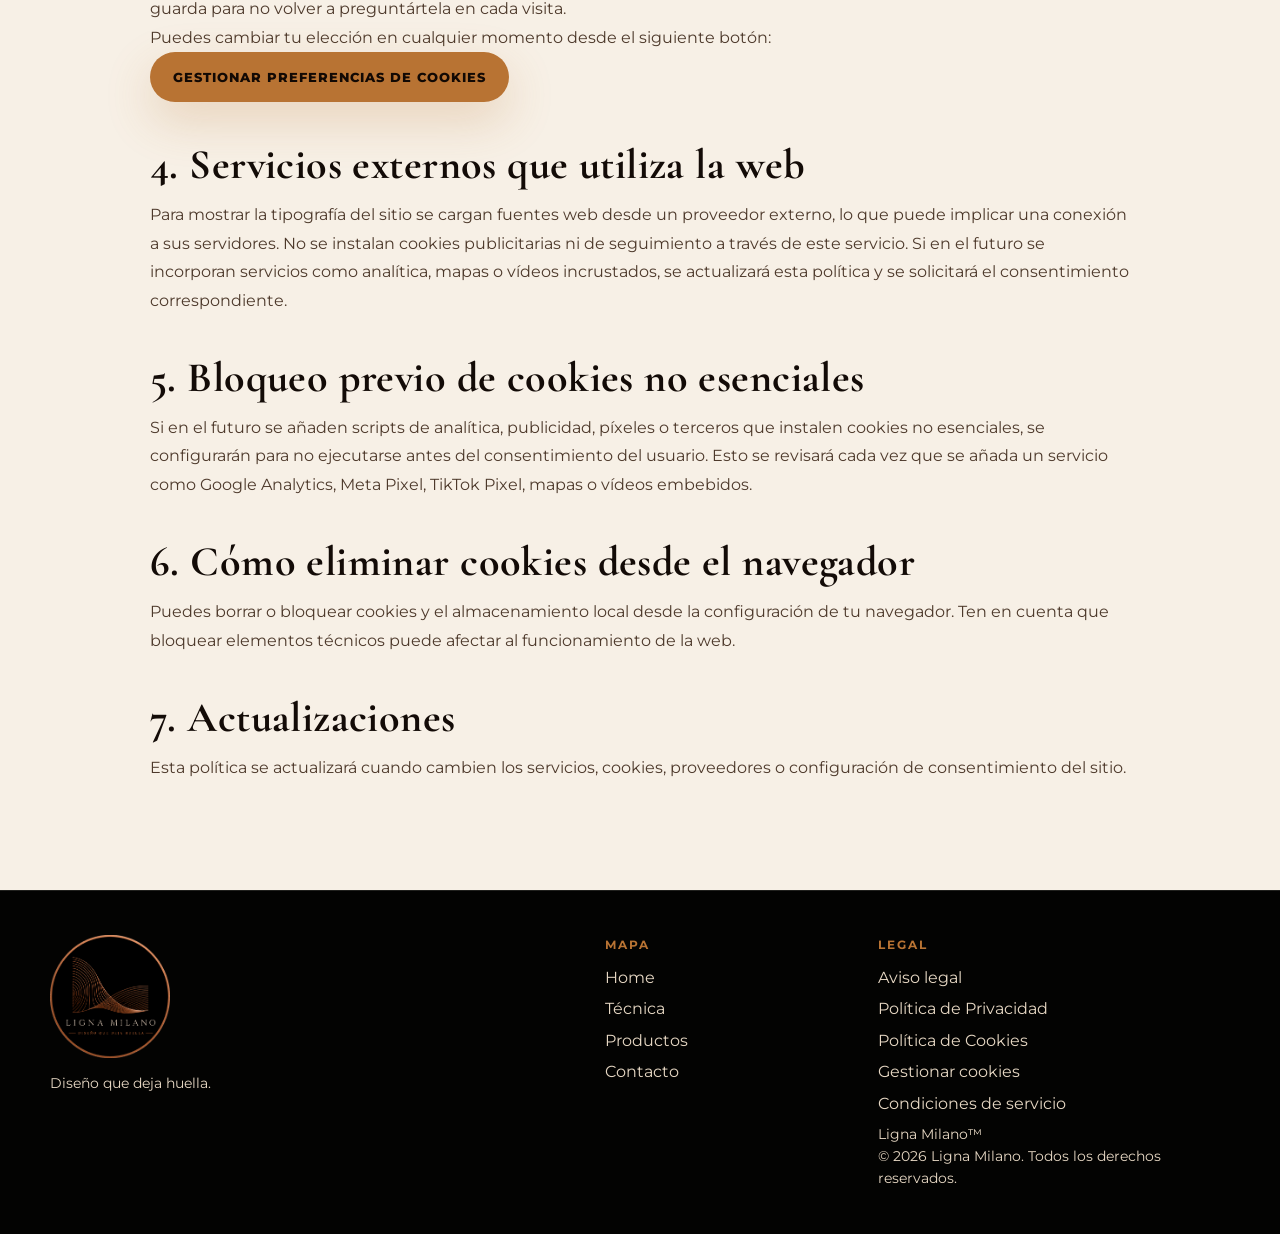
<file: cookies.html>
<!doctype html>
<html lang="es">
<head>
  <meta charset="utf-8">
  <meta name="viewport" content="width=device-width, initial-scale=1">
  <title>Política de cookies | Ligna Milano</title>
  <meta name="description" content="Política de cookies de Ligna Milano: qué cookies usamos y cómo gestionar tu consentimiento.">
  <meta name="robots" content="index, follow, max-image-preview:large">
  <link rel="canonical" href="https://lignamilano.com/cookies.html">
  <meta property="og:title" content="Política de cookies | Ligna Milano">
  <meta property="og:description" content="Política de cookies de Ligna Milano: qué cookies usamos y cómo gestionar tu consentimiento.">
  <meta property="og:type" content="article">
  <meta property="og:url" content="https://lignamilano.com/cookies.html">
  <meta property="og:image" content="https://lignamilano.com/assets/img/og-ligna-milano.png">
  <meta name="theme-color" content="#080807">
  <link rel="icon" type="image/png" sizes="32x32" href="assets/img/favicon-32.png">
  <link rel="icon" type="image/png" sizes="192x192" href="assets/img/favicon-192.png">
  <link rel="preconnect" href="https://fonts.googleapis.com">
  <link rel="preconnect" href="https://fonts.gstatic.com" crossorigin>
  <link href="https://fonts.googleapis.com/css2?family=Cormorant+Garamond:wght@500;600;700&family=Montserrat:wght@400;500;600;700;800;900&display=swap" rel="stylesheet">
  <link rel="stylesheet" href="assets/css/styles.css?v=10">
  <link rel="stylesheet" href="assets/css/cookie-banner.css?v=1">
</head>
<body class="legal-page">
  <a class="skip-link" href="#main">Saltar al contenido</a>
  <header class="site-header is-compact" data-header>
    <div class="container header-inner">
      <a class="brand" href="index.html#home" aria-label="Ligna Milano, inicio">
        <img src="assets/img/logo-ligna-milano.png" alt="Ligna Milano" class="brand-logo">
        <span class="brand-copy"><strong>Ligna Milano</strong><small>Diseño que deja huella</small></span>
      </a>
      <nav id="site-nav" class="site-nav legal-nav">
        <a href="index.html#home">Home</a>
        <a href="index.html#tecnica">Técnica</a>
        <a href="index.html#productos">Productos</a>
        <a href="index.html#contacto">Contacto</a>
      </nav>
    </div>
  </header>
  <main id="main" class="legal-main">
    <section class="legal-hero section-shell">
      <div class="container legal-container">
        <span class="eyebrow">Cookies</span>
        <h1>Política de cookies</h1>
        <p class="legal-updated">Última actualización: 6 de julio de 2026</p>
        <p class="legal-lead">Esta página explica el uso de cookies y tecnologías similares en lignamilano.com.</p>
      </div>
    </section>
    <section class="legal-content section">
      <div class="container legal-container">
        <h2>1. Qué son las cookies</h2>
        <p>Las cookies son pequeños archivos o identificadores que se almacenan en el navegador o dispositivo del usuario. Pueden ser necesarias para que la web funcione o utilizarse para finalidades como medición, personalización, publicidad o integración con terceros. Además de las cookies, algunas webs usan tecnologías de almacenamiento local del navegador con finalidades equivalentes.</p>

        <h2>2. Qué cookies utiliza esta web</h2>
        <p>Actualmente lignamilano.com no utiliza cookies de analítica, publicidad ni seguimiento de terceros. El sitio funciona con elementos estrictamente necesarios para su funcionamiento y seguridad, y guarda tu decisión sobre cookies en el almacenamiento local de tu navegador para no volver a preguntártela en cada visita.</p>
        <table class="legal-table">
          <tr><th>Tipo</th><th>Finalidad</th><th>Consentimiento</th></tr>
          <tr><td>Técnicas o necesarias</td><td>Funcionamiento del sitio, seguridad, formulario, chatbot y preferencias esenciales.</td><td>No requieren consentimiento previo cuando son estrictamente necesarias.</td></tr>
          <tr><td>Preferencia de consentimiento</td><td>Recordar si has aceptado o rechazado cookies no esenciales (almacenamiento local del navegador).</td><td>Necesaria para respetar tu elección.</td></tr>
          <tr><td>Analíticas <em>(no activas)</em></td><td>Medición de visitas y rendimiento, si se activaran en el futuro.</td><td>Requerirían consentimiento salvo supuestos legalmente exentos.</td></tr>
          <tr><td>Marketing o redes sociales <em>(no activas)</em></td><td>Medición publicitaria, píxeles o integración con plataformas, si se activaran en el futuro.</td><td>Requerirían consentimiento previo.</td></tr>
        </table>

        <h2>3. Gestión de tu consentimiento</h2>
        <p>La primera vez que visitas el sitio, un aviso te permite aceptar o rechazar el uso de cookies no esenciales. Tu decisión se guarda para no volver a preguntártela en cada visita.</p>
        <p>Puedes cambiar tu elección en cualquier momento desde el siguiente botón:</p>
        <p><button class="btn btn-primary" type="button" data-cookie-preferences>Gestionar preferencias de cookies</button></p>

        <h2>4. Servicios externos que utiliza la web</h2>
        <p>Para mostrar la tipografía del sitio se cargan fuentes web desde un proveedor externo, lo que puede implicar una conexión a sus servidores. No se instalan cookies publicitarias ni de seguimiento a través de este servicio. Si en el futuro se incorporan servicios como analítica, mapas o vídeos incrustados, se actualizará esta política y se solicitará el consentimiento correspondiente.</p>

        <h2>5. Bloqueo previo de cookies no esenciales</h2>
        <p>Si en el futuro se añaden scripts de analítica, publicidad, píxeles o terceros que instalen cookies no esenciales, se configurarán para no ejecutarse antes del consentimiento del usuario. Esto se revisará cada vez que se añada un servicio como Google Analytics, Meta Pixel, TikTok Pixel, mapas o vídeos embebidos.</p>

        <h2>6. Cómo eliminar cookies desde el navegador</h2>
        <p>Puedes borrar o bloquear cookies y el almacenamiento local desde la configuración de tu navegador. Ten en cuenta que bloquear elementos técnicos puede afectar al funcionamiento de la web.</p>

        <h2>7. Actualizaciones</h2>
        <p>Esta política se actualizará cuando cambien los servicios, cookies, proveedores o configuración de consentimiento del sitio.</p>
      </div>
    </section>

  </main>
  <footer class="site-footer">
    <div class="container footer-grid">
      <div>
        <img src="assets/img/logo-ligna-milano.png" alt="Ligna Milano" class="footer-logo">
        <p>Diseño que deja huella.</p>
      </div>
      <div>
        <strong>Mapa</strong>
        <a href="index.html#home">Home</a>
        <a href="index.html#tecnica">Técnica</a>
        <a href="index.html#productos">Productos</a>
        <a href="index.html#contacto">Contacto</a>
      </div>
      <div>
        <strong>Legal</strong>
        <a href="aviso-legal.html">Aviso legal</a>
        <a href="privacidad.html">Política de Privacidad</a>
        <a href="cookies.html">Política de Cookies</a>
        <a href="#" data-cookie-preferences>Gestionar cookies</a>
        <a href="condiciones.html">Condiciones de servicio</a>
        <p>Ligna Milano&trade;</p>
        <p>© <span id="year"></span> Ligna Milano. Todos los derechos reservados.</p>
      </div>
    </div>
  </footer>

  <script src="assets/js/legal.js?v=11"></script>
  <script src="assets/js/cookie-banner.js?v=1"></script>
</body>
</html>
</file>
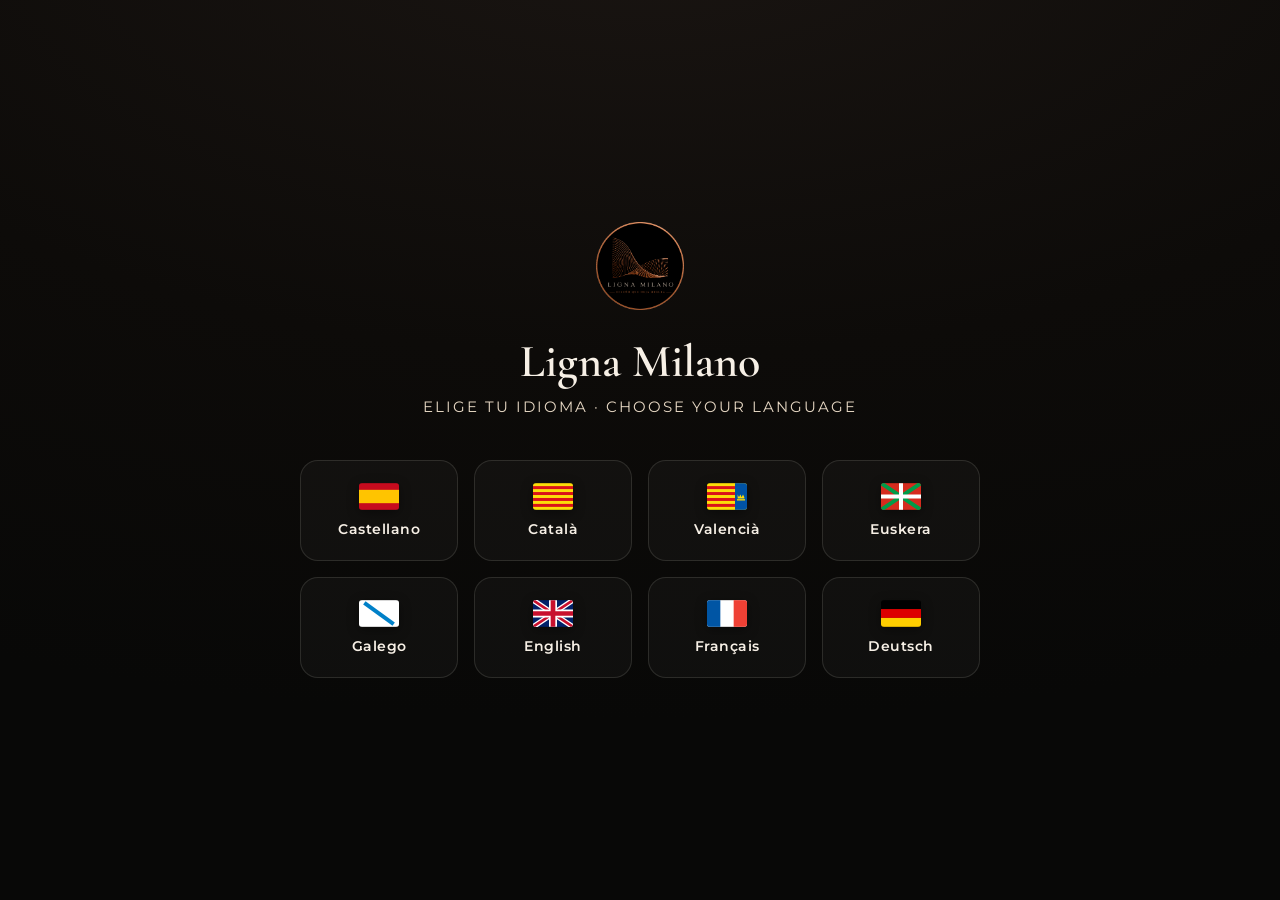
<file: pedido.html>
<!doctype html>
<html lang="es">
<head>
  <meta charset="utf-8">
  <meta name="viewport" content="width=device-width, initial-scale=1">
  <title>Información de envío y pago | Ligna Milano</title>
  <meta name="description" content="Formulario de información de envío y pago para tu pedido de Ligna Milano.">
  <meta name="robots" content="noindex, nofollow">
  <meta name="theme-color" content="#080807">
  <link rel="icon" type="image/png" sizes="32x32" href="assets/img/favicon-32.png">
  <link rel="icon" type="image/png" sizes="192x192" href="assets/img/favicon-192.png">
  <link rel="preconnect" href="https://fonts.googleapis.com">
  <link rel="preconnect" href="https://fonts.gstatic.com" crossorigin>
  <link href="https://fonts.googleapis.com/css2?family=Cormorant+Garamond:wght@500;600;700&family=Montserrat:wght@400;500;600;700;800;900&display=swap" rel="stylesheet">
  <link rel="stylesheet" href="assets/css/pedido.css?v=1">
</head>
<body>

  <!-- ============ LANDING · SELECTOR DE IDIOMA ============ -->
  <div class="lang-landing" data-landing>
    <img src="assets/img/logo-ligna-milano.png" alt="Ligna Milano" class="lang-logo">
    <h1>Ligna Milano</h1>
    <p class="lang-sub">Elige tu idioma · Choose your language</p>
    <div class="lang-grid" data-lang-grid></div>
  </div>

  <!-- ============ FORMULARIO ============ -->
  <div class="pedido-form-wrap" data-form-wrap>
    <div class="pedido-container">

      <div class="pedido-head">
        <img src="assets/img/logo-ligna-milano.png" alt="Ligna Milano">
        <h1 data-t="heading">Información de envío y pago</h1>
      </div>
      <p class="pedido-intro" data-t="intro"></p>
      <button type="button" class="change-lang" data-change-lang>
        <span aria-hidden="true">‹</span> <span data-t="changeLang">Cambiar idioma</span>
      </button>

      <div class="spam-note" data-t="spamNote"></div>
      <div class="spam-note" data-t="shippingNote" style="border-color:var(--line);background:rgba(184,115,51,.06)"></div>

      <form data-pedido-form action="send-pedido.php" method="POST" novalidate>
        <input type="text" name="_lm_website" tabindex="-1" autocomplete="new-password" aria-hidden="true" style="position:absolute;left:-9999px;opacity:0">
        <input type="hidden" name="idioma" value="es">
        <input type="hidden" name="idiomaLabel" value="">

        <!-- Datos personales -->
        <fieldset>
          <legend data-t="secName">Datos personales</legend>
          <div class="field-grid grid-3">
            <div class="field">
              <label data-t-req="firstName"></label>
              <input type="text" name="nombre" required maxlength="80" autocomplete="given-name">
            </div>
            <div class="field">
              <label data-t-req="lastName1"></label>
              <input type="text" name="apellido1" required maxlength="80" autocomplete="family-name">
            </div>
            <div class="field">
              <label data-t-opt="lastName2"></label>
              <input type="text" name="apellido2" maxlength="80">
            </div>
          </div>
        </fieldset>

        <!-- Dirección -->
        <fieldset>
          <legend data-t="secAddress">Dirección</legend>
          <div class="field-grid grid-311">
            <div class="field">
              <label data-t-req="streetType"></label>
              <select name="tipoVia" data-street-type required></select>
            </div>
            <div class="field" style="grid-column:span 1">
              <label data-t-req="streetName"></label>
              <input type="text" name="nombreVia" required maxlength="120" autocomplete="address-line1">
            </div>
            <div class="field">
              <label data-t-req="number"></label>
              <input type="text" name="numero" required maxlength="10">
            </div>
          </div>
          <div class="field-grid grid-3" style="margin-top:16px">
            <div class="field">
              <label data-t-opt="stair"></label>
              <input type="text" name="escalera" maxlength="10">
            </div>
            <div class="field">
              <label data-t-req="floor"></label>
              <input type="text" name="piso" required maxlength="10">
            </div>
            <div class="field">
              <label data-t-req="door"></label>
              <input type="text" name="puerta" required maxlength="10">
            </div>
          </div>
          <div class="field-grid grid-2" style="margin-top:16px">
            <div class="field">
              <label data-t-req="city"></label>
              <input type="text" name="ciudad" required maxlength="80" autocomplete="address-level2">
            </div>
            <div class="field">
              <label data-t-req="postalCode"></label>
              <input type="text" name="cp" required maxlength="12" autocomplete="postal-code">
            </div>
          </div>
          <div class="field-grid grid-2" style="margin-top:16px">
            <div class="field">
              <label data-t-req="province"></label>
              <input type="text" name="provincia" required maxlength="80" autocomplete="address-level1">
            </div>
            <div class="field">
              <label data-t-req="country"></label>
              <input type="text" name="pais" required maxlength="60" value="España" autocomplete="country-name">
            </div>
          </div>
        </fieldset>

        <!-- Contacto -->
        <fieldset>
          <legend data-t="secContact">Contacto</legend>
          <div class="field-grid grid-2">
            <div class="field">
              <label data-t-req="email"></label>
              <input type="email" name="email" required maxlength="180" autocomplete="email">
            </div>
            <div class="field">
              <label data-t-req="mobile"></label>
              <input type="tel" name="movil" required maxlength="40" autocomplete="tel">
            </div>
          </div>
        </fieldset>

        <!-- Pago -->
        <fieldset>
          <legend data-t="secPayment">Método de pago</legend>
          <div class="field-grid grid-2">
            <div class="field">
              <label data-t-req="paymentMethod"></label>
              <select name="pago" data-payment required></select>
            </div>
            <div class="field">
              <label data-t-req="productRef"></label>
              <input type="text" name="referencia" required maxlength="80">
              <span class="hint" data-t="productRefHint"></span>
            </div>
          </div>
          <div class="pay-ref-note">
            <span aria-hidden="true">ⓘ</span>
            <span data-t="paymentRefInfo"></span>
          </div>

          <div class="field" style="margin-top:18px">
            <label data-t-opt="receipt"></label>
            <div class="receipt-drop" data-receipt-drop tabindex="0" role="button">
              <span class="receipt-drop__btn">
                <svg width="18" height="18" viewBox="0 0 24 24" fill="none" stroke="currentColor" stroke-width="2" stroke-linecap="round" stroke-linejoin="round"><path d="M12 16V4M6 10l6-6 6 6M4 20h16"/></svg>
                <span data-t="receiptChoose">Adjuntar comprobante</span>
              </span>
              <input type="file" accept="image/png,image/jpeg,application/pdf" data-receipt-input hidden>
              <div class="receipt-name" data-receipt-name></div>
            </div>
            <span class="hint" data-t="receiptHint" style="margin-top:8px"></span>
          </div>
        </fieldset>

        <!-- Comentarios -->
        <fieldset>
          <legend data-t="secComments">Comentarios</legend>
          <div class="field">
            <label data-t-opt="comments"></label>
            <textarea name="comentarios" maxlength="800" rows="3"></textarea>
            <span class="hint" data-t="commentsHint"></span>
          </div>
        </fieldset>

        <label class="privacy-check">
          <input type="checkbox" name="privacyAccepted" value="1" required>
          <span data-privacy></span>
        </label>

        <button type="submit" class="btn btn-primary" data-pedido-submit data-t="submit" style="margin-top:8px">Enviar información del pedido</button>
        <p class="pedido-status" data-pedido-status aria-live="polite"></p>
      </form>
    </div>

    <!-- Pie -->
    <footer class="pedido-footer">
      <div class="pedido-container">
        <div class="foot-contacts">
          <span>Instagram: <a href="https://instagram.com/lignamilano" target="_blank" rel="noopener">@lignamilano</a></span>
          <span>WhatsApp: <a href="https://wa.me/34615304350" target="_blank" rel="noopener">@Lignamilano · +34 615 30 43 50</a></span>
          <span>Email: <a href="mailto:info@lignamilano.com">info@lignamilano.com</a></span>
        </div>
        <div class="foot-hours" data-t="hours"></div>
        <div class="foot-hours">Ligna Milano&trade; · © <span data-year></span></div>
      </div>
    </footer>
  </div>

  <!-- Modal de éxito -->
  <div class="pedido-modal" data-pedido-modal hidden role="dialog" aria-modal="true">
    <div class="pedido-modal__card">
      <span class="kicker">Ligna Milano</span>
      <h2 data-t="okTitle">Información enviada</h2>
      <p data-t="okBody"></p>
      <button type="button" class="btn btn-primary" data-pedido-modal-close data-t="okClose">Perfecto</button>
    </div>
  </div>

  <script src="assets/js/pedido-i18n.js?v=1"></script>
  <script src="assets/js/pedido-flags.js?v=1"></script>
  <script src="assets/js/pedido.js?v=1"></script>
</body>
</html>
</file>
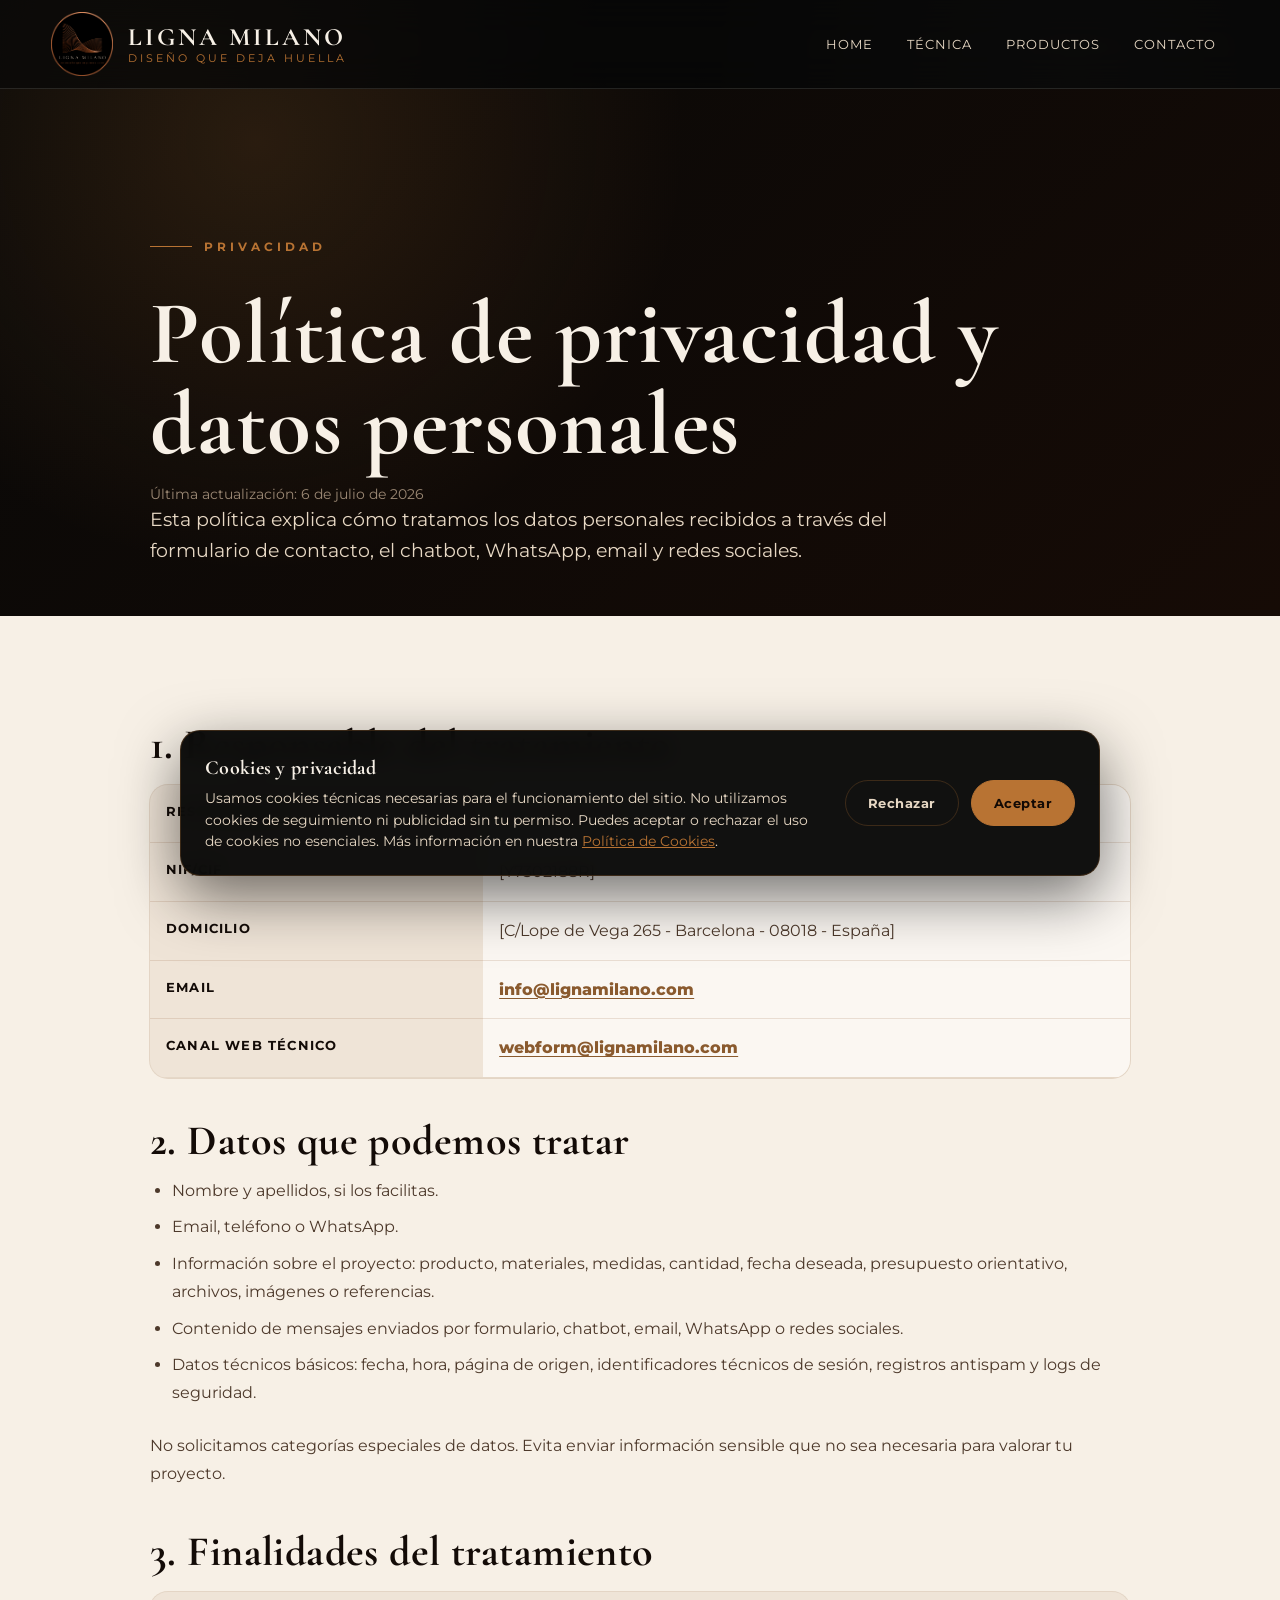
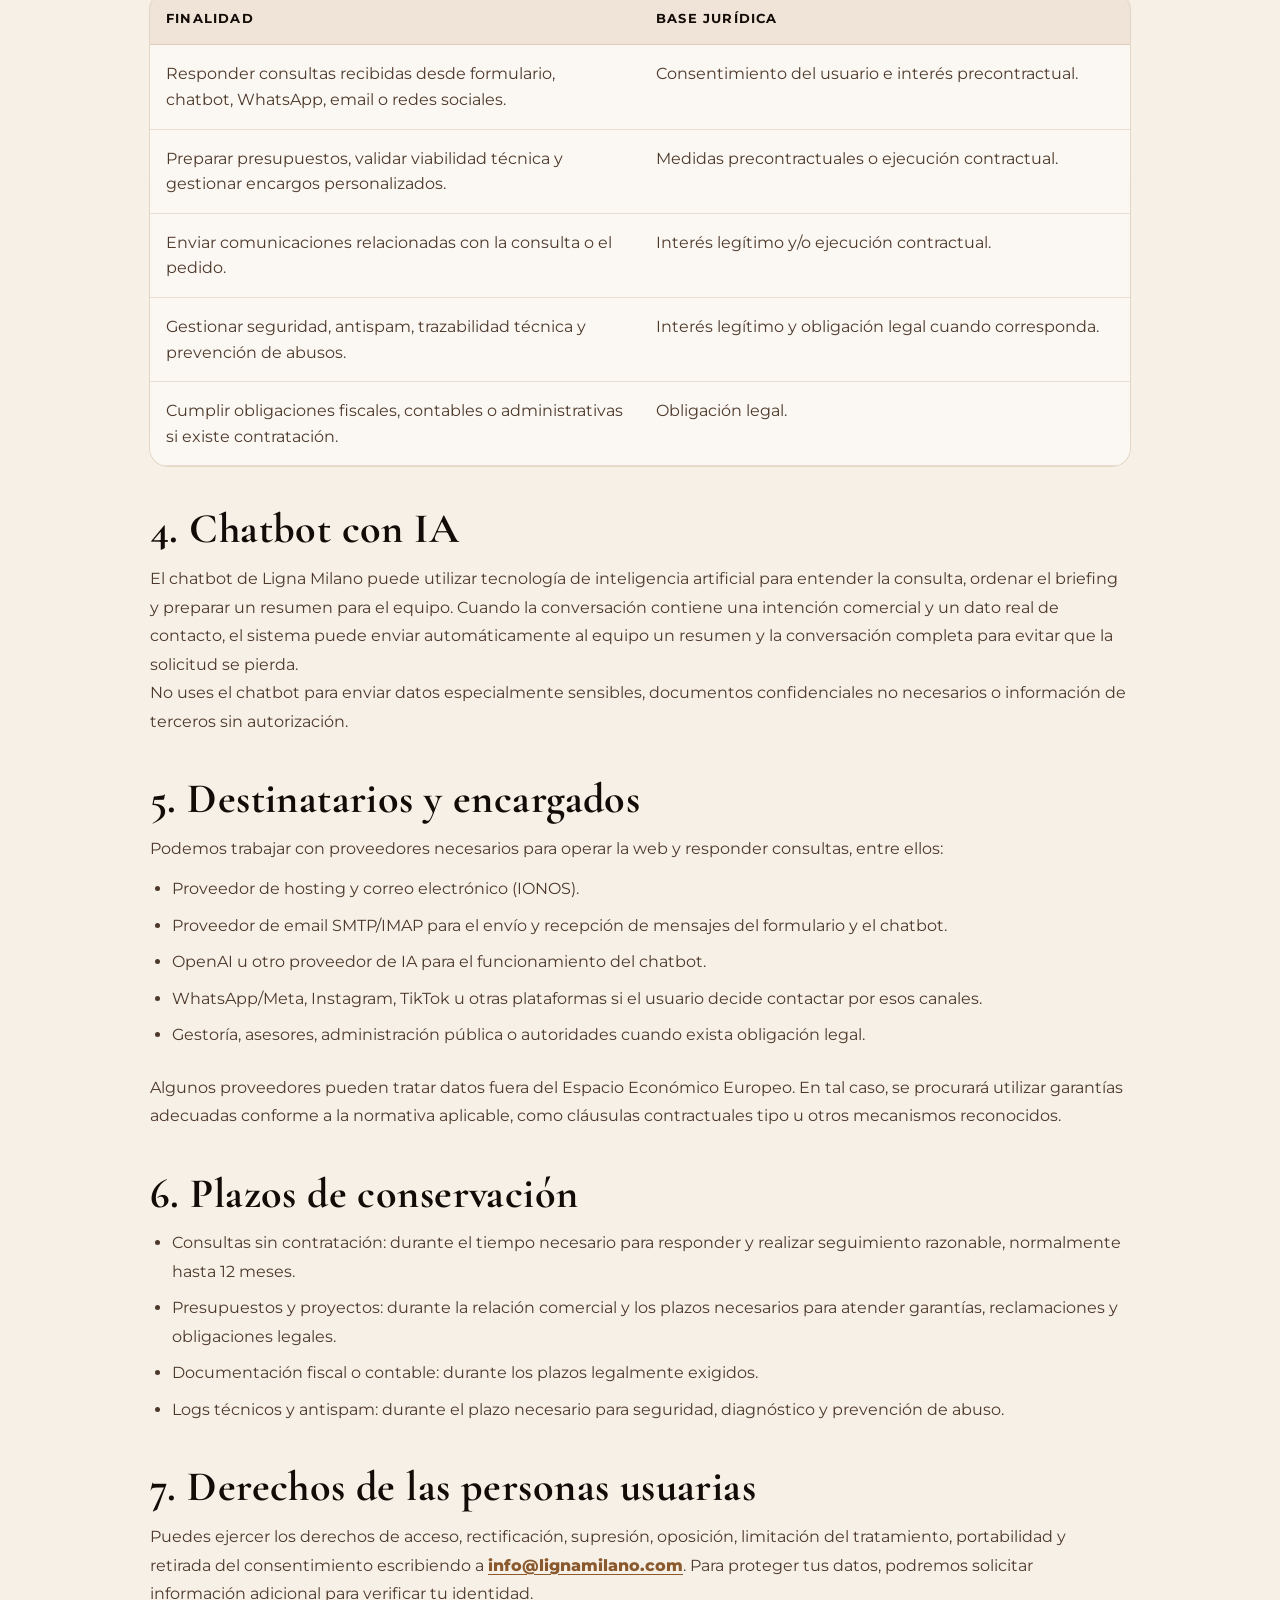
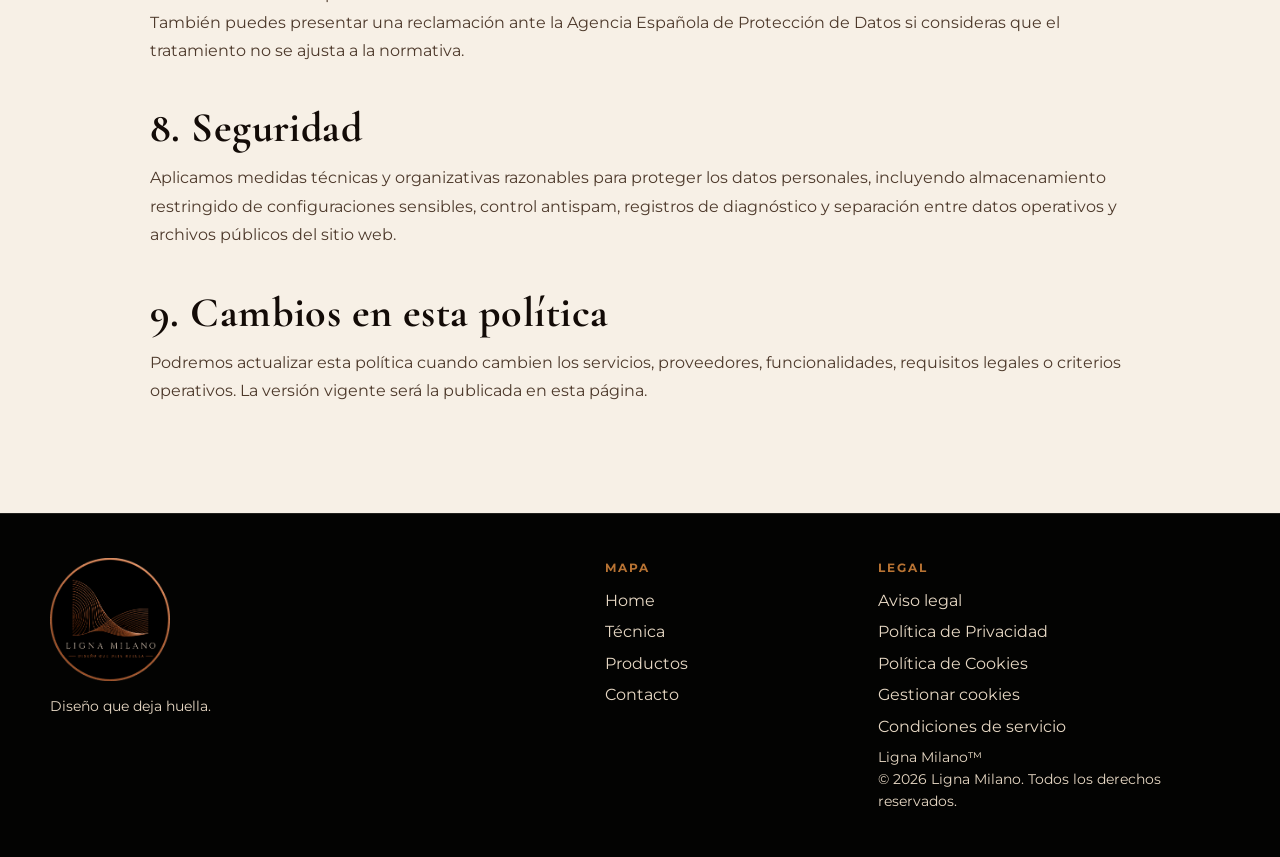
<file: privacidad.html>
<!doctype html>
<html lang="es">
<head>
  <meta charset="utf-8">
  <meta name="viewport" content="width=device-width, initial-scale=1">
  <title>Política de privacidad | Ligna Milano</title>
  <meta name="description" content="Política de privacidad de Ligna Milano: tratamiento de datos personales, formulario de contacto, chatbot, derechos y proveedores.">
  <meta name="robots" content="index, follow, max-image-preview:large">
  <link rel="canonical" href="https://lignamilano.com/privacidad.html">
  <meta property="og:title" content="Política de privacidad | Ligna Milano">
  <meta property="og:description" content="Política de privacidad de Ligna Milano: tratamiento de datos personales, formulario de contacto, chatbot, derechos y proveedores.">
  <meta property="og:type" content="article">
  <meta property="og:url" content="https://lignamilano.com/privacidad.html">
  <meta property="og:image" content="https://lignamilano.com/assets/img/og-ligna-milano.png">
  <meta name="theme-color" content="#080807">
  <link rel="icon" type="image/png" sizes="32x32" href="assets/img/favicon-32.png">
  <link rel="icon" type="image/png" sizes="192x192" href="assets/img/favicon-192.png">
  <link rel="preconnect" href="https://fonts.googleapis.com">
  <link rel="preconnect" href="https://fonts.gstatic.com" crossorigin>
  <link href="https://fonts.googleapis.com/css2?family=Cormorant+Garamond:wght@500;600;700&family=Montserrat:wght@400;500;600;700;800;900&display=swap" rel="stylesheet">
  <link rel="stylesheet" href="assets/css/styles.css?v=10">
  <link rel="stylesheet" href="assets/css/cookie-banner.css?v=1">
</head>
<body class="legal-page">
  <a class="skip-link" href="#main">Saltar al contenido</a>
  <header class="site-header is-compact" data-header>
    <div class="container header-inner">
      <a class="brand" href="index.html#home" aria-label="Ligna Milano, inicio">
        <img src="assets/img/logo-ligna-milano.png" alt="Ligna Milano" class="brand-logo">
        <span class="brand-copy"><strong>Ligna Milano</strong><small>Diseño que deja huella</small></span>
      </a>
      <nav id="site-nav" class="site-nav legal-nav">
        <a href="index.html#home">Home</a>
        <a href="index.html#tecnica">Técnica</a>
        <a href="index.html#productos">Productos</a>
        <a href="index.html#contacto">Contacto</a>
      </nav>
    </div>
  </header>
  <main id="main" class="legal-main">
    <section class="legal-hero section-shell">
      <div class="container legal-container">
        <span class="eyebrow">Privacidad</span>
        <h1>Política de privacidad y datos personales</h1>
        <p class="legal-updated">Última actualización: 6 de julio de 2026</p>
        <p class="legal-lead">Esta política explica cómo tratamos los datos personales recibidos a través del formulario de contacto, el chatbot, WhatsApp, email y redes sociales.</p>
      </div>
    </section>
    <section class="legal-content section">
      <div class="container legal-container">
        <h2>1. Responsable del tratamiento</h2>
        <table class="legal-table">
          <tr><th>Responsable</th><td>[Aldo Pesquera]</td></tr>
          <tr><th>NIF/CIF</th><td>[Y7302188R]</td></tr>
          <tr><th>Domicilio</th><td>[C/Lope de Vega 265 - Barcelona - 08018 - España]</td></tr>
          <tr><th>Email</th><td><a href="mailto:info@lignamilano.com">info@lignamilano.com</a></td></tr>
          <tr><th>Canal web técnico</th><td><a href="mailto:webform@lignamilano.com">webform@lignamilano.com</a></td></tr>
        </table>

        <h2>2. Datos que podemos tratar</h2>
        <ul class="legal-list">
          <li>Nombre y apellidos, si los facilitas.</li>
          <li>Email, teléfono o WhatsApp.</li>
          <li>Información sobre el proyecto: producto, materiales, medidas, cantidad, fecha deseada, presupuesto orientativo, archivos, imágenes o referencias.</li>
          <li>Contenido de mensajes enviados por formulario, chatbot, email, WhatsApp o redes sociales.</li>
          <li>Datos técnicos básicos: fecha, hora, página de origen, identificadores técnicos de sesión, registros antispam y logs de seguridad.</li>
        </ul>
        <p>No solicitamos categorías especiales de datos. Evita enviar información sensible que no sea necesaria para valorar tu proyecto.</p>

        <h2>3. Finalidades del tratamiento</h2>
        <table class="legal-table">
          <tr><th>Finalidad</th><th>Base jurídica</th></tr>
          <tr><td>Responder consultas recibidas desde formulario, chatbot, WhatsApp, email o redes sociales.</td><td>Consentimiento del usuario e interés precontractual.</td></tr>
          <tr><td>Preparar presupuestos, validar viabilidad técnica y gestionar encargos personalizados.</td><td>Medidas precontractuales o ejecución contractual.</td></tr>
          <tr><td>Enviar comunicaciones relacionadas con la consulta o el pedido.</td><td>Interés legítimo y/o ejecución contractual.</td></tr>
          <tr><td>Gestionar seguridad, antispam, trazabilidad técnica y prevención de abusos.</td><td>Interés legítimo y obligación legal cuando corresponda.</td></tr>
          <tr><td>Cumplir obligaciones fiscales, contables o administrativas si existe contratación.</td><td>Obligación legal.</td></tr>
        </table>

        <h2>4. Chatbot con IA</h2>
        <p>El chatbot de Ligna Milano puede utilizar tecnología de inteligencia artificial para entender la consulta, ordenar el briefing y preparar un resumen para el equipo. Cuando la conversación contiene una intención comercial y un dato real de contacto, el sistema puede enviar automáticamente al equipo un resumen y la conversación completa para evitar que la solicitud se pierda.</p>
        <p>No uses el chatbot para enviar datos especialmente sensibles, documentos confidenciales no necesarios o información de terceros sin autorización.</p>

        <h2>5. Destinatarios y encargados</h2>
        <p>Podemos trabajar con proveedores necesarios para operar la web y responder consultas, entre ellos:</p>
        <ul class="legal-list">
          <li>Proveedor de hosting y correo electrónico (IONOS).</li>
          <li>Proveedor de email SMTP/IMAP para el envío y recepción de mensajes del formulario y el chatbot.</li>
          <li>OpenAI u otro proveedor de IA para el funcionamiento del chatbot.</li>
          <li>WhatsApp/Meta, Instagram, TikTok u otras plataformas si el usuario decide contactar por esos canales.</li>
          <li>Gestoría, asesores, administración pública o autoridades cuando exista obligación legal.</li>
        </ul>
        <p>Algunos proveedores pueden tratar datos fuera del Espacio Económico Europeo. En tal caso, se procurará utilizar garantías adecuadas conforme a la normativa aplicable, como cláusulas contractuales tipo u otros mecanismos reconocidos.</p>

        <h2>6. Plazos de conservación</h2>
        <ul class="legal-list">
          <li>Consultas sin contratación: durante el tiempo necesario para responder y realizar seguimiento razonable, normalmente hasta 12 meses.</li>
          <li>Presupuestos y proyectos: durante la relación comercial y los plazos necesarios para atender garantías, reclamaciones y obligaciones legales.</li>
          <li>Documentación fiscal o contable: durante los plazos legalmente exigidos.</li>
          <li>Logs técnicos y antispam: durante el plazo necesario para seguridad, diagnóstico y prevención de abuso.</li>
        </ul>

        <h2>7. Derechos de las personas usuarias</h2>
        <p>Puedes ejercer los derechos de acceso, rectificación, supresión, oposición, limitación del tratamiento, portabilidad y retirada del consentimiento escribiendo a <a href="mailto:info@lignamilano.com">info@lignamilano.com</a>. Para proteger tus datos, podremos solicitar información adicional para verificar tu identidad.</p>
        <p>También puedes presentar una reclamación ante la Agencia Española de Protección de Datos si consideras que el tratamiento no se ajusta a la normativa.</p>

        <h2>8. Seguridad</h2>
        <p>Aplicamos medidas técnicas y organizativas razonables para proteger los datos personales, incluyendo almacenamiento restringido de configuraciones sensibles, control antispam, registros de diagnóstico y separación entre datos operativos y archivos públicos del sitio web.</p>

        <h2>9. Cambios en esta política</h2>
        <p>Podremos actualizar esta política cuando cambien los servicios, proveedores, funcionalidades, requisitos legales o criterios operativos. La versión vigente será la publicada en esta página.</p>
      </div>
    </section>

  </main>
  <footer class="site-footer">
    <div class="container footer-grid">
      <div>
        <img src="assets/img/logo-ligna-milano.png" alt="Ligna Milano" class="footer-logo">
        <p>Diseño que deja huella.</p>
      </div>
      <div>
        <strong>Mapa</strong>
        <a href="index.html#home">Home</a>
        <a href="index.html#tecnica">Técnica</a>
        <a href="index.html#productos">Productos</a>
        <a href="index.html#contacto">Contacto</a>
      </div>
      <div>
        <strong>Legal</strong>
        <a href="aviso-legal.html">Aviso legal</a>
        <a href="privacidad.html">Política de Privacidad</a>
        <a href="cookies.html">Política de Cookies</a>
        <a href="#" data-cookie-preferences>Gestionar cookies</a>
        <a href="condiciones.html">Condiciones de servicio</a>
        <p>Ligna Milano&trade;</p>
        <p>© <span id="year"></span> Ligna Milano. Todos los derechos reservados.</p>
      </div>
    </div>
  </footer>

  <script src="assets/js/legal.js?v=11"></script>
  <script src="assets/js/cookie-banner.js?v=1"></script>
</body>
</html>
</file>
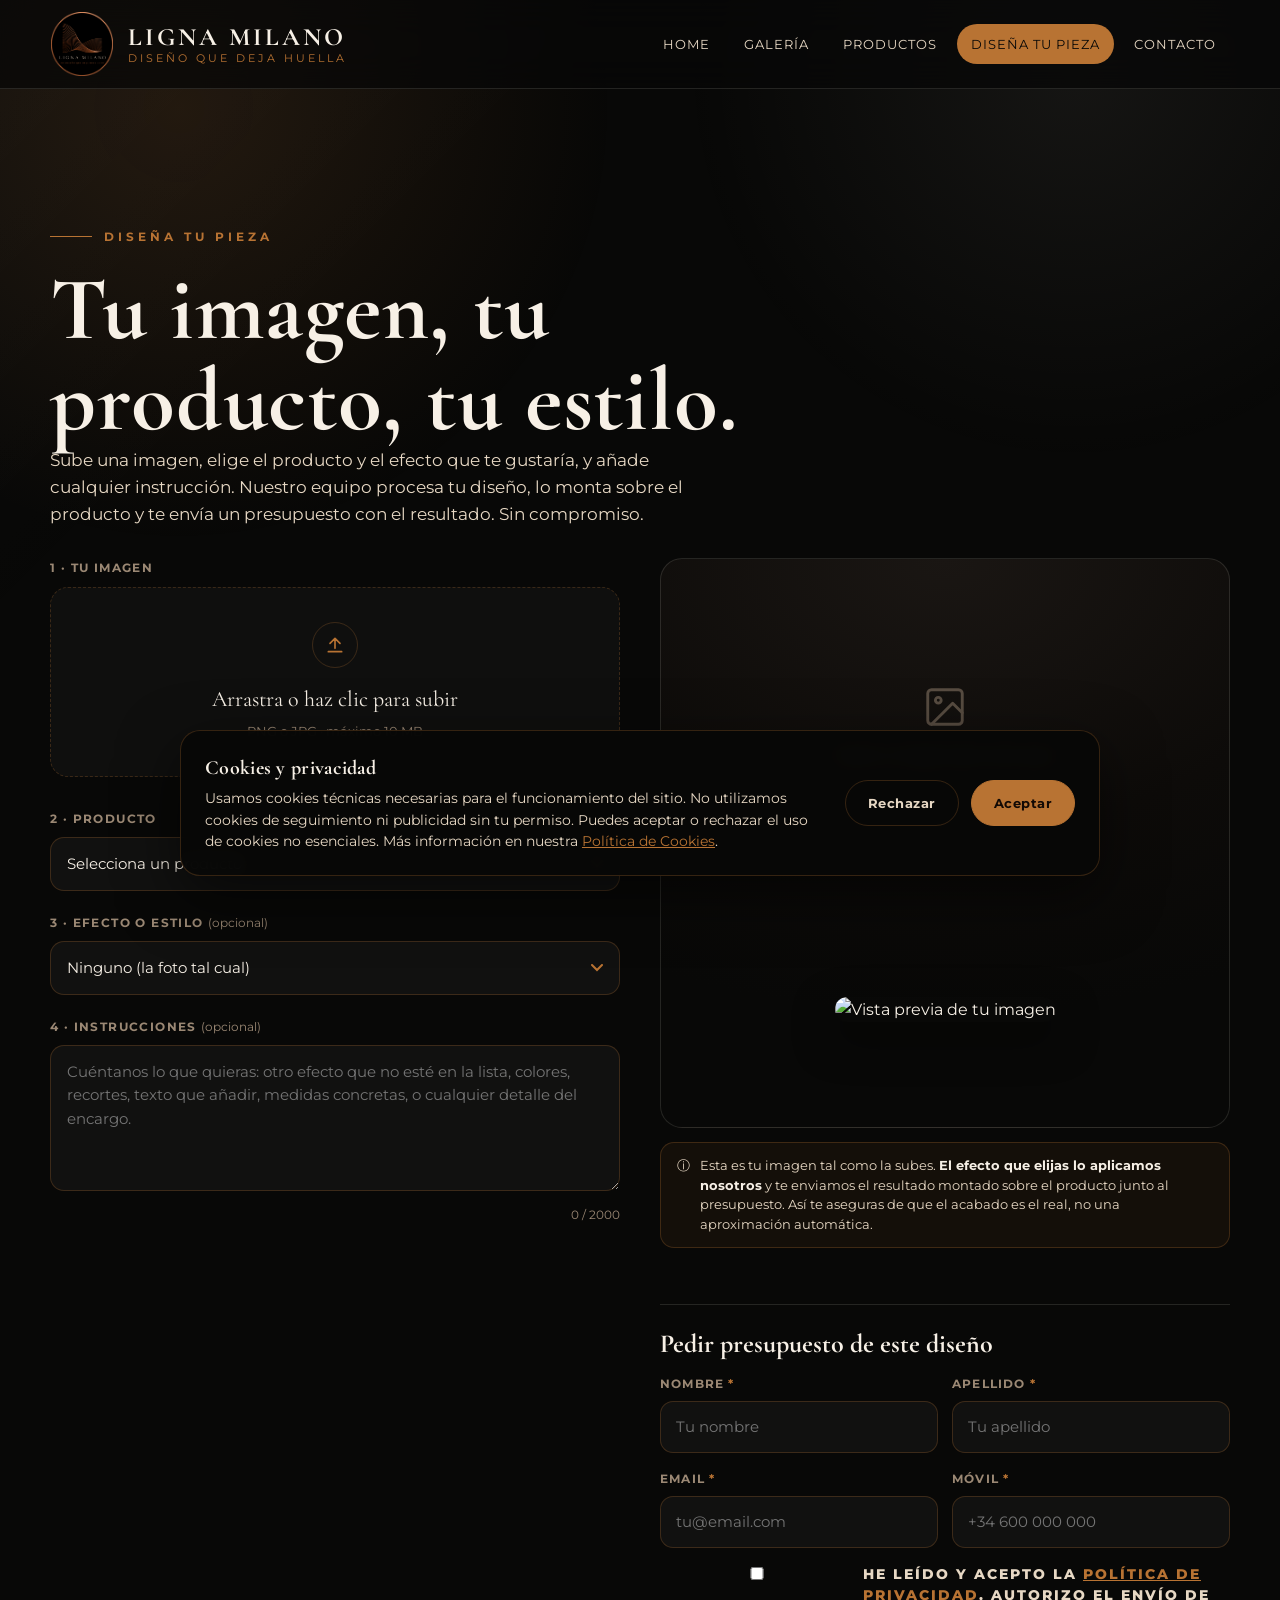
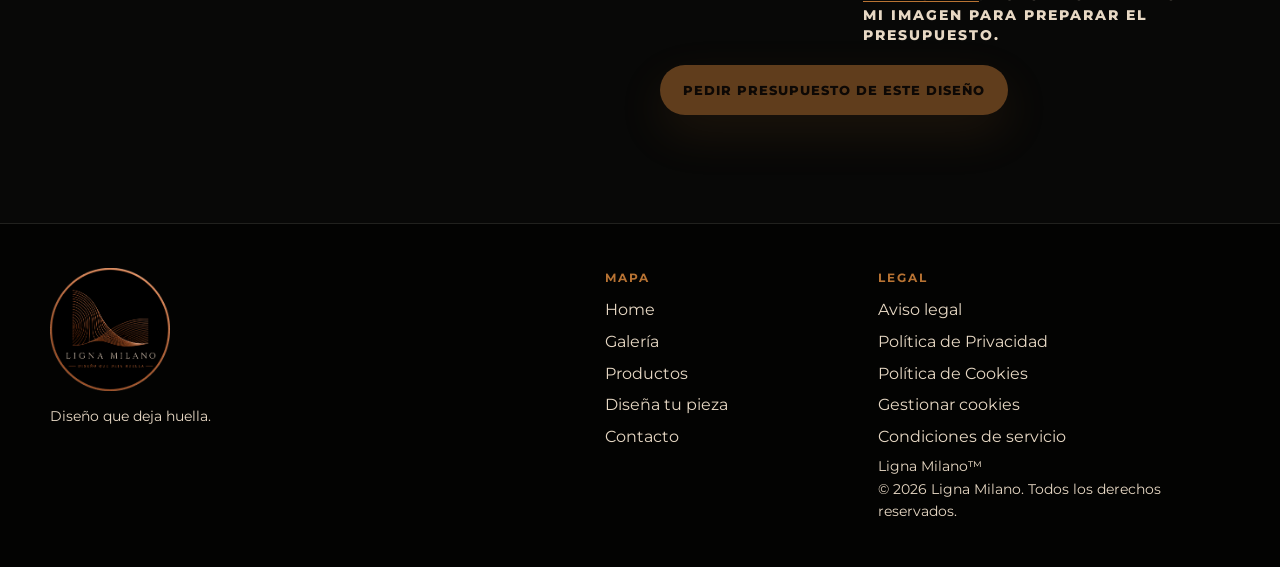
<file: simulador.html>
<!doctype html>
<html lang="es">
<head>
  <meta charset="utf-8">
  <meta name="viewport" content="width=device-width, initial-scale=1">
  <title>Diseña tu pieza | Ligna Milano</title>
  <meta name="description" content="Sube tu imagen, elige el producto y el efecto que quieres, y pide presupuesto. En Ligna Milano procesamos tu diseño y lo montamos sobre el producto para tu personalización con impresión UV.">
  <meta name="robots" content="index, follow, max-image-preview:large">
  <link rel="canonical" href="https://lignamilano.com/simulador.html">
  <meta property="og:title" content="Diseña tu pieza | Ligna Milano">
  <meta property="og:description" content="Sube tu imagen, elige producto y efecto, y pide presupuesto de tu pieza personalizada.">
  <meta property="og:type" content="website">
  <meta property="og:url" content="https://lignamilano.com/simulador.html">
  <meta property="og:image" content="https://lignamilano.com/assets/img/og-ligna-milano.png">
  <meta name="theme-color" content="#080807">
  <link rel="icon" type="image/png" sizes="32x32" href="assets/img/favicon-32.png">
  <link rel="icon" type="image/png" sizes="192x192" href="assets/img/favicon-192.png">
  <link rel="preconnect" href="https://fonts.googleapis.com">
  <link rel="preconnect" href="https://fonts.gstatic.com" crossorigin>
  <link href="https://fonts.googleapis.com/css2?family=Cormorant+Garamond:wght@500;600;700&family=Montserrat:wght@400;500;600;700;800;900&display=swap" rel="stylesheet">
  <link rel="stylesheet" href="assets/css/styles.css?v=10">
  <link rel="stylesheet" href="assets/css/cookie-banner.css?v=1">
  <link rel="stylesheet" href="assets/css/simulador.css?v=2">
</head>
<body>
  <a class="skip-link" href="#main">Saltar al contenido</a>

  <header class="site-header is-compact" data-header>
    <div class="container header-inner">
      <a class="brand" href="index.html#home" aria-label="Ligna Milano, inicio">
        <img src="assets/img/logo-ligna-milano.png" alt="Ligna Milano" class="brand-logo">
        <span class="brand-copy"><strong>Ligna Milano</strong><small>Diseño que deja huella</small></span>
      </a>
      <nav id="site-nav" class="site-nav legal-nav">
        <a href="index.html#home">Home</a>
        <a href="index.html#galeria">Galería</a>
        <a href="index.html#productos">Productos</a>
        <a href="simulador.html" class="is-active">Diseña tu pieza</a>
        <a href="index.html#contacto">Contacto</a>
      </nav>
    </div>
  </header>

  <main id="main" class="legal-main">
    <section class="section sim-hero">
      <div class="container">
        <span class="eyebrow">Diseña tu pieza</span>
        <h1>Tu imagen, tu producto, tu estilo.</h1>
        <p class="sim-lead">Sube una imagen, elige el producto y el efecto que te gustaría, y añade cualquier instrucción. Nuestro equipo procesa tu diseño, lo monta sobre el producto y te envía un presupuesto con el resultado. Sin compromiso.</p>
      </div>
    </section>

    <section class="section" style="padding-top:10px">
      <div class="container">
        <div class="sim-layout">

          <div class="sim-controls">
            <div class="sim-field">
              <label>1 · Tu imagen</label>
              <div class="dropzone" data-dropzone tabindex="0" role="button" aria-label="Subir imagen, PNG o JPG, máximo 10 megas">
                <div class="dropzone__icon" aria-hidden="true">
                  <svg width="20" height="20" viewBox="0 0 24 24" fill="none" stroke="currentColor" stroke-width="2" stroke-linecap="round" stroke-linejoin="round"><path d="M12 16V4M6 10l6-6 6 6M4 20h16"/></svg>
                </div>
                <div class="dropzone__title">Arrastra o haz clic para subir</div>
                <div class="dropzone__hint">PNG o JPG · máximo 10 MB</div>
                <input type="file" accept="image/png,image/jpeg" data-file hidden>
              </div>
              <p class="sim-file-name" data-file-name></p>
            </div>

            <div class="sim-field">
              <label for="sim-product">2 · Producto</label>
              <select id="sim-product" data-product>
                <option value="" selected disabled>Selecciona un producto</option>
                <option value="llavero-cuero">Llavero de cuero</option>
                <option value="llavero-metal">Llavero de metal</option>
                <option value="llavero-madera">Llavero de madera</option>
                <option value="moneda">Moneda 4 cm Ø</option>
                <option value="lienzo-rect">Lienzo rectangular</option>
                <option value="lienzo-cuadrado">Lienzo cuadrado</option>
                <option value="lienzo-redondo">Lienzo redondo</option>
                <option value="porta-10x15">Portarretrato 10×15</option>
                <option value="porta-15x20">Portarretrato 15×20</option>
                <option value="porta-20x25">Portarretrato 20×25</option>
                <option value="piedra-amorfa">Piedra amorfa</option>
                <option value="piedra-rect">Piedra rectangular</option>
                <option value="piedra-redonda">Piedra redonda</option>
                <option value="piedra-cuadrada">Piedra cuadrada</option>
                <option value="acrilico">Acrílico</option>
                <option value="caja-metalica">Caja metálica (tapa)</option>
                <option value="taza">Taza de té o café</option>
                <option value="vaso-whisky">Vaso de whisky</option>
                <option value="vaso-largo">Vaso de trago largo</option>
                <option value="botella-termica">Botella térmica ≤0,5 L</option>
                <option value="jarra-termica">Jarra térmica ≤0,5 L</option>
                <option value="ceramico-rect">Cerámico rectangular ≤30×40</option>
                <option value="ceramico-cuadrado">Cerámico cuadrado ≤30×30</option>
                <option value="ceramico-redondo">Cerámico redondo ≤30 Ø</option>
                <option value="azulejo">Azulejo</option>
                <option value="posavasos">Posavasos</option>
                <option value="iman">Imán</option>
                <option value="marcapaginas">Marcapáginas</option>
                <option value="placa">Placa / plaquita</option>
                <option value="funda-movil">Funda de móvil rígida</option>
                <option value="adorno-navideno">Adorno navideño plano</option>
                <option value="bandeja">Bandeja pequeña</option>
              </select>
            </div>

            <div class="sim-field">
              <label for="sim-style">3 · Efecto o estilo <span style="text-transform:none;letter-spacing:0;color:var(--muted);font-weight:400">(opcional)</span></label>
              <select id="sim-style" data-style>
                <optgroup label="Sin efecto">
                  <option value="neutro" selected>Ninguno (la foto tal cual)</option>
                </optgroup>
                <optgroup label="Pictóricos">
                  <option value="oleo">Óleo con pincelada</option>
                  <option value="acuarela">Acuarela</option>
                  <option value="impresionismo">Impresionismo</option>
                  <option value="puntillismo">Puntillismo</option>
                  <option value="postimpresionismo">Postimpresionismo de trazo grueso</option>
                  <option value="expresionismo">Expresionismo</option>
                  <option value="cubismo">Cubismo</option>
                  <option value="surrealismo">Surrealismo</option>
                  <option value="barroco">Retrato barroco</option>
                  <option value="renacentista">Retrato renacentista</option>
                  <option value="acuarela-oriental">Tinta y acuarela oriental</option>
                  <option value="gouache">Gouache mate</option>
                </optgroup>
                <optgroup label="Cómic e ilustración">
                  <option value="comic">Cómic / viñeta</option>
                  <option value="lineaclara">Cómic europeo de línea clara</option>
                  <option value="noir">Cómic noir de alto contraste</option>
                  <option value="comic-usa">Cómic de superhéroes</option>
                  <option value="manga">Estética manga japonesa</option>
                  <option value="anime">Ilustración anime</option>
                  <option value="chibi">Estilo chibi</option>
                  <option value="caricatura">Caricatura</option>
                  <option value="vectorial">Ilustración vectorial plana</option>
                  <option value="lowpoly">Geométrico low poly</option>
                  <option value="pixel">Pixel art</option>
                  <option value="popart">Pop art de los 60</option>
                </optgroup>
                <optgroup label="Fotográficos">
                  <option value="grises">Blanco y negro</option>
                  <option value="sepia">Sepia clásico</option>
                  <option value="duotono">Duotono carbón y champán</option>
                  <option value="cobre">Viraje cobre</option>
                  <option value="vibrante">Color vibrante</option>
                  <option value="calido">Tono cálido</option>
                  <option value="frio">Tono frío</option>
                  <option value="desaturado">Desaturado suave</option>
                  <option value="contraste">Alto contraste</option>
                  <option value="vintage-foto">Foto vintage</option>
                  <option value="cine">Grado cinematográfico</option>
                  <option value="hdr">HDR intenso</option>
                </optgroup>
                <optgroup label="Dibujo y grabado">
                  <option value="boceto">Boceto a lápiz</option>
                  <option value="carboncillo">Carboncillo</option>
                  <option value="tinta">Tinta a plumilla</option>
                  <option value="grabado">Grabado en cobre</option>
                  <option value="grabado-antiguo">Grabado antiguo a línea</option>
                  <option value="linograbado">Linograbado</option>
                  <option value="siluetas">Siluetas a contraluz</option>
                  <option value="minimal">Minimalista de una línea</option>
                </optgroup>
                <optgroup label="Decorativos">
                  <option value="artnouveau">Art nouveau floral</option>
                  <option value="artdeco">Art déco geométrico</option>
                  <option value="ukiyoe">Estampa japonesa clásica</option>
                  <option value="vitral">Vitral emplomado</option>
                  <option value="mosaico">Mosaico de teselas</option>
                  <option value="neon">Neón sobre fondo oscuro</option>
                  <option value="vintage-poster">Cartel vintage</option>
                  <option value="botanico">Lámina botánica</option>
                  <option value="mapa">Cartografía antigua</option>
                </optgroup>
                <optgroup label="Abierto">
                  <option value="otro">Otro (lo describo abajo)</option>
                </optgroup>
              </select>
            </div>

            <div class="sim-field">
              <label for="sim-notes">4 · Instrucciones <span style="text-transform:none;letter-spacing:0;color:var(--muted);font-weight:400">(opcional)</span></label>
              <textarea id="sim-notes" data-notes name="notas" rows="5" maxlength="2000" placeholder="Cuéntanos lo que quieras: otro efecto que no esté en la lista, colores, recortes, texto que añadir, medidas concretas, o cualquier detalle del encargo."></textarea>
              <div class="sim-notes-count" data-notes-count>0 / 2000</div>
            </div>
          </div>

          <div class="sim-stage">
            <div class="sim-canvas-wrap">
              <div class="sim-placeholder" data-preview-placeholder>
                <svg width="46" height="46" viewBox="0 0 24 24" fill="none" stroke="currentColor" stroke-width="1.5" stroke-linecap="round" stroke-linejoin="round"><rect x="3" y="3" width="18" height="18" rx="2"/><circle cx="8.5" cy="8.5" r="1.5"/><path d="M21 15l-5-5L5 21"/></svg>
                <p>Sube tu imagen para verla aquí.</p>
              </div>
              <figure class="sim-preview" data-preview hidden>
                <img data-preview-img alt="Vista previa de tu imagen">
              </figure>
            </div>

            <div class="sim-approx">
              <span aria-hidden="true">ⓘ</span>
              <div>Esta es tu imagen tal como la subes. <strong>El efecto que elijas lo aplicamos nosotros</strong> y te enviamos el resultado montado sobre el producto junto al presupuesto. Así te aseguras de que el acabado es el real, no una aproximación automática.</div>
            </div>

            <p class="sim-status" data-sim-status aria-live="polite"></p>

            <form class="sim-request" data-sim-form action="send-simulador.php" method="POST">
              <h3>Pedir presupuesto de este diseño</h3>
              <input type="text" name="_lm_website" tabindex="-1" autocomplete="new-password" aria-hidden="true" style="position:absolute;left:-9999px;opacity:0">
              <input type="hidden" name="page" value="simulador.lignamilano.com">
              <input type="hidden" name="origImage" data-orig-image>

              <div class="sim-row two">
                <div class="sim-row">
                  <label for="sim-nombre">Nombre <span class="req">*</span></label>
                  <input id="sim-nombre" type="text" name="nombre" autocomplete="given-name" required maxlength="80" placeholder="Tu nombre">
                </div>
                <div class="sim-row">
                  <label for="sim-apellido">Apellido <span class="req">*</span></label>
                  <input id="sim-apellido" type="text" name="apellido" autocomplete="family-name" required maxlength="80" placeholder="Tu apellido">
                </div>
              </div>
              <div class="sim-row two">
                <div class="sim-row">
                  <label for="sim-email">Email <span class="req">*</span></label>
                  <input id="sim-email" type="email" name="email" autocomplete="email" required maxlength="180" placeholder="tu@email.com">
                </div>
                <div class="sim-row">
                  <label for="sim-movil">Móvil <span class="req">*</span></label>
                  <input id="sim-movil" type="tel" name="movil" autocomplete="tel" required maxlength="40" placeholder="+34 600 000 000">
                </div>
              </div>

              <label class="sim-privacy">
                <input type="checkbox" name="privacyAccepted" value="1" required>
                <span>He leído y acepto la <a href="privacidad.html" target="_blank" rel="noopener">Política de Privacidad</a>. Autorizo el envío de mi imagen para preparar el presupuesto.</span>
              </label>

              <button class="btn btn-primary sim-submit" type="submit" data-sim-submit disabled>Pedir presupuesto de este diseño</button>
            </form>
          </div>

        </div>
      </div>
    </section>
  </main>

  <div class="sim-modal" data-sim-modal hidden role="dialog" aria-modal="true" aria-labelledby="simModalTitle">
    <div class="sim-modal__card">
      <span class="modal-kicker">Ligna Milano</span>
      <h2 id="simModalTitle">Solicitud enviada</h2>
      <p>Hemos recibido tu imagen y tus datos. Procesaremos tu diseño y te enviaremos un presupuesto con el resultado montado sobre el producto lo antes posible.</p>
      <button class="btn btn-primary" type="button" data-sim-modal-close>Perfecto</button>
    </div>
  </div>

  <footer class="site-footer">
    <div class="container footer-grid">
      <div>
        <img src="assets/img/logo-ligna-milano.png" alt="Ligna Milano" class="footer-logo">
        <p>Diseño que deja huella.</p>
      </div>
      <div>
        <strong>Mapa</strong>
        <a href="index.html#home">Home</a>
        <a href="index.html#galeria">Galería</a>
        <a href="index.html#productos">Productos</a>
        <a href="simulador.html">Diseña tu pieza</a>
        <a href="index.html#contacto">Contacto</a>
      </div>
      <div>
        <strong>Legal</strong>
        <a href="aviso-legal.html">Aviso legal</a>
        <a href="privacidad.html">Política de Privacidad</a>
        <a href="cookies.html">Política de Cookies</a>
        <a href="#" data-cookie-preferences>Gestionar cookies</a>
        <a href="condiciones.html">Condiciones de servicio</a>
        <p>Ligna Milano&trade;</p>
        <p>© <span id="year"></span> Ligna Milano. Todos los derechos reservados.</p>
      </div>
    </div>
  </footer>

  <script src="assets/js/legal.js?v=11"></script>
  <script src="assets/js/cookie-banner.js?v=1"></script>
  <script src="assets/js/simulador.js?v=2"></script>
</body>
</html>
</file>
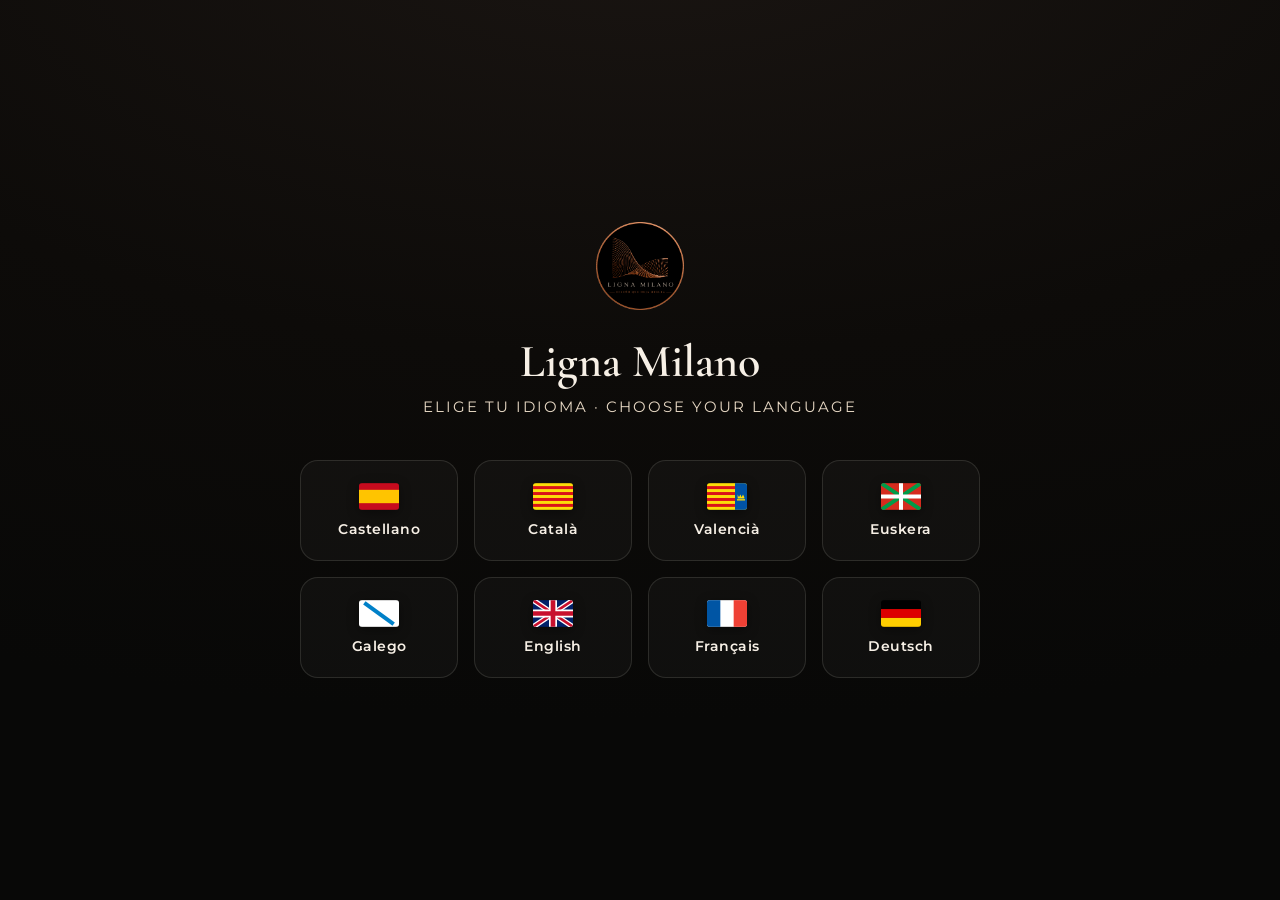
<file: survey.html>
<!doctype html>
<html lang="es">
<head>
  <meta charset="utf-8">
  <meta name="viewport" content="width=device-width, initial-scale=1">
  <title>Encuesta | Ligna Milano</title>
  <meta name="description" content="Encuesta de satisfacción de Ligna Milano.">
  <meta name="robots" content="noindex, nofollow">
  <meta name="theme-color" content="#080807">
  <link rel="icon" type="image/png" sizes="32x32" href="assets/img/favicon-32.png">
  <link rel="icon" type="image/png" sizes="192x192" href="assets/img/favicon-192.png">
  <link rel="preconnect" href="https://fonts.googleapis.com">
  <link rel="preconnect" href="https://fonts.gstatic.com" crossorigin>
  <link href="https://fonts.googleapis.com/css2?family=Cormorant+Garamond:wght@500;600;700&family=Montserrat:wght@400;500;600;700;800;900&display=swap" rel="stylesheet">
  <link rel="stylesheet" href="assets/css/survey.css?v=1">
</head>
<body>

  <!-- ============ LANDING · SELECTOR DE IDIOMA ============ -->
  <div class="lang-landing" data-landing>
    <img src="assets/img/logo-ligna-milano.png" alt="Ligna Milano" class="lang-logo">
    <h1>Ligna Milano</h1>
    <p class="lang-sub">Elige tu idioma · Choose your language</p>
    <div class="lang-grid" data-lang-grid></div>
  </div>

  <!-- ============ ENCUESTA ============ -->
  <div class="survey-form-wrap" data-form-wrap>
    <div class="survey-container">

      <div class="survey-head">
        <img src="assets/img/logo-ligna-milano.png" alt="Ligna Milano">
        <h1 data-t="heading">Tu opinión nos ayuda a mejorar</h1>
      </div>
      <p class="survey-intro" data-t="intro"></p>
      <button type="button" class="change-lang" data-change-lang>
        <span aria-hidden="true">‹</span> <span data-t="changeLang">Cambiar idioma</span>
      </button>

      <form data-survey-form action="send-survey.php" method="POST" novalidate>
        <input type="text" name="_lm_website" tabindex="-1" autocomplete="new-password" aria-hidden="true" style="position:absolute;left:-9999px;opacity:0">
        <input type="hidden" name="idioma" value="es">

        <!-- 1 · Cómo nos conociste -->
        <div class="q-block">
          <label class="q-label" data-t-opt="q1" for="q1"></label>
          <select id="q1" class="survey-select" data-q1 name="comoConociste"></select>
        </div>

        <!-- 2 · Qué producto -->
        <div class="q-block">
          <label class="q-label" data-t-opt="q2" for="q2"></label>
          <input id="q2" class="survey-input" type="text" name="producto" maxlength="120" data-t-ph="q2ph">
        </div>

        <!-- 3 · Experiencia de compra (estrellas, obligatoria) -->
        <div class="q-block">
          <label class="q-label" data-t-req="q3"></label>
          <div class="stars" data-stars="exp" role="group"></div>
          <span class="star-hint" data-star-hint></span>
        </div>

        <!-- 4 · Calidad del producto (estrellas, obligatoria) -->
        <div class="q-block">
          <label class="q-label" data-t-req="q4"></label>
          <div class="stars" data-stars="calidad" role="group"></div>
          <span class="star-hint" data-star-hint></span>
        </div>

        <!-- 5 · NPS (obligatoria) -->
        <div class="q-block">
          <label class="q-label" data-t-req="q5"></label>
          <div class="nps" data-nps role="group"></div>
          <div class="nps-scale">
            <span data-nps-low>Nada probable</span>
            <span data-nps-high>Muy probable</span>
          </div>
        </div>

        <!-- 6 · Qué otro producto -->
        <div class="q-block">
          <label class="q-label" data-t-opt="q6" for="q6"></label>
          <textarea id="q6" class="survey-textarea" name="sugerencia" maxlength="600" rows="3"></textarea>
        </div>

        <!-- 7 · Comentarios -->
        <div class="q-block">
          <label class="q-label" data-t-opt="q7" for="q7"></label>
          <textarea id="q7" class="survey-textarea" name="comentarios" maxlength="600" rows="3"></textarea>
        </div>

        <label class="privacy-check">
          <input type="checkbox" name="privacyAccepted" value="1" required>
          <span data-privacy></span>
        </label>

        <button type="submit" class="btn btn-primary" data-survey-submit data-t="submit" style="margin-top:8px">Enviar encuesta</button>
        <p class="survey-status" data-survey-status aria-live="polite"></p>
      </form>
    </div>

    <footer class="survey-footer">
      <div class="survey-container">
        <div class="foot-contacts">
          <span>Instagram: <a href="https://instagram.com/lignamilano" target="_blank" rel="noopener">@lignamilano</a></span>
          <span>WhatsApp: <a href="https://wa.me/34615304350" target="_blank" rel="noopener">@Lignamilano · +34 615 30 43 50</a></span>
          <span>Email: <a href="mailto:info@lignamilano.com">info@lignamilano.com</a></span>
        </div>
        <div class="foot-hours" data-t="hours"></div>
        <div class="foot-hours">Ligna Milano&trade; · © <span data-year></span></div>
      </div>
    </footer>
  </div>

  <!-- Modal éxito + Trustpilot -->
  <div class="survey-modal" data-survey-modal hidden role="dialog" aria-modal="true">
    <div class="survey-modal__card">
      <span class="kicker">Ligna Milano</span>
      <h2 data-t="okTitle">¡Gracias por tu opinión!</h2>
      <p data-t="okBody"></p>
      <div class="survey-modal__tp">
        <p data-t="trustpilotCta"></p>
        <a class="tp-btn" data-tp-btn href="#" target="_blank" rel="noopener">
          <svg viewBox="0 0 24 24" fill="currentColor"><path d="M12 2l3.09 6.26L22 9.27l-5 4.87 1.18 6.88L12 17.77l-6.18 3.25L7 14.14 2 9.27l6.91-1.01L12 2z"/></svg>
          <span data-t="trustpilotBtn">Dejar reseña en Trustpilot</span>
        </a>
      </div>
      <button type="button" class="modal-close" data-survey-modal-close data-t="okClose">Cerrar</button>
    </div>
  </div>

  <script src="assets/js/survey-i18n.js?v=1"></script>
  <script src="assets/js/pedido-flags.js?v=1"></script>
  <script src="assets/js/survey.js?v=1"></script>
</body>
</html>
</file>
<file: assets/css/styles.css>
:root {
  --black: #080807;
  --black-soft: #0d0b09;
  --carbon: #151311;
  --copper: #b87333;
  --copper-dark: #8a5a2e;
  --cream: #f7f0e6;
  --cream-soft: #e7d8c4;
  --muted: #9b8874;
  --line: rgba(184, 115, 51, .26);
  --line-soft: rgba(247, 240, 230, .12);
  --shadow: 0 24px 80px rgba(0, 0, 0, .38);
  --radius: 28px;
  --container: 1180px;
}

* { box-sizing: border-box; }
html { scroll-behavior: smooth; }
body {
  margin: 0;
  background: var(--black);
  color: var(--cream);
  font-family: Montserrat, Arial, sans-serif;
  line-height: 1.6;
  overflow-x: hidden;
}
body::before {
  content: "";
  position: fixed;
  inset: 0;
  pointer-events: none;
  background:
    radial-gradient(circle at 14% 12%, rgba(184, 115, 51,.14), transparent 32%),
    radial-gradient(circle at 84% 8%, rgba(247, 240, 230,.06), transparent 29%),
    linear-gradient(135deg, rgba(255,255,255,.025), transparent 30%);
  z-index: -2;
}

.sr-only { position: absolute !important; width: 1px !important; height: 1px !important; padding: 0 !important; margin: -1px !important; overflow: hidden !important; clip: rect(0, 0, 0, 0) !important; white-space: nowrap !important; border: 0 !important; }
.typing-message { opacity: .78; font-style: italic; }
.chatbot-input button:disabled { opacity: .58; cursor: not-allowed; }

a { color: inherit; text-decoration: none; }
img { display: block; max-width: 100%; }
button, input, select, textarea { font: inherit; }
.container { width: min(var(--container), calc(100% - 40px)); margin-inline: auto; }
.skip-link { position: fixed; left: 16px; top: -60px; background: var(--cream); color: var(--black); padding: 10px 16px; border-radius: 12px; z-index: 1000; }
.skip-link:focus { top: 16px; }

.site-header {
  position: sticky;
  top: 0;
  z-index: 100;
  background: rgba(8, 8, 7, .74);
  backdrop-filter: blur(18px);
  border-bottom: 1px solid var(--line-soft);
  transition: .25s ease;
}
.site-header.is-scrolled { background: rgba(8, 8, 7, .92); box-shadow: 0 12px 40px rgba(0,0,0,.34); }
.header-inner { height: 88px; display: flex; align-items: center; justify-content: space-between; gap: 22px; }
.brand { display: flex; align-items: center; gap: 14px; min-width: 220px; }
.brand-logo { width: 64px; height: 64px; object-fit: contain; }
.brand-copy { display: grid; line-height: 1.15; }
.brand-copy strong { font-family: "Cormorant Garamond", Georgia, serif; font-size: 25px; letter-spacing: 3px; text-transform: uppercase; }
.brand-copy small { color: var(--copper); font-size: 11px; letter-spacing: 3px; text-transform: uppercase; }
.site-nav { display: flex; align-items: center; gap: 6px; }
.site-nav a { color: var(--cream-soft); padding: 10px 14px; border-radius: 999px; font-size: 13px; letter-spacing: 1px; text-transform: uppercase; transition: .25s ease; }
.site-nav a:hover, .site-nav a.is-active { color: var(--black); background: var(--copper); }
.nav-toggle { display: none; width: 46px; height: 46px; border: 1px solid var(--line); border-radius: 50%; background: transparent; color: var(--cream); padding: 11px; }
.nav-toggle span { display: block; height: 2px; background: var(--cream); margin: 6px 0; border-radius: 4px; }

.section-shell { position: relative; }
.hero { min-height: calc(100vh - 88px); display: grid; align-items: center; padding: 72px 0 68px; overflow: hidden; }
.hero::after {
  content: "";
  position: absolute;
  inset: auto -12% -34% -12%;
  height: 52%;
  background: radial-gradient(ellipse, rgba(184, 115, 51,.18), transparent 62%);
  pointer-events: none;
}
.hero-grid { display: grid; grid-template-columns: minmax(0, 1.05fr) minmax(360px, .95fr); gap: 58px; align-items: center; }
.eyebrow { display: inline-flex; align-items: center; gap: 12px; color: var(--copper); font-size: 12px; letter-spacing: 4px; text-transform: uppercase; font-weight: 700; margin-bottom: 18px; }
.eyebrow::before { content: ""; width: 42px; height: 1px; background: currentColor; }
h1, h2, h3 { margin: 0; line-height: 1.02; }
h1, h2 { font-family: "Cormorant Garamond", Georgia, serif; font-weight: 700; letter-spacing: .01em; }
h1 { font-size: clamp(48px, 7vw, 92px); max-width: 870px; }
h2 { font-size: clamp(38px, 5vw, 68px); max-width: 850px; }
h3 { font-size: 24px; }
p { color: var(--cream-soft); margin: 0; }
.hero-lead { font-size: clamp(17px, 2vw, 22px); max-width: 720px; margin-top: 24px; }
.launch-note { margin-top: 28px; max-width: 700px; padding: 18px 20px; border: 1px solid var(--line); border-radius: 22px; background: rgba(13, 11, 9,.72); box-shadow: 0 16px 48px rgba(0,0,0,.22); }
.launch-note span { display: block; color: var(--cream); font-weight: 800; text-transform: uppercase; letter-spacing: 2px; font-size: 12px; margin-bottom: 6px; }
.hero-actions { display: flex; flex-wrap: wrap; gap: 14px; margin-top: 32px; }
.btn { display: inline-flex; align-items: center; justify-content: center; min-height: 50px; padding: 0 22px; border-radius: 999px; border: 1px solid transparent; font-weight: 800; letter-spacing: 1px; text-transform: uppercase; font-size: 13px; transition: .25s ease; cursor: pointer; }
.btn-primary { background: var(--copper); color: #120904; box-shadow: 0 18px 48px rgba(184, 115, 51,.24); }
.btn-primary:hover { transform: translateY(-2px); background: #a3672f; }
.btn-ghost { border-color: var(--line); color: var(--cream); background: rgba(255,255,255,.03); }
.btn-ghost:hover { border-color: var(--copper); color: var(--copper); transform: translateY(-2px); }
.hero-metrics { display: grid; grid-template-columns: repeat(3, minmax(0, 1fr)); gap: 12px; margin-top: 36px; max-width: 680px; }
.hero-metrics div { padding: 18px 16px; border: 1px solid var(--line-soft); border-radius: 18px; background: rgba(255,255,255,.035); }
.hero-metrics strong { display: block; font-size: 24px; color: var(--cream); }
.hero-metrics span { display: block; color: var(--muted); font-size: 12px; text-transform: uppercase; letter-spacing: 1.5px; }
.hero-visual { position: relative; min-height: 650px; display: grid; place-items: center; }
.logo-orbit { width: min(540px, 100%); aspect-ratio: 1; border-radius: 50%; display: grid; place-items: center; background: radial-gradient(circle, rgba(184, 115, 51,.14), transparent 68%); box-shadow: var(--shadow); }
.logo-orbit::before { content: ""; position: absolute; width: 108%; aspect-ratio: 1; border-radius: 50%; border: 1px solid rgba(184, 115, 51,.18); animation: rotate 22s linear infinite; background: conic-gradient(from 0deg, transparent, rgba(184, 115, 51,.36), transparent 26%); mask: radial-gradient(circle, transparent 67%, #000 68%); }
.hero-logo { width: 82%; max-width: 470px; object-fit: contain; filter: drop-shadow(0 22px 50px rgba(0,0,0,.45)); }
.visual-card { position: absolute; padding: 13px 16px; border: 1px solid var(--line); border-radius: 999px; background: rgba(8, 8, 7,.78); color: var(--cream); font-size: 12px; letter-spacing: 3px; text-transform: uppercase; box-shadow: 0 14px 45px rgba(0,0,0,.42); }
.vc-one { left: 1%; top: 27%; }
.vc-two { right: 2%; top: 36%; }
.vc-three { left: 16%; bottom: 18%; }
@keyframes rotate { to { transform: rotate(360deg); } }

.intro-band { padding: 34px 0; border-block: 1px solid var(--line-soft); background: rgba(255,255,255,.025); }
.intro-grid { display: grid; grid-template-columns: repeat(3, 1fr); gap: 18px; }
.intro-grid article { padding: 26px; border: 1px solid var(--line-soft); border-radius: var(--radius); background: rgba(13, 11, 9,.64); }
.intro-grid span { display: block; color: var(--copper); font-weight: 800; letter-spacing: 3px; margin-bottom: 12px; }
.intro-grid h2 { font-size: 28px; margin-bottom: 12px; }

.section { padding: 108px 0; position: relative; }
.section-dark { background: linear-gradient(180deg, var(--black), #0b0705); }
.section-warm { background: linear-gradient(180deg, #120a06, #080807); }
.section-heading { margin-bottom: 46px; }
.section-heading p { max-width: 820px; margin-top: 20px; font-size: 17px; }
.process-grid { display: grid; grid-template-columns: repeat(2, minmax(0, 1fr)); gap: 22px; }
.process-card { border: 1px solid var(--line-soft); border-radius: var(--radius); background: rgba(255,255,255,.035); overflow: hidden; box-shadow: 0 20px 60px rgba(0,0,0,.22); }
.process-card img { width: 100%; aspect-ratio: 16/9; object-fit: cover; }
.process-card div { padding: 28px; }
.tag, .equipment-kicker { display: inline-flex; margin-bottom: 12px; color: var(--copper); font-size: 11px; letter-spacing: 3px; text-transform: uppercase; font-weight: 800; }
.process-card h3 { margin-bottom: 12px; font-size: 26px; }
.process-card ul { margin: 18px 0 0; padding: 0; list-style: none; display: grid; gap: 9px; }
.process-card li { color: var(--cream-soft); position: relative; padding-left: 22px; }
.process-card li::before { content: ""; position: absolute; left: 0; top: .72em; width: 8px; height: 8px; border-radius: 50%; background: var(--copper); box-shadow: 0 0 0 5px rgba(184, 115, 51,.14); }
.process-card-wide { grid-column: 1 / -1; display: grid; grid-template-columns: .96fr 1fr; }
.process-card-wide img { height: 100%; aspect-ratio: auto; }

.equipment-layout { display: grid; grid-template-columns: .95fr 1fr; gap: 28px; align-items: start; }
.equipment-layout .section-heading { grid-column: 1 / -1; margin-bottom: 24px; }
.equipment-hero { border: 1px solid var(--line-soft); border-radius: var(--radius); overflow: hidden; background: rgba(255,255,255,.035); position: sticky; top: 112px; }
.equipment-grid { display: grid; gap: 16px; }
.equipment-card { padding: 28px; border: 1px solid var(--line-soft); border-radius: var(--radius); background: rgba(255,255,255,.045); }
.equipment-card h3 { font-size: 30px; margin-bottom: 10px; font-family: "Cormorant Garamond", Georgia, serif; }
.equipment-card dl { margin: 22px 0 0; display: grid; grid-template-columns: 1fr 1fr; gap: 12px; }
.equipment-card dl div { border-top: 1px solid var(--line-soft); padding-top: 14px; }
.equipment-card dt { color: var(--copper); font-size: 11px; letter-spacing: 2px; text-transform: uppercase; font-weight: 800; }
.equipment-card dd { margin: 4px 0 0; color: var(--cream-soft); font-size: 14px; }

.compact-section { padding-bottom: 80px; }
.project-grid { display: grid; grid-template-columns: repeat(4, 1fr); gap: 18px; }
.project-card { min-height: 260px; padding: 26px; border: 1px solid var(--line-soft); border-radius: var(--radius); background: linear-gradient(180deg, rgba(255,255,255,.06), rgba(255,255,255,.025)); }
.project-card span { color: var(--copper); font-weight: 800; letter-spacing: 3px; }
.project-card h3 { margin: 34px 0 14px; font-size: 24px; }
.workflow { margin-top: 26px; padding: 30px; border-radius: var(--radius); border: 1px solid var(--line); background: rgba(184, 115, 51,.08); }
.workflow h3 { font-family: "Cormorant Garamond", Georgia, serif; font-size: 36px; margin-bottom: 18px; }
.workflow ol { margin: 0; padding-left: 22px; display: grid; grid-template-columns: repeat(5, 1fr); gap: 18px; }
.workflow li { color: var(--cream-soft); }
.workflow strong { color: var(--cream); }

.section-faq { background: #f7f0e6; color: #100a06; }
.section-faq p { color: #4e3b2d; }
.section-faq .eyebrow, .section-faq .section-heading .eyebrow { color: #8a5a2e; }
.faq-layout { display: grid; grid-template-columns: .7fr 1fr; gap: 46px; }
.accordion { display: grid; gap: 12px; }
.accordion-item { border: 1px solid rgba(138, 90, 46,.22); border-radius: 22px; background: #fdf8ef; overflow: hidden; }
.accordion-item button { width: 100%; text-align: left; cursor: pointer; padding: 22px 24px; color: #100a06; background: transparent; border: 0; font-weight: 800; display: flex; justify-content: space-between; gap: 18px; }
.accordion-item button::after { content: "+"; color: #8a5a2e; font-size: 22px; line-height: 1; }
.accordion-item.is-open button::after { content: "×"; }
.accordion-panel { display: none; padding: 0 24px 24px; }
.accordion-item.is-open .accordion-panel { display: block; }

.contact-section { background: linear-gradient(135deg, #080807, #1d0d07); }
.contact-grid { display: grid; grid-template-columns: .82fr 1fr; gap: 44px; align-items: start; }
.contact-copy { position: sticky; top: 112px; }
.contact-copy p { font-size: 18px; margin-top: 18px; }
.contact-methods { display: grid; gap: 12px; margin-top: 30px; }
.contact-methods a { display: flex; justify-content: space-between; gap: 20px; padding: 18px 20px; border: 1px solid var(--line-soft); border-radius: 18px; background: rgba(255,255,255,.035); transition: .25s ease; }
.contact-methods a:hover { border-color: var(--copper); transform: translateX(4px); }
.contact-methods strong { color: var(--copper); text-transform: uppercase; letter-spacing: 2px; font-size: 12px; }
.contact-methods span { color: var(--cream-soft); text-align: right; }
.contact-form { padding: 30px; border: 1px solid var(--line-soft); border-radius: var(--radius); background: rgba(255,255,255,.045); box-shadow: var(--shadow); }
.form-row { display: grid; gap: 8px; margin-bottom: 18px; }
.form-row.split { grid-template-columns: 1fr 1fr; gap: 16px; }
label { color: var(--cream); font-size: 12px; letter-spacing: 2px; text-transform: uppercase; font-weight: 800; }
input, select, textarea { width: 100%; border: 1px solid var(--line-soft); border-radius: 16px; background: rgba(8, 8, 7,.78); color: var(--cream); padding: 14px 15px; outline: none; transition: .2s ease; }
textarea { resize: vertical; }
input:focus, select:focus, textarea:focus { border-color: var(--copper); box-shadow: 0 0 0 4px rgba(184, 115, 51,.12); }
.form-note { margin-top: 14px; font-size: 12px; color: var(--muted); }


.hp-field { position: absolute; left: -9999px; opacity: 0; pointer-events: none; }
.contact-form button[disabled] { opacity: .72; cursor: progress; transform: none; }
.modal { position: fixed; inset: 0; z-index: 400; display: grid; place-items: center; padding: 24px; background: rgba(8, 8, 7,.78); backdrop-filter: blur(14px); }
.modal[hidden] { display: none; }
.modal-card { width: min(560px, 100%); position: relative; padding: 34px; border: 1px solid var(--line); border-radius: 30px; background: linear-gradient(145deg, rgba(13, 11, 9,.98), rgba(29,13,7,.98)); box-shadow: var(--shadow); }
.modal-kicker { display: inline-flex; margin-bottom: 14px; color: var(--copper); font-size: 12px; letter-spacing: 3px; text-transform: uppercase; font-weight: 900; }
.modal-card h2 { font-size: clamp(34px, 5vw, 52px); margin-bottom: 14px; }
.modal-card p { margin-bottom: 24px; font-size: 16px; }
.modal-close { position: absolute; right: 18px; top: 14px; width: 38px; height: 38px; border: 1px solid var(--line-soft); border-radius: 50%; background: rgba(255,255,255,.04); color: var(--cream); font-size: 24px; cursor: pointer; }
.modal[data-type="error"] .modal-kicker { color: #e08a5a; }
.chatbot-input { display: grid; grid-template-columns: 1fr auto; gap: 8px; padding: 0 18px 14px; border-top: 1px solid var(--line-soft); padding-top: 14px; }
.chatbot-input input { min-height: 44px; border-radius: 999px; padding-inline: 14px; font-size: 13px; }
.chatbot-input button { min-height: 44px; border: 0; border-radius: 999px; background: var(--copper); color: var(--black); padding: 0 14px; font-size: 12px; text-transform: uppercase; letter-spacing: 1px; font-weight: 900; cursor: pointer; }

.site-footer { padding: 44px 0; border-top: 1px solid var(--line-soft); background: #030302; }
.footer-grid { display: grid; grid-template-columns: 1.5fr .7fr 1fr; gap: 26px; align-items: start; }
.footer-logo { width: 120px; margin-bottom: 14px; }
.footer-grid strong { display: block; margin-bottom: 10px; color: var(--copper); text-transform: uppercase; letter-spacing: 2px; font-size: 12px; }
.footer-grid a { display: block; color: var(--cream-soft); margin: 6px 0; }
.footer-grid p { font-size: 14px; }

.chat-launcher { position: fixed; right: 24px; bottom: 108px; z-index: 120; width: 70px; height: 70px; border-radius: 50%; border: 1px solid rgba(184, 115, 51,.6); background: var(--copper); color: #140904; font-weight: 900; letter-spacing: 1px; text-transform: uppercase; box-shadow: 0 18px 55px rgba(0,0,0,.45); cursor: pointer; }
.chatbot { position: fixed; right: 24px; bottom: 108px; width: min(390px, calc(100vw - 40px)); max-height: calc(100dvh - 136px); display: flex; flex-direction: column; z-index: 130; border: 1px solid var(--line); border-radius: 26px; background: rgba(8, 8, 7,.96); box-shadow: var(--shadow); overflow: hidden; }
.chat-launcher[hidden], .chatbot[hidden] { display: none !important; }
.chatbot-header { display: flex; justify-content: space-between; align-items: start; gap: 18px; padding: 18px; border-bottom: 1px solid var(--line-soft); }
.chatbot-header strong { display: block; }
.chatbot-header small { color: var(--muted); }
.chatbot-header button { border: 0; background: transparent; color: var(--cream); font-size: 26px; cursor: pointer; }
.chatbot-body { padding: 18px; max-height: 430px; min-height: 180px; flex: 1 1 auto; overflow: auto; }
.bot-message, .user-message { padding: 12px 14px; border-radius: 16px; margin-bottom: 10px; font-size: 14px; }
.bot-message { background: rgba(255,255,255,.07); color: var(--cream-soft); }
.user-message { background: rgba(184, 115, 51,.16); color: var(--cream); margin-left: 38px; }

.reveal { opacity: 0; transform: translateY(20px); transition: opacity .7s ease, transform .7s ease; }
.reveal.is-visible { opacity: 1; transform: translateY(0); }

@media (max-width: 1024px) {
  .hero-grid, .equipment-layout, .contact-grid, .faq-layout { grid-template-columns: 1fr; }
  .hero-visual, .contact-copy, .equipment-hero { position: relative; top: auto; }
  .hero-visual { min-height: 520px; }
  .project-grid { grid-template-columns: repeat(2, 1fr); }
  .workflow ol { grid-template-columns: repeat(2, 1fr); }
}
@media (max-width: 820px) {
  .header-inner { height: 78px; }
  .brand-copy { display: none; }
  .brand-logo { width: 58px; height: 58px; }
  .nav-toggle { display: block; }
  .site-nav { position: fixed; inset: 78px 20px auto 20px; background: rgba(8, 8, 7,.98); border: 1px solid var(--line); border-radius: 24px; padding: 16px; display: none; flex-direction: column; align-items: stretch; box-shadow: var(--shadow); }
  .site-nav.is-open { display: flex; }
  .site-nav a { padding: 14px 16px; }
  .hero { padding-top: 44px; }
  .hero-grid { gap: 30px; }
  .hero-metrics { grid-template-columns: 1fr; }
  .intro-grid, .process-grid, .process-card-wide, .form-row.split, .footer-grid { grid-template-columns: 1fr; }
  .process-card-wide img { height: auto; aspect-ratio: 16/9; }
  .equipment-card dl { grid-template-columns: 1fr; }
  .contact-methods a { display: grid; }
  .contact-methods span { text-align: left; }
}
@media (max-width: 560px) {
  .container { width: min(100% - 28px, var(--container)); }
  .section { padding: 76px 0; }
  h1 { font-size: 43px; }
  h2 { font-size: 36px; }
  .hero-visual { min-height: 390px; }
  .visual-card { display: none; }
  .project-grid, .workflow ol { grid-template-columns: 1fr; }
  .contact-form { padding: 20px; }
  .chat-launcher { width: 62px; height: 62px; right: 16px; bottom: 94px; }
  .chatbot { right: 14px; bottom: 94px; width: calc(100vw - 28px); max-height: calc(100dvh - 124px); }
}
@media (prefers-reduced-motion: reduce) {
  *, *::before, *::after { animation-duration: .001ms !important; animation-iteration-count: 1 !important; scroll-behavior: auto !important; transition-duration: .001ms !important; }
}

/* Legal, SEO and compliance additions */
.privacy-check {
  display: flex;
  align-items: flex-start;
  gap: 10px;
  margin: 4px 0 18px;
  color: var(--cream-soft);
  font-size: 12px;
  letter-spacing: 0;
  line-height: 1.45;
  text-transform: none;
  font-weight: 600;
}
.privacy-check input { width: 18px; min-width: 18px; height: 18px; margin-top: 1px; accent-color: var(--copper); }
.privacy-check a { color: var(--copper); text-decoration: underline; text-underline-offset: 3px; }
.footer-link-button {
  display: block;
  appearance: none;
  border: 0;
  padding: 0;
  margin: 6px 0;
  background: transparent;
  color: var(--cream-soft);
  font: inherit;
  cursor: pointer;
  text-align: left;
}
.footer-link-button:hover, .footer-grid a:hover { color: var(--copper); }
.site-header.is-compact { position: sticky; }
.legal-nav { display: flex; }
.legal-page { background: #080807; }
.legal-main { padding-top: 0; }
.legal-hero { padding: 140px 0 50px; background: radial-gradient(circle at 20% 10%, rgba(184, 115, 51,.18), transparent 38%), linear-gradient(140deg, #080807, #160b06); }
.legal-container { max-width: 980px; }
.legal-hero h1 { margin-top: 14px; max-width: 850px; }
.legal-lead { font-size: 19px; color: var(--cream-soft); max-width: 790px; }
.legal-updated { margin-top: 12px; color: var(--muted); font-size: 14px; }
.legal-alert, .legal-note {
  margin-top: 24px;
  padding: 18px 20px;
  border: 1px solid rgba(184, 115, 51,.35);
  border-radius: 18px;
  background: rgba(184, 115, 51,.08);
  color: var(--cream-soft);
}
.legal-content { background: #f7f0e6; color: #130b07; }
.legal-content h2 { font-size: clamp(28px, 4vw, 42px); margin: 42px 0 14px; color: #130b07; }
.legal-content h2:first-child { margin-top: 0; }
.legal-content p, .legal-content li { color: #4d392b; font-size: 16px; line-height: 1.78; }
.legal-content a { color: #8a5a2e; font-weight: 800; text-decoration: underline; text-underline-offset: 3px; }
.legal-list { margin: 12px 0 24px; padding-left: 22px; }
.legal-list li { margin-bottom: 8px; }
.legal-table { width: 100%; border-collapse: collapse; margin: 18px 0 28px; overflow: hidden; border-radius: 18px; box-shadow: 0 0 0 1px rgba(138, 90, 46,.18); }
.legal-table th, .legal-table td { padding: 16px; border-bottom: 1px solid rgba(138, 90, 46,.16); vertical-align: top; text-align: left; }
.legal-table th { width: 34%; color: #130b07; background: rgba(138, 90, 46,.08); font-size: 13px; text-transform: uppercase; letter-spacing: 1.2px; }
.legal-table td { color: #4d392b; background: rgba(255,255,255,.45); }
@media (max-width: 820px) {
  .legal-nav { position: static !important; inset: auto !important; display: flex !important; flex-direction: row !important; flex-wrap: wrap; padding: 0 !important; border: 0 !important; background: transparent !important; box-shadow: none !important; }
  .legal-nav a { padding: 8px 10px; }
  .legal-hero { padding-top: 112px; }
  .legal-table, .legal-table tbody, .legal-table tr, .legal-table th, .legal-table td { display: block; width: 100%; }
  .legal-table th { border-bottom: 0; }
}
@media (max-width: 560px) {
  .legal-nav { display: none !important; }
  .legal-hero { padding-top: 96px; }
}
</file>
<file: assets/css/uv-update.css>
/* ============================================
   Ligna Milano — Actualización impresión UV (E1)
   Estilos complementarios a styles.css
   ============================================ */

/* Badge "Próximamente" */
.badge-soon {
  display: inline-flex;
  align-items: center;
  margin-left: 10px;
  padding: 4px 12px;
  border: 1px solid var(--line);
  border-radius: 999px;
  background: rgba(184, 115, 51, .12);
  color: var(--copper);
  font-size: 10px;
  letter-spacing: 2px;
  text-transform: uppercase;
  font-weight: 800;
  vertical-align: middle;
}
/* Cinta diagonal "Próximamente" en las tarjetas de equipo pendiente */
.equipment-card.is-soon {
  position: relative;
  overflow: hidden;
}
.equipment-card.is-soon .badge-soon { display: none; }
.equipment-card.is-soon .equipment-kicker { max-width: calc(100% - 96px); }
.equipment-card.is-soon::after {
  content: "Pr\00F3ximamente";
  position: absolute;
  top: 30px;
  right: -62px;
  width: 232px;
  padding: 8px 0;
  transform: rotate(45deg);
  background: linear-gradient(135deg, var(--copper), var(--copper-dark));
  color: #120904;
  font-family: "Montserrat", system-ui, sans-serif;
  font-size: 10px;
  font-weight: 800;
  letter-spacing: 2.4px;
  text-transform: uppercase;
  text-align: center;
  box-shadow: 0 8px 22px rgba(0, 0, 0, .5);
  pointer-events: none;
  z-index: 2;
}
@media (max-width: 560px) {
  .equipment-card.is-soon::after {
    top: 24px;
    right: -68px;
    width: 220px;
    font-size: 9px;
    letter-spacing: 2px;
  }
}

/* Colecciones */
.collections-grid {
  display: grid;
  grid-template-columns: repeat(5, 1fr);
  gap: 14px;
}
.collection-chip {
  padding: 22px 18px;
  border: 1px solid var(--line-soft);
  border-radius: 20px;
  background: rgba(255, 255, 255, .04);
  text-align: center;
  transition: .25s ease;
}
.collection-chip:hover {
  border-color: var(--copper);
  background: rgba(184, 115, 51, .1);
  transform: translateY(-3px);
}
.collection-chip strong {
  display: block;
  font-family: "Cormorant Garamond", Georgia, serif;
  font-size: 22px;
  color: var(--cream);
  letter-spacing: .5px;
}
.collection-chip span {
  display: block;
  margin-top: 6px;
  color: var(--muted);
  font-size: 12px;
  letter-spacing: 1px;
  text-transform: uppercase;
}

/* Materiales */
.materials-grid {
  display: grid;
  grid-template-columns: repeat(3, 1fr);
  gap: 18px;
}
.material-card {
  padding: 26px;
  border: 1px solid var(--line-soft);
  border-radius: var(--radius);
  background: rgba(255, 255, 255, .04);
}
.material-card h3 {
  font-family: "Cormorant Garamond", Georgia, serif;
  font-size: 27px;
  margin-bottom: 6px;
}
.material-card .tag { margin-bottom: 8px; }
.material-card ul {
  margin: 14px 0 0;
  padding: 0;
  list-style: none;
  display: grid;
  gap: 8px;
}
.material-card li {
  color: var(--cream-soft);
  position: relative;
  padding-left: 20px;
  font-size: 15px;
}
.material-card li::before {
  content: "";
  position: absolute;
  left: 0;
  top: .68em;
  width: 7px;
  height: 7px;
  border-radius: 50%;
  background: var(--copper);
  box-shadow: 0 0 0 4px rgba(184, 115, 51, .12);
}
.material-note {
  margin-top: 22px;
  padding: 20px 22px;
  border: 1px solid var(--line);
  border-radius: 20px;
  background: rgba(184, 115, 51, .08);
  color: var(--cream-soft);
  font-size: 15px;
}
.material-note strong { color: var(--cream); }

/* Listas dentro de tarjetas de producto */
.project-card ul {
  margin: 0;
  padding: 0;
  list-style: none;
  display: grid;
  gap: 7px;
}
.project-card li {
  color: var(--cream-soft);
  position: relative;
  padding-left: 18px;
  font-size: 14px;
}
.project-card li::before {
  content: "";
  position: absolute;
  left: 0;
  top: .68em;
  width: 6px;
  height: 6px;
  border-radius: 50%;
  background: var(--copper);
}
.project-card { min-height: auto; }

/* Responsive */
@media (max-width: 1024px) {
  .collections-grid { grid-template-columns: repeat(3, 1fr); }
  .materials-grid { grid-template-columns: repeat(2, 1fr); }
}
@media (max-width: 820px) {
  .collections-grid { grid-template-columns: repeat(2, 1fr); }
  .materials-grid { grid-template-columns: 1fr; }
}
@media (max-width: 560px) {
  .collections-grid { grid-template-columns: 1fr 1fr; }
  .collection-chip strong { font-size: 18px; }
}
</file>
<file: assets/css/cookie-banner.css>
/* ============================================
   Ligna Milano — Banner de consentimiento de cookies
   Autónomo, sin dependencias externas
   Paleta oficial · Manual de Marca v2.1
   ============================================ */

.cookie-banner {
  position: fixed;
  left: 50%;
  bottom: 24px;
  transform: translateX(-50%) translateY(20px);
  z-index: 1200;
  width: min(920px, calc(100% - 32px));
  padding: 22px 24px;
  border: 1px solid var(--line, rgba(184, 115, 51, .26));
  border-radius: 20px;
  background: rgba(8, 8, 7, .96);
  backdrop-filter: blur(10px);
  box-shadow: 0 20px 60px rgba(0, 0, 0, .55);
  display: flex;
  align-items: center;
  gap: 22px;
  opacity: 0;
  visibility: hidden;
  transition: opacity .35s ease, transform .35s ease, visibility .35s ease;
}
.cookie-banner.is-visible {
  opacity: 1;
  visibility: visible;
  transform: translateX(-50%) translateY(0);
}
.cookie-banner__text {
  flex: 1 1 auto;
  color: var(--cream-soft, #e7d8c4);
  font-size: 14px;
  line-height: 1.55;
}
.cookie-banner__text strong {
  display: block;
  font-family: "Cormorant Garamond", Georgia, serif;
  font-size: 20px;
  color: var(--cream, #f7f0e6);
  margin-bottom: 4px;
  letter-spacing: .3px;
}
.cookie-banner__text a {
  color: var(--copper, #b87333);
  text-decoration: underline;
}
.cookie-banner__actions {
  flex: 0 0 auto;
  display: flex;
  gap: 12px;
}
.cookie-banner__btn {
  font-family: "Montserrat", system-ui, sans-serif;
  font-size: 13px;
  font-weight: 700;
  letter-spacing: .5px;
  padding: 12px 22px;
  border-radius: 999px;
  border: 1px solid var(--copper, #b87333);
  cursor: pointer;
  transition: .2s ease;
  white-space: nowrap;
}
.cookie-banner__btn--accept {
  background: var(--copper, #b87333);
  color: #120904;
}
.cookie-banner__btn--accept:hover {
  filter: brightness(1.08);
  transform: translateY(-1px);
}
.cookie-banner__btn--reject {
  background: transparent;
  color: var(--cream-soft, #e7d8c4);
  border-color: var(--line, rgba(184, 115, 51, .26));
}
.cookie-banner__btn--reject:hover {
  border-color: var(--copper, #b87333);
  color: var(--cream, #f7f0e6);
}

@media (max-width: 720px) {
  .cookie-banner {
    flex-direction: column;
    align-items: stretch;
    gap: 16px;
    padding: 20px;
    bottom: 12px;
  }
  .cookie-banner__actions {
    justify-content: stretch;
  }
  .cookie-banner__btn {
    flex: 1 1 0;
    text-align: center;
  }
}
</file>
<file: assets/css/galeria.css>
/* ============================================
   Ligna Milano — Galería de piezas reales
   Paleta oficial · Manual de Marca v2.1
   ============================================ */

.gallery-section {
  position: relative;
  background: linear-gradient(180deg, var(--black, #080807), var(--black-soft, #0d0b09));
  border-top: 1px solid var(--line-soft, rgba(247, 240, 230, .12));
  border-bottom: 1px solid var(--line-soft, rgba(247, 240, 230, .12));
}

/* --- Bloque de imagen (plinto fotográfico) --- */
.piece-figure {
  position: relative;
  display: block;
  width: 100%;
  aspect-ratio: 4 / 5;
  border-radius: 18px;
  overflow: hidden;
  background: #fdfbf8;
  border: 1px solid rgba(255, 255, 255, .08);
  cursor: zoom-in;
  padding: 0;
  transition: transform .3s ease, box-shadow .3s ease, border-color .3s ease;
}
.piece-figure img {
  width: 100%;
  height: 100%;
  object-fit: contain;
  display: block;
}
.piece-figure::after {
  content: "Ver detalle";
  position: absolute;
  left: 50%;
  bottom: 14px;
  transform: translateX(-50%) translateY(8px);
  padding: 7px 16px;
  border-radius: 999px;
  background: rgba(8, 8, 7, .86);
  color: var(--cream, #f7f0e6);
  font-family: "Montserrat", system-ui, sans-serif;
  font-size: 10px;
  font-weight: 700;
  letter-spacing: 1.6px;
  text-transform: uppercase;
  opacity: 0;
  transition: opacity .25s ease, transform .25s ease;
  pointer-events: none;
}
.piece-figure:hover,
.piece-figure:focus-visible {
  transform: translateY(-4px);
  border-color: var(--copper, #b87333);
  box-shadow: 0 18px 44px rgba(0, 0, 0, .5);
}
.piece-figure:hover::after,
.piece-figure:focus-visible::after {
  opacity: 1;
  transform: translateX(-50%) translateY(0);
}

/* --- Pieza destacada --- */
.piece-featured {
  display: grid;
  grid-template-columns: 1.15fr .85fr;
  gap: 34px;
  align-items: center;
  margin-bottom: 56px;
  padding-bottom: 56px;
  border-bottom: 1px solid var(--line-soft, rgba(247, 240, 230, .12));
}
.piece-featured .featured-shots {
  display: grid;
  grid-template-columns: 1fr 1fr;
  gap: 16px;
}
.piece-featured h3 {
  font-family: "Cormorant Garamond", Georgia, serif;
  font-size: 40px;
  line-height: 1.1;
  color: var(--cream, #f7f0e6);
  margin: 10px 0 14px;
}
.piece-featured p {
  color: var(--cream-soft, #e7d8c4);
  font-size: 16px;
  line-height: 1.65;
  margin-bottom: 18px;
}

/* --- Rejilla de piezas --- */
.pieces-grid {
  display: grid;
  grid-template-columns: repeat(3, 1fr);
  gap: 30px 26px;
}
/* Si la última fila queda con una sola pieza, se centra */
.pieces-grid > .piece-card:last-child:nth-child(3n + 1) {
  grid-column: 2;
}
.piece-card h3 {
  font-family: "Cormorant Garamond", Georgia, serif;
  font-size: 26px;
  line-height: 1.2;
  color: var(--cream, #f7f0e6);
  margin: 18px 0 8px;
}
.piece-card p {
  color: var(--cream-soft, #e7d8c4);
  font-size: 14.5px;
  line-height: 1.6;
  margin: 0 0 12px;
}

/* --- Ficha de medidas --- */
.piece-spec {
  display: inline-flex;
  align-items: center;
  gap: 8px;
  padding: 6px 13px;
  border: 1px solid var(--line-soft, rgba(247, 240, 230, .12));
  border-radius: 999px;
  color: var(--muted, #9b8874);
  font-size: 11px;
  letter-spacing: 1.1px;
  text-transform: uppercase;
  font-weight: 600;
}
.piece-spec::before {
  content: "";
  width: 5px;
  height: 5px;
  border-radius: 50%;
  background: var(--copper, #b87333);
  flex: 0 0 auto;
}

.gallery-note {
  margin-top: 44px;
  padding: 22px 24px;
  border: 1px solid var(--line, rgba(184, 115, 51, .26));
  border-radius: 20px;
  background: rgba(184, 115, 51, .08);
  color: var(--cream-soft, #e7d8c4);
  font-size: 15px;
  line-height: 1.6;
}
.gallery-note strong { color: var(--cream, #f7f0e6); }

/* --- Visor ampliado --- */
.lightbox {
  position: fixed;
  inset: 0;
  z-index: 1400;
  display: flex;
  align-items: center;
  justify-content: center;
  padding: 28px;
  background: rgba(8, 8, 7, .94);
  backdrop-filter: blur(6px);
}
.lightbox[hidden] { display: none; }
.lightbox-stage {
  position: relative;
  max-width: 780px;
  width: 100%;
  text-align: center;
}
.lightbox-stage img {
  max-width: 100%;
  max-height: 74vh;
  border-radius: 16px;
  background: #fdfbf8;
  display: block;
  margin: 0 auto;
}
.lightbox-caption {
  margin-top: 16px;
  color: var(--cream-soft, #e7d8c4);
  font-size: 14px;
  letter-spacing: .4px;
}
.lightbox-caption strong {
  display: block;
  font-family: "Cormorant Garamond", Georgia, serif;
  font-size: 24px;
  color: var(--cream, #f7f0e6);
  margin-bottom: 4px;
}
.lightbox button {
  position: absolute;
  top: 50%;
  transform: translateY(-50%);
  width: 46px;
  height: 46px;
  border-radius: 50%;
  border: 1px solid var(--line, rgba(184, 115, 51, .26));
  background: rgba(8, 8, 7, .86);
  color: var(--cream, #f7f0e6);
  font-size: 20px;
  line-height: 1;
  cursor: pointer;
  transition: .2s ease;
}
.lightbox button:hover {
  border-color: var(--copper, #b87333);
  background: rgba(184, 115, 51, .2);
}
.lightbox .lb-prev { left: -62px; }
.lightbox .lb-next { right: -62px; }
.lightbox .lb-close {
  top: -54px;
  right: 0;
  transform: none;
}
.lightbox button[hidden] { display: none; }

/* --- Responsive --- */
@media (max-width: 1080px) {
  .piece-featured { grid-template-columns: 1fr; gap: 26px; }
  .piece-featured h3 { font-size: 34px; }
  .pieces-grid { grid-template-columns: repeat(2, 1fr); }
  .pieces-grid > .piece-card:last-child:nth-child(3n + 1) { grid-column: auto; }
  .pieces-grid > .piece-card:last-child:nth-child(2n + 1) {
    grid-column: 1 / -1;
    max-width: calc(50% - 13px);
    margin-inline: auto;
  }
  .lightbox .lb-prev { left: 6px; }
  .lightbox .lb-next { right: 6px; }
  .lightbox .lb-close { top: -50px; }
}
@media (max-width: 620px) {
  .pieces-grid { grid-template-columns: 1fr; gap: 34px; }
  .pieces-grid > .piece-card:last-child:nth-child(2n + 1) {
    grid-column: auto;
    max-width: none;
    margin-inline: 0;
  }
  .piece-featured { margin-bottom: 40px; padding-bottom: 40px; }
  .piece-featured h3 { font-size: 30px; }
  .lightbox { padding: 16px; }
  .lightbox-stage img { max-height: 66vh; }
}

@media (prefers-reduced-motion: reduce) {
  .piece-figure,
  .piece-figure::after { transition: none; }
  .piece-figure:hover { transform: none; }
}
</file>
<file: assets/css/pedido.css>
/* ============================================
   Ligna Milano — Formulario de pedido
   Paleta oficial · Manual de Marca v2.1
   ============================================ */

:root {
  --black: #080807;
  --black-soft: #0d0b09;
  --carbon: #151311;
  --copper: #b87333;
  --copper-dark: #8a5a2e;
  --cream: #f7f0e6;
  --cream-soft: #e7d8c4;
  --muted: #9b8874;
  --line: rgba(184, 115, 51, .26);
  --line-soft: rgba(247, 240, 230, .12);
  --container: 900px;
}

* { box-sizing: border-box; }

html { scroll-behavior: smooth; }

body {
  margin: 0;
  background:
    radial-gradient(130% 90% at 50% -10%, #1a1512 0%, #0d0b09 55%, #080807 100%);
  color: var(--cream);
  font-family: "Montserrat", system-ui, sans-serif;
  min-height: 100vh;
  display: flex;
  flex-direction: column;
}

.pedido-container {
  width: min(var(--container), calc(100% - 40px));
  margin: 0 auto;
}

/* ============================================
   LANDING · Selector de idioma
   ============================================ */
.lang-landing {
  flex: 1;
  display: flex;
  flex-direction: column;
  align-items: center;
  justify-content: center;
  padding: 60px 20px;
  text-align: center;
  opacity: 0;
  animation: landing-in .9s cubic-bezier(.2,.7,.2,1) forwards;
}
.lang-landing.is-leaving {
  animation: landing-out .5s ease forwards;
}
@keyframes landing-in {
  from { opacity: 0; transform: translateY(16px); }
  to   { opacity: 1; transform: translateY(0); }
}
@keyframes landing-out {
  from { opacity: 1; transform: translateY(0); }
  to   { opacity: 0; transform: translateY(-16px); }
}

.lang-logo {
  width: 88px;
  height: 88px;
  margin-bottom: 26px;
  opacity: 0;
  animation: fade-up .8s ease .15s forwards;
}
.lang-landing h1 {
  font-family: "Cormorant Garamond", Georgia, serif;
  font-weight: 600;
  font-size: clamp(30px, 5vw, 46px);
  line-height: 1.1;
  margin: 0 0 10px;
  color: var(--cream);
  opacity: 0;
  animation: fade-up .8s ease .28s forwards;
}
.lang-landing .lang-sub {
  color: var(--cream-soft);
  font-size: 15px;
  letter-spacing: 2px;
  text-transform: uppercase;
  margin: 0 0 44px;
  opacity: 0;
  animation: fade-up .8s ease .4s forwards;
}
@keyframes fade-up {
  from { opacity: 0; transform: translateY(12px); }
  to   { opacity: 1; transform: translateY(0); }
}

.lang-grid {
  display: grid;
  grid-template-columns: repeat(4, 1fr);
  gap: 16px;
  width: 100%;
  max-width: 680px;
}
.lang-btn {
  display: flex;
  flex-direction: column;
  align-items: center;
  gap: 10px;
  padding: 22px 12px;
  border: 1px solid var(--line-soft);
  border-radius: 18px;
  background: rgba(255, 255, 255, .03);
  color: var(--cream);
  font-family: "Montserrat", system-ui, sans-serif;
  font-size: 14px;
  font-weight: 600;
  letter-spacing: .5px;
  cursor: pointer;
  transition: transform .25s ease, border-color .25s ease, background .25s ease, box-shadow .25s ease;
  opacity: 0;
  animation: fade-up .6s ease forwards;
}
.lang-btn:hover, .lang-btn:focus-visible {
  transform: translateY(-4px);
  border-color: var(--copper);
  background: rgba(184, 115, 51, .1);
  box-shadow: 0 16px 40px rgba(0,0,0,.5);
  outline: none;
}
.lang-btn .flag {
  font-size: 30px;
  line-height: 1;
  filter: drop-shadow(0 3px 6px rgba(0,0,0,.4));
}
.lang-btn .flag svg { display: block; width: 40px; height: 27px; border-radius: 3px; }
/* Entrada escalonada */
.lang-grid .lang-btn:nth-child(1){animation-delay:.50s}
.lang-grid .lang-btn:nth-child(2){animation-delay:.56s}
.lang-grid .lang-btn:nth-child(3){animation-delay:.62s}
.lang-grid .lang-btn:nth-child(4){animation-delay:.68s}
.lang-grid .lang-btn:nth-child(5){animation-delay:.74s}
.lang-grid .lang-btn:nth-child(6){animation-delay:.80s}
.lang-grid .lang-btn:nth-child(7){animation-delay:.86s}
.lang-grid .lang-btn:nth-child(8){animation-delay:.92s}

/* ============================================
   FORMULARIO
   ============================================ */
.pedido-form-wrap {
  display: none;
  flex: 1;
  padding: 40px 0 20px;
  animation: form-in .6s ease forwards;
}
.pedido-form-wrap.is-active { display: block; }
@keyframes form-in {
  from { opacity: 0; transform: translateY(14px); }
  to   { opacity: 1; transform: translateY(0); }
}

.pedido-head {
  display: flex;
  align-items: center;
  gap: 18px;
  margin-bottom: 8px;
}
.pedido-head img { width: 54px; height: 54px; }
.pedido-head h1 {
  font-family: "Cormorant Garamond", Georgia, serif;
  font-weight: 600;
  font-size: clamp(26px, 4vw, 36px);
  margin: 0;
  color: var(--cream);
}
.pedido-intro { color: var(--cream-soft); font-size: 15.5px; line-height: 1.6; margin: 4px 0 6px; }

.change-lang {
  display: inline-flex;
  align-items: center;
  gap: 7px;
  margin: 8px 0 22px;
  padding: 7px 14px;
  border: 1px solid var(--line-soft);
  border-radius: 999px;
  background: none;
  color: var(--muted);
  font-family: "Montserrat", system-ui, sans-serif;
  font-size: 12px;
  letter-spacing: .5px;
  cursor: pointer;
  transition: .2s ease;
}
.change-lang:hover { border-color: var(--copper); color: var(--cream); }

.spam-note {
  display: flex;
  align-items: flex-start;
  gap: 10px;
  padding: 13px 16px;
  margin-bottom: 26px;
  border: 1px solid var(--line);
  border-radius: 14px;
  background: rgba(184, 115, 51, .08);
  color: var(--cream-soft);
  font-size: 13.5px;
  line-height: 1.5;
}

fieldset {
  border: none;
  border-top: 1px solid var(--line-soft);
  padding: 22px 0 4px;
  margin: 0;
}
fieldset legend {
  font-family: "Montserrat", system-ui, sans-serif;
  font-size: 12px;
  font-weight: 800;
  letter-spacing: 2px;
  text-transform: uppercase;
  color: var(--copper);
  padding: 0;
  margin-bottom: 4px;
}

.field-grid { display: grid; gap: 16px 18px; }
.grid-3 { grid-template-columns: 1fr 1fr 1fr; }
.grid-2 { grid-template-columns: 1fr 1fr; }
.grid-311 { grid-template-columns: 2fr 1fr 1fr; }
.grid-21 { grid-template-columns: 2fr 1fr; }

.field { display: flex; flex-direction: column; gap: 7px; }
.field label {
  font-size: 12px;
  font-weight: 700;
  letter-spacing: 1.1px;
  text-transform: uppercase;
  color: var(--muted);
}
.field .req { color: var(--copper); }
.field .opt { text-transform: none; letter-spacing: 0; font-weight: 400; color: var(--muted); }
.field input,
.field select,
.field textarea {
  width: 100%;
  padding: 12px 14px;
  border-radius: 12px;
  border: 1px solid var(--line);
  background: rgba(255, 255, 255, .04);
  color: var(--cream);
  font-family: "Montserrat", system-ui, sans-serif;
  font-size: 15px;
}
.field select { appearance: none; cursor: pointer;
  background-image: url("data:image/svg+xml,%3Csvg xmlns='http://www.w3.org/2000/svg' width='12' height='8' viewBox='0 0 12 8'%3E%3Cpath d='M1 1l5 5 5-5' stroke='%23b87333' stroke-width='2' fill='none' stroke-linecap='round'/%3E%3C/svg%3E");
  background-repeat: no-repeat; background-position: right 14px center; padding-right: 38px;
}
.field select option, .field select optgroup { background: #151311; color: #f7f0e6; }
.field input:focus-visible,
.field select:focus-visible,
.field textarea:focus-visible { outline: none; border-color: var(--copper); }
.field textarea { resize: vertical; min-height: 90px; line-height: 1.5; }
.field .hint { font-size: 12px; color: var(--muted); }

.pay-ref-note {
  display: flex;
  gap: 10px;
  padding: 13px 16px;
  margin-top: 4px;
  border: 1px solid var(--line-soft);
  border-radius: 12px;
  background: rgba(255,255,255,.03);
  color: var(--cream-soft);
  font-size: 13px;
  line-height: 1.5;
}

/* Subida de comprobante */
.receipt-drop {
  border: 1.5px dashed var(--line);
  border-radius: 14px;
  background: rgba(255,255,255,.03);
  padding: 20px;
  text-align: center;
  cursor: pointer;
  transition: .2s ease;
}
.receipt-drop:hover, .receipt-drop.is-drag { border-color: var(--copper); background: rgba(184,115,51,.07); }
.receipt-drop.has-file { border-style: solid; border-color: var(--copper); }
.receipt-drop__btn {
  display: inline-flex; align-items: center; gap: 8px;
  color: var(--copper); font-weight: 700; font-size: 14px;
}
.receipt-name { margin-top: 8px; font-size: 13px; color: var(--copper); word-break: break-all; }

.privacy-check {
  display: flex; align-items: flex-start; gap: 10px;
  color: var(--cream-soft); font-size: 13.5px; line-height: 1.5; margin: 22px 0 6px;
}
.privacy-check input { margin-top: 3px; accent-color: var(--copper); }
.privacy-check a { color: var(--copper); text-decoration: underline; }

.btn {
  font-family: "Montserrat", system-ui, sans-serif;
  font-weight: 700;
  letter-spacing: .5px;
  border-radius: 999px;
  cursor: pointer;
  transition: .2s ease;
  border: 1px solid var(--copper);
  padding: 14px 28px;
  font-size: 15px;
}
.btn-primary { background: var(--copper); color: #120904; }
.btn-primary:hover { filter: brightness(1.08); transform: translateY(-1px); }
.btn-primary:disabled { opacity: .5; cursor: not-allowed; transform: none; filter: none; }

.pedido-status { min-height: 20px; margin-top: 12px; font-size: 13.5px; color: var(--muted); }
.pedido-status.is-error { color: #e08a5a; }

/* ============================================
   PIE
   ============================================ */
.pedido-footer {
  border-top: 1px solid var(--line-soft);
  padding: 28px 0 34px;
  margin-top: 40px;
  color: var(--cream-soft);
  font-size: 13.5px;
  line-height: 1.7;
}
.pedido-footer .pedido-container { display: grid; gap: 6px; }
.pedido-footer a { color: var(--copper); text-decoration: none; }
.pedido-footer a:hover { text-decoration: underline; }
.pedido-footer .foot-contacts { display: flex; flex-wrap: wrap; gap: 6px 20px; }
.pedido-footer .foot-hours { color: var(--muted); font-size: 12.5px; margin-top: 4px; }

/* Modal de éxito */
.pedido-modal {
  position: fixed; inset: 0; z-index: 1400;
  display: grid; place-items: center; padding: 24px;
  background: rgba(8,8,7,.9); backdrop-filter: blur(6px);
}
.pedido-modal[hidden] { display: none; }
.pedido-modal__card {
  max-width: 440px; padding: 34px; border-radius: 22px;
  border: 1px solid var(--line); background: var(--carbon);
  text-align: center;
}
.pedido-modal__card .kicker {
  font-size: 11px; font-weight: 800; letter-spacing: 2px;
  text-transform: uppercase; color: var(--copper);
}
.pedido-modal__card h2 {
  font-family: "Cormorant Garamond", Georgia, serif;
  font-size: 30px; color: var(--cream); margin: 8px 0 12px;
}
.pedido-modal__card p { color: var(--cream-soft); font-size: 15px; line-height: 1.6; margin-bottom: 22px; }

/* ============================================
   RESPONSIVE
   ============================================ */
@media (max-width: 720px) {
  .lang-grid { grid-template-columns: repeat(2, 1fr); }
  .grid-3, .grid-311 { grid-template-columns: 1fr; }
  .grid-2, .grid-21 { grid-template-columns: 1fr; }
}
@media (max-width: 420px) {
  .lang-grid { grid-template-columns: 1fr; }
}

@media (prefers-reduced-motion: reduce) {
  .lang-landing, .lang-logo, .lang-landing h1, .lang-landing .lang-sub,
  .lang-btn, .pedido-form-wrap { animation: none; opacity: 1; }
}
</file>
<file: assets/css/simulador.css>
/* ============================================
   Ligna Milano — Simulador de producto
   Paleta oficial · Manual de Marca v2.1
   ============================================ */

.sim-hero {
  padding-top: 130px;
  padding-bottom: 20px;
}
.sim-hero .eyebrow { color: var(--copper); }
.sim-lead {
  color: var(--cream-soft);
  font-size: 17px;
  line-height: 1.6;
  max-width: 640px;
}

.sim-layout {
  display: grid;
  grid-template-columns: 1fr 1fr;
  gap: 40px;
  align-items: start;
}

/* --- Columna de controles --- */
.sim-controls { display: grid; gap: 22px; }

.sim-field label {
  display: block;
  font-family: "Montserrat", system-ui, sans-serif;
  font-size: 12px;
  font-weight: 700;
  letter-spacing: 1.4px;
  text-transform: uppercase;
  color: var(--muted);
  margin-bottom: 9px;
}
.sim-field select {
  width: 100%;
  padding: 14px 16px;
  border-radius: 14px;
  border: 1px solid var(--line);
  background: rgba(255, 255, 255, .04);
  color: var(--cream);
  font-family: "Montserrat", system-ui, sans-serif;
  font-size: 15px;
  appearance: none;
  background-image: url("data:image/svg+xml,%3Csvg xmlns='http://www.w3.org/2000/svg' width='12' height='8' viewBox='0 0 12 8'%3E%3Cpath d='M1 1l5 5 5-5' stroke='%23b87333' stroke-width='2' fill='none' stroke-linecap='round'/%3E%3C/svg%3E");
  background-repeat: no-repeat;
  background-position: right 16px center;
  cursor: pointer;
}
.sim-field select:focus-visible {
  outline: none;
  border-color: var(--copper);
}
/* Las opciones del desplegable las pinta el sistema: fijamos colores legibles */
.sim-field select option,
.sim-field select optgroup {
  background: #151311;
  color: #f7f0e6;
}
.sim-field select optgroup {
  font-weight: 700;
  color: #b87333;
}
.sim-field select option {
  font-weight: 400;
  padding: 6px 8px;
}

/* --- Textarea de instrucciones --- */
.sim-field textarea {
  width: 100%;
  padding: 14px 16px;
  border-radius: 14px;
  border: 1px solid var(--line);
  background: rgba(255, 255, 255, .04);
  color: var(--cream);
  font-family: "Montserrat", system-ui, sans-serif;
  font-size: 15px;
  line-height: 1.55;
  resize: vertical;
  min-height: 120px;
}
.sim-field textarea:focus-visible { outline: none; border-color: var(--copper); }
.sim-notes-count {
  margin-top: 6px;
  text-align: right;
  font-size: 12px;
  color: var(--muted);
  font-family: "Montserrat", system-ui, sans-serif;
}
.sim-file-name {
  margin-top: 10px;
  font-size: 13px;
  color: var(--copper);
  word-break: break-all;
}

/* --- Vista previa de la imagen subida --- */
.sim-preview {
  margin: 0;
  width: 100%;
  height: 100%;
  display: grid;
  place-items: center;
  padding: 20px;
}
.sim-preview img {
  max-width: 100%;
  max-height: 100%;
  border-radius: 12px;
  box-shadow: 0 16px 40px rgba(0,0,0,.5);
}

/* --- Dropzone --- */
.dropzone {
  border: 1.5px dashed var(--line);
  border-radius: 18px;
  background: rgba(255, 255, 255, .03);
  padding: 34px 24px;
  text-align: center;
  cursor: pointer;
  transition: border-color .22s ease, background .22s ease;
}
.dropzone:hover, .dropzone.is-drag {
  border-color: var(--copper);
  background: rgba(184, 115, 51, .07);
}
.dropzone:focus-visible { outline: 2px solid var(--copper); outline-offset: 3px; }
.dropzone.has-image { border-style: solid; border-color: var(--copper); }
.dropzone__icon {
  width: 46px; height: 46px;
  margin: 0 auto 14px;
  border-radius: 50%;
  border: 1px solid var(--line);
  display: grid; place-items: center;
  color: var(--copper);
}
.dropzone__title {
  font-family: "Cormorant Garamond", Georgia, serif;
  font-size: 22px;
  color: var(--cream);
  margin-bottom: 4px;
}
.dropzone__hint { color: var(--muted); font-size: 13px; }
.dropzone.has-image .dropzone__title::after { content: " ✓"; color: var(--copper); }

/* --- Escenario / preview --- */
.sim-stage {
  position: sticky;
  top: 100px;
}
.sim-canvas-wrap {
  position: relative;
  border-radius: 22px;
  overflow: hidden;
  border: 1px solid var(--line-soft);
  background:
    radial-gradient(120% 80% at 50% 0%, #1a1613 0%, #0d0b09 60%, #080807 100%);
  aspect-ratio: 1 / 1;
  display: grid;
  place-items: center;
}
.sim-canvas-wrap canvas {
  width: 100%;
  height: 100%;
  display: none;
  user-select: none;
  -webkit-user-drag: none;
}
.sim-placeholder {
  display: flex;
  flex-direction: column;
  align-items: center;
  gap: 14px;
  color: var(--muted);
  text-align: center;
  padding: 40px;
}
.sim-placeholder svg { opacity: .5; }
.sim-placeholder p { font-size: 14px; max-width: 240px; }

.sim-approx {
  margin-top: 14px;
  display: flex;
  align-items: flex-start;
  gap: 10px;
  padding: 13px 16px;
  border: 1px solid var(--line);
  border-radius: 14px;
  background: rgba(184, 115, 51, .07);
  color: var(--cream-soft);
  font-size: 13px;
  line-height: 1.5;
}
.sim-approx strong { color: var(--cream); }

.sim-status {
  min-height: 20px;
  margin-top: 10px;
  font-size: 13.5px;
  color: var(--muted);
}
.sim-status.is-error { color: #e08a5a; }

/* --- Formulario de contacto --- */
.sim-request {
  margin-top: 26px;
  padding-top: 26px;
  border-top: 1px solid var(--line-soft);
  display: grid;
  gap: 16px;
}
.sim-request h3 {
  font-family: "Cormorant Garamond", Georgia, serif;
  font-size: 26px;
  color: var(--cream);
}
.sim-row { display: grid; gap: 8px; }
.sim-row.two { grid-template-columns: 1fr 1fr; gap: 14px; }
.sim-row label {
  font-family: "Montserrat", system-ui, sans-serif;
  font-size: 12px;
  font-weight: 700;
  letter-spacing: 1.2px;
  text-transform: uppercase;
  color: var(--muted);
}
.sim-row .req { color: var(--copper); }
.sim-request input[type="text"],
.sim-request input[type="email"],
.sim-request input[type="tel"] {
  width: 100%;
  padding: 13px 15px;
  border-radius: 13px;
  border: 1px solid var(--line);
  background: rgba(255, 255, 255, .04);
  color: var(--cream);
  font-family: "Montserrat", system-ui, sans-serif;
  font-size: 15px;
}
.sim-request input:focus-visible { outline: none; border-color: var(--copper); }

.sim-privacy {
  display: flex;
  align-items: flex-start;
  gap: 10px;
  color: var(--cream-soft);
  font-size: 13.5px;
  line-height: 1.5;
}
.sim-privacy input { margin-top: 3px; accent-color: var(--copper); }
.sim-privacy a { color: var(--copper); text-decoration: underline; }

.sim-submit {
  justify-self: start;
  margin-top: 4px;
}
.sim-submit:disabled { opacity: .5; cursor: not-allowed; }

/* --- Modal de confirmación --- */
.sim-modal {
  position: fixed; inset: 0; z-index: 1400;
  display: grid; place-items: center;
  padding: 24px;
  background: rgba(8, 8, 7, .9);
  backdrop-filter: blur(6px);
}
.sim-modal[hidden] { display: none; }
.sim-modal__card {
  max-width: 440px;
  padding: 34px;
  border-radius: 22px;
  border: 1px solid var(--line);
  background: var(--carbon, #151311);
  text-align: center;
}
.sim-modal__card .modal-kicker {
  font-family: "Montserrat", system-ui, sans-serif;
  font-size: 11px; font-weight: 800;
  letter-spacing: 2px; text-transform: uppercase;
  color: var(--copper);
}
.sim-modal__card h2 {
  font-family: "Cormorant Garamond", Georgia, serif;
  font-size: 30px; color: var(--cream);
  margin: 8px 0 12px;
}
.sim-modal__card p { color: var(--cream-soft); font-size: 15px; line-height: 1.6; margin-bottom: 22px; }

/* --- Responsive --- */
@media (max-width: 900px) {
  .sim-layout { grid-template-columns: 1fr; gap: 30px; }
  .sim-stage { position: static; }
}
@media (max-width: 480px) {
  .sim-row.two { grid-template-columns: 1fr; }
}

@media (prefers-reduced-motion: reduce) {
  .dropzone { transition: none; }
}
</file>
<file: assets/css/survey.css>
/* ============================================
   Ligna Milano — Encuesta de satisfacción
   Paleta oficial · Manual de Marca v2.1
   ============================================ */

:root {
  --black: #080807; --black-soft: #0d0b09; --carbon: #151311;
  --copper: #b87333; --copper-dark: #8a5a2e;
  --cream: #f7f0e6; --cream-soft: #e7d8c4; --muted: #9b8874;
  --line: rgba(184, 115, 51, .26); --line-soft: rgba(247, 240, 230, .12);
  --container: 760px;
}
* { box-sizing: border-box; }
html { scroll-behavior: smooth; }
body {
  margin: 0;
  background: radial-gradient(130% 90% at 50% -10%, #1a1512 0%, #0d0b09 55%, #080807 100%);
  color: var(--cream);
  font-family: "Montserrat", system-ui, sans-serif;
  min-height: 100vh;
  display: flex; flex-direction: column;
}
.survey-container { width: min(var(--container), calc(100% - 40px)); margin: 0 auto; }

/* ============ LANDING (idéntica a pedido) ============ */
.lang-landing {
  flex: 1; display: flex; flex-direction: column; align-items: center; justify-content: center;
  padding: 60px 20px; text-align: center;
  opacity: 0; animation: landing-in .9s cubic-bezier(.2,.7,.2,1) forwards;
}
.lang-landing.is-leaving { animation: landing-out .5s ease forwards; }
@keyframes landing-in { from{opacity:0;transform:translateY(16px)} to{opacity:1;transform:translateY(0)} }
@keyframes landing-out { from{opacity:1;transform:translateY(0)} to{opacity:0;transform:translateY(-16px)} }
.lang-logo { width: 88px; height: 88px; margin-bottom: 26px; opacity: 0; animation: fade-up .8s ease .15s forwards; }
.lang-landing h1 {
  font-family: "Cormorant Garamond", Georgia, serif; font-weight: 600;
  font-size: clamp(30px, 5vw, 46px); line-height: 1.1; margin: 0 0 10px; color: var(--cream);
  opacity: 0; animation: fade-up .8s ease .28s forwards;
}
.lang-landing .lang-sub {
  color: var(--cream-soft); font-size: 15px; letter-spacing: 2px; text-transform: uppercase;
  margin: 0 0 44px; opacity: 0; animation: fade-up .8s ease .4s forwards;
}
@keyframes fade-up { from{opacity:0;transform:translateY(12px)} to{opacity:1;transform:translateY(0)} }
.lang-grid { display: grid; grid-template-columns: repeat(4, 1fr); gap: 16px; width: 100%; max-width: 680px; }
.lang-btn {
  display: flex; flex-direction: column; align-items: center; gap: 10px;
  padding: 22px 12px; border: 1px solid var(--line-soft); border-radius: 18px;
  background: rgba(255,255,255,.03); color: var(--cream);
  font-family: "Montserrat", system-ui, sans-serif; font-size: 14px; font-weight: 600; letter-spacing: .5px;
  cursor: pointer; transition: transform .25s, border-color .25s, background .25s, box-shadow .25s;
  opacity: 0; animation: fade-up .6s ease forwards;
}
.lang-btn:hover, .lang-btn:focus-visible {
  transform: translateY(-4px); border-color: var(--copper);
  background: rgba(184,115,51,.1); box-shadow: 0 16px 40px rgba(0,0,0,.5); outline: none;
}
.lang-btn .flag svg { display: block; width: 40px; height: 27px; border-radius: 3px; filter: drop-shadow(0 3px 6px rgba(0,0,0,.4)); }
.lang-grid .lang-btn:nth-child(1){animation-delay:.50s}
.lang-grid .lang-btn:nth-child(2){animation-delay:.56s}
.lang-grid .lang-btn:nth-child(3){animation-delay:.62s}
.lang-grid .lang-btn:nth-child(4){animation-delay:.68s}
.lang-grid .lang-btn:nth-child(5){animation-delay:.74s}
.lang-grid .lang-btn:nth-child(6){animation-delay:.80s}
.lang-grid .lang-btn:nth-child(7){animation-delay:.86s}
.lang-grid .lang-btn:nth-child(8){animation-delay:.92s}

/* ============ FORMULARIO ============ */
.survey-form-wrap { display: none; flex: 1; padding: 40px 0 20px; animation: form-in .6s ease forwards; }
.survey-form-wrap.is-active { display: block; }
@keyframes form-in { from{opacity:0;transform:translateY(14px)} to{opacity:1;transform:translateY(0)} }

.survey-head { display: flex; align-items: center; gap: 18px; margin-bottom: 8px; }
.survey-head img { width: 54px; height: 54px; }
.survey-head h1 { font-family: "Cormorant Garamond", Georgia, serif; font-weight: 600; font-size: clamp(24px,4vw,34px); margin: 0; color: var(--cream); }
.survey-intro { color: var(--cream-soft); font-size: 15.5px; line-height: 1.6; margin: 4px 0 6px; }
.change-lang {
  display: inline-flex; align-items: center; gap: 7px; margin: 8px 0 26px; padding: 7px 14px;
  border: 1px solid var(--line-soft); border-radius: 999px; background: none; color: var(--muted);
  font-family: "Montserrat", system-ui, sans-serif; font-size: 12px; letter-spacing: .5px; cursor: pointer; transition: .2s;
}
.change-lang:hover { border-color: var(--copper); color: var(--cream); }

.q-block { padding: 22px 0; border-top: 1px solid var(--line-soft); }
.q-block:first-of-type { border-top: none; }
.q-label { display: block; font-size: 15px; font-weight: 600; color: var(--cream); margin-bottom: 12px; line-height: 1.4; }
.q-label .req { color: var(--copper); }
.q-label .opt { color: var(--muted); font-weight: 400; font-size: 13px; }

.survey-input, .survey-select, .survey-textarea {
  width: 100%; padding: 12px 14px; border-radius: 12px; border: 1px solid var(--line);
  background: rgba(255,255,255,.04); color: var(--cream);
  font-family: "Montserrat", system-ui, sans-serif; font-size: 15px;
}
.survey-select { appearance: none; cursor: pointer;
  background-image: url("data:image/svg+xml,%3Csvg xmlns='http://www.w3.org/2000/svg' width='12' height='8' viewBox='0 0 12 8'%3E%3Cpath d='M1 1l5 5 5-5' stroke='%23b87333' stroke-width='2' fill='none' stroke-linecap='round'/%3E%3C/svg%3E");
  background-repeat: no-repeat; background-position: right 14px center; padding-right: 38px;
}
.survey-select option { background: #151311; color: #f7f0e6; }
.survey-input:focus-visible, .survey-select:focus-visible, .survey-textarea:focus-visible { outline: none; border-color: var(--copper); }
.survey-textarea { resize: vertical; min-height: 84px; line-height: 1.5; }

/* --- Estrellas --- */
.stars { display: inline-flex; gap: 6px; }
.stars button {
  background: none; border: none; padding: 2px; cursor: pointer; line-height: 0;
  color: var(--line); transition: transform .12s ease, color .12s ease;
}
.stars button svg { width: 34px; height: 34px; display: block; }
.stars button:hover { transform: scale(1.12); }
.stars button.is-on { color: var(--copper); }
.stars button.is-on svg { fill: var(--copper); }
.star-hint { display: block; margin-top: 8px; font-size: 12px; color: var(--muted); }

/* --- NPS 0-10 --- */
.nps { display: grid; grid-template-columns: repeat(11, 1fr); gap: 6px; }
.nps button {
  aspect-ratio: 1; border: 1px solid var(--line); border-radius: 10px;
  background: rgba(255,255,255,.03); color: var(--cream-soft);
  font-family: "Montserrat", system-ui, sans-serif; font-size: 15px; font-weight: 600; cursor: pointer;
  transition: .15s ease;
}
.nps button:hover { border-color: var(--copper); transform: translateY(-2px); }
.nps button.is-on { background: var(--copper); color: #120904; border-color: var(--copper); }
.nps-scale { display: flex; justify-content: space-between; margin-top: 8px; font-size: 12px; color: var(--muted); }

.privacy-check { display: flex; align-items: flex-start; gap: 10px; color: var(--cream-soft); font-size: 13.5px; line-height: 1.5; margin: 24px 0 6px; }
.privacy-check input { margin-top: 3px; accent-color: var(--copper); }
.privacy-check a { color: var(--copper); text-decoration: underline; }

.btn { font-family: "Montserrat", system-ui, sans-serif; font-weight: 700; letter-spacing: .5px; border-radius: 999px; cursor: pointer; transition: .2s; border: 1px solid var(--copper); padding: 14px 28px; font-size: 15px; }
.btn-primary { background: var(--copper); color: #120904; }
.btn-primary:hover { filter: brightness(1.08); transform: translateY(-1px); }
.btn-primary:disabled { opacity: .5; cursor: not-allowed; transform: none; filter: none; }
.btn-ghost { background: none; color: var(--cream); }
.btn-ghost:hover { background: rgba(184,115,51,.12); }

.survey-status { min-height: 20px; margin-top: 12px; font-size: 13.5px; color: var(--muted); }
.survey-status.is-error { color: #e08a5a; }

.survey-footer { border-top: 1px solid var(--line-soft); padding: 28px 0 34px; margin-top: 40px; color: var(--cream-soft); font-size: 13.5px; line-height: 1.7; }
.survey-footer .survey-container { display: grid; gap: 6px; }
.survey-footer a { color: var(--copper); text-decoration: none; }
.survey-footer a:hover { text-decoration: underline; }
.survey-footer .foot-contacts { display: flex; flex-wrap: wrap; gap: 6px 20px; }
.survey-footer .foot-hours { color: var(--muted); font-size: 12.5px; margin-top: 4px; }

/* Modal éxito + Trustpilot */
.survey-modal { position: fixed; inset: 0; z-index: 1400; display: grid; place-items: center; padding: 24px; background: rgba(8,8,7,.9); backdrop-filter: blur(6px); }
.survey-modal[hidden] { display: none; }
.survey-modal__card { max-width: 460px; padding: 34px; border-radius: 22px; border: 1px solid var(--line); background: var(--carbon); text-align: center; }
.survey-modal__card .kicker { font-size: 11px; font-weight: 800; letter-spacing: 2px; text-transform: uppercase; color: var(--copper); }
.survey-modal__card h2 { font-family: "Cormorant Garamond", Georgia, serif; font-size: 30px; color: var(--cream); margin: 8px 0 12px; }
.survey-modal__card p { color: var(--cream-soft); font-size: 15px; line-height: 1.6; margin-bottom: 18px; }
.survey-modal__tp { border-top: 1px solid var(--line-soft); padding-top: 20px; margin-top: 4px; }
.survey-modal__tp p { font-size: 14px; margin-bottom: 14px; }
.tp-btn {
  display: inline-flex; align-items: center; gap: 9px; padding: 12px 22px; border-radius: 999px;
  background: #00b67a; color: #fff; font-weight: 700; font-size: 14px; text-decoration: none; transition: .2s;
}
.tp-btn:hover { filter: brightness(1.06); transform: translateY(-1px); }
.tp-btn svg { width: 18px; height: 18px; }
.modal-close { display: block; margin: 16px auto 0; background: none; border: none; color: var(--muted); font-size: 13px; cursor: pointer; text-decoration: underline; }

@media (max-width: 720px) {
  .lang-grid { grid-template-columns: repeat(2, 1fr); }
  .nps button { font-size: 13px; }
}
@media (max-width: 420px) {
  .lang-grid { grid-template-columns: 1fr; }
  .nps { grid-template-columns: repeat(6, 1fr); }
}
@media (prefers-reduced-motion: reduce) {
  .lang-landing, .lang-logo, .lang-landing h1, .lang-landing .lang-sub, .lang-btn, .survey-form-wrap { animation: none; opacity: 1; }
}
</file>
